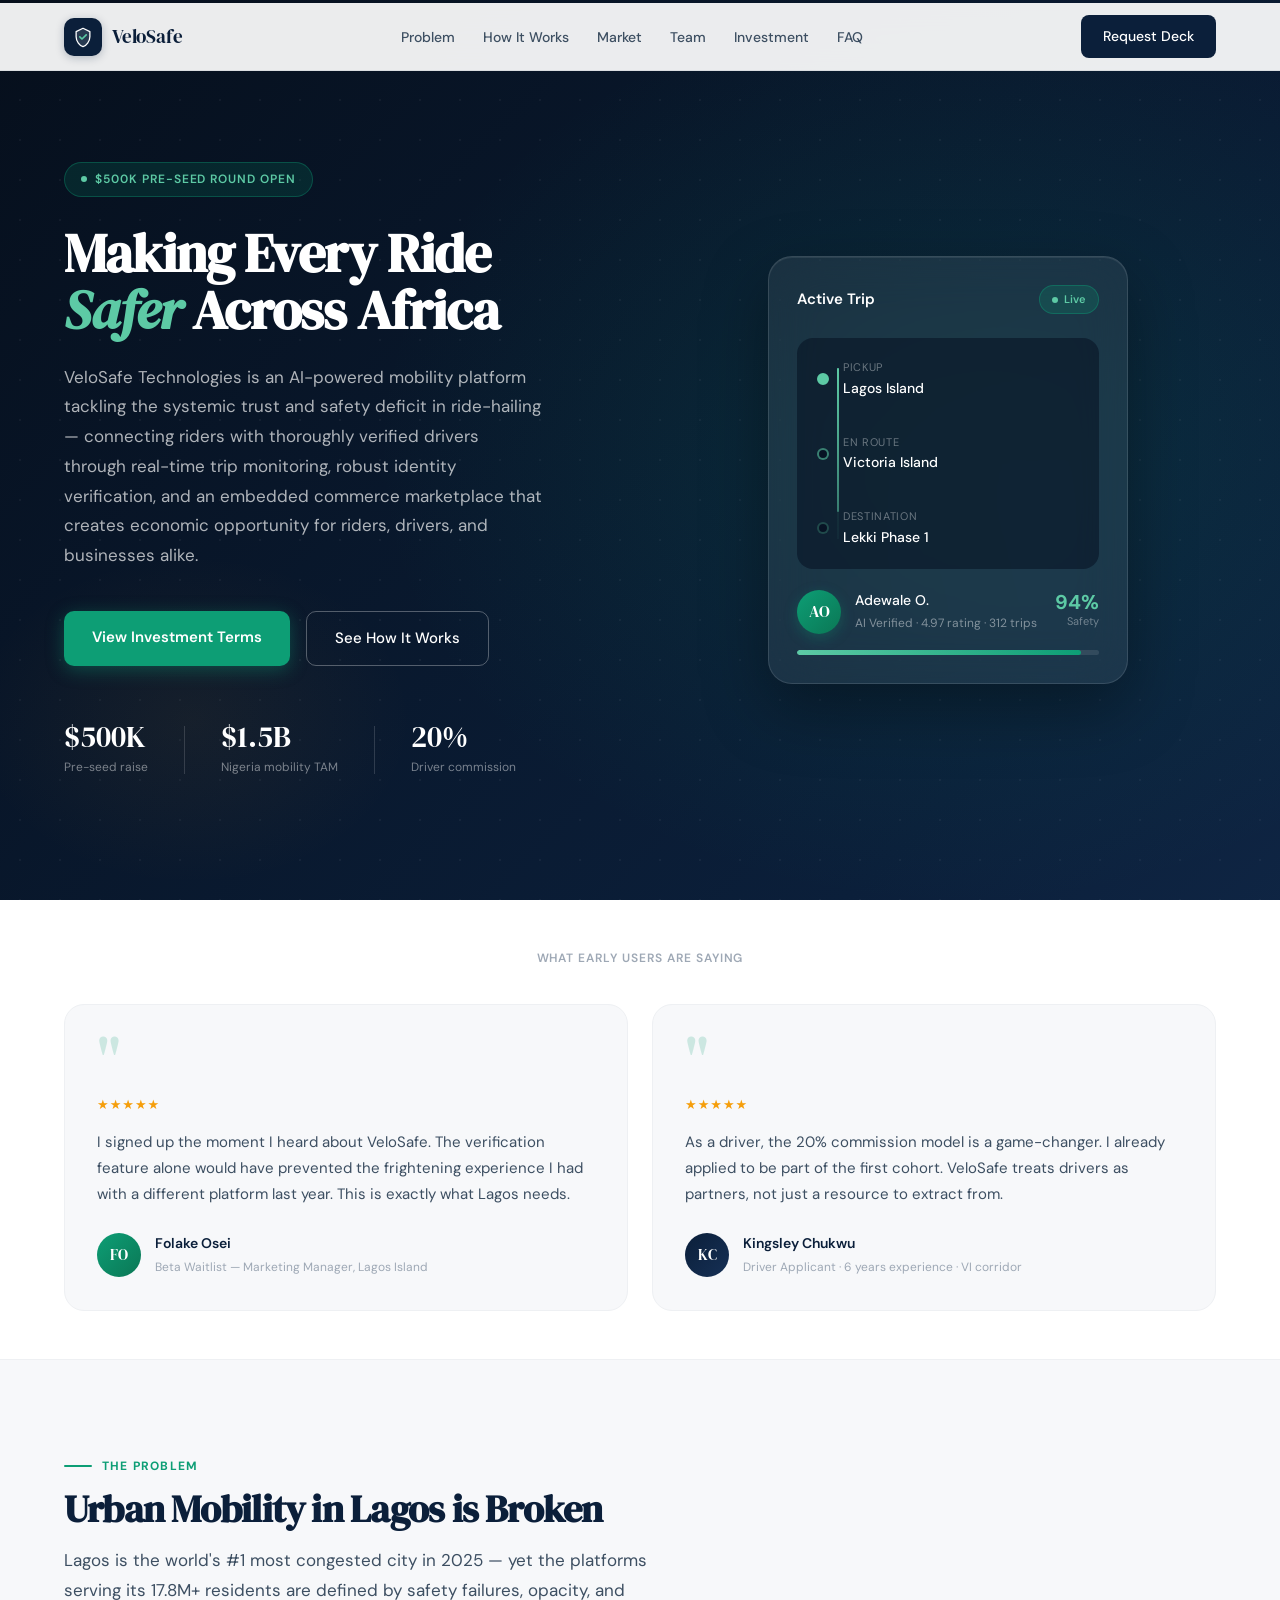
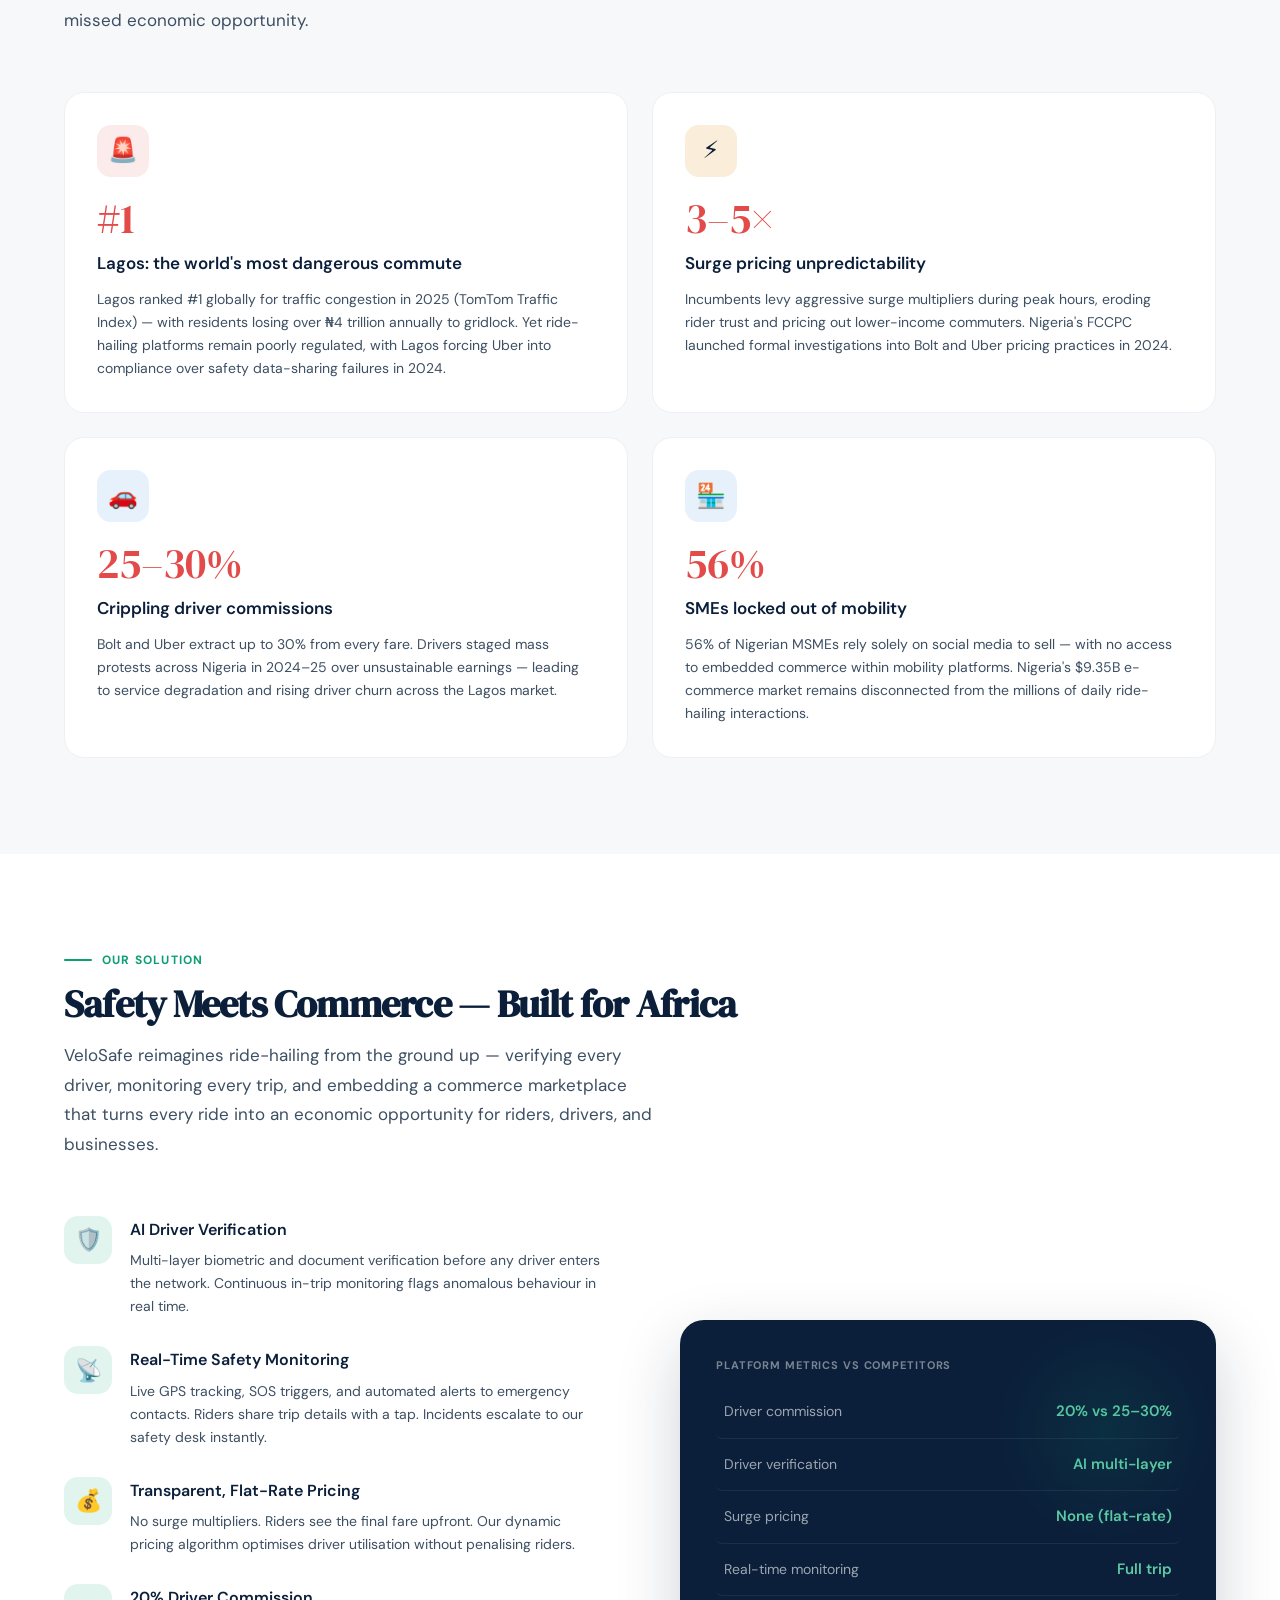
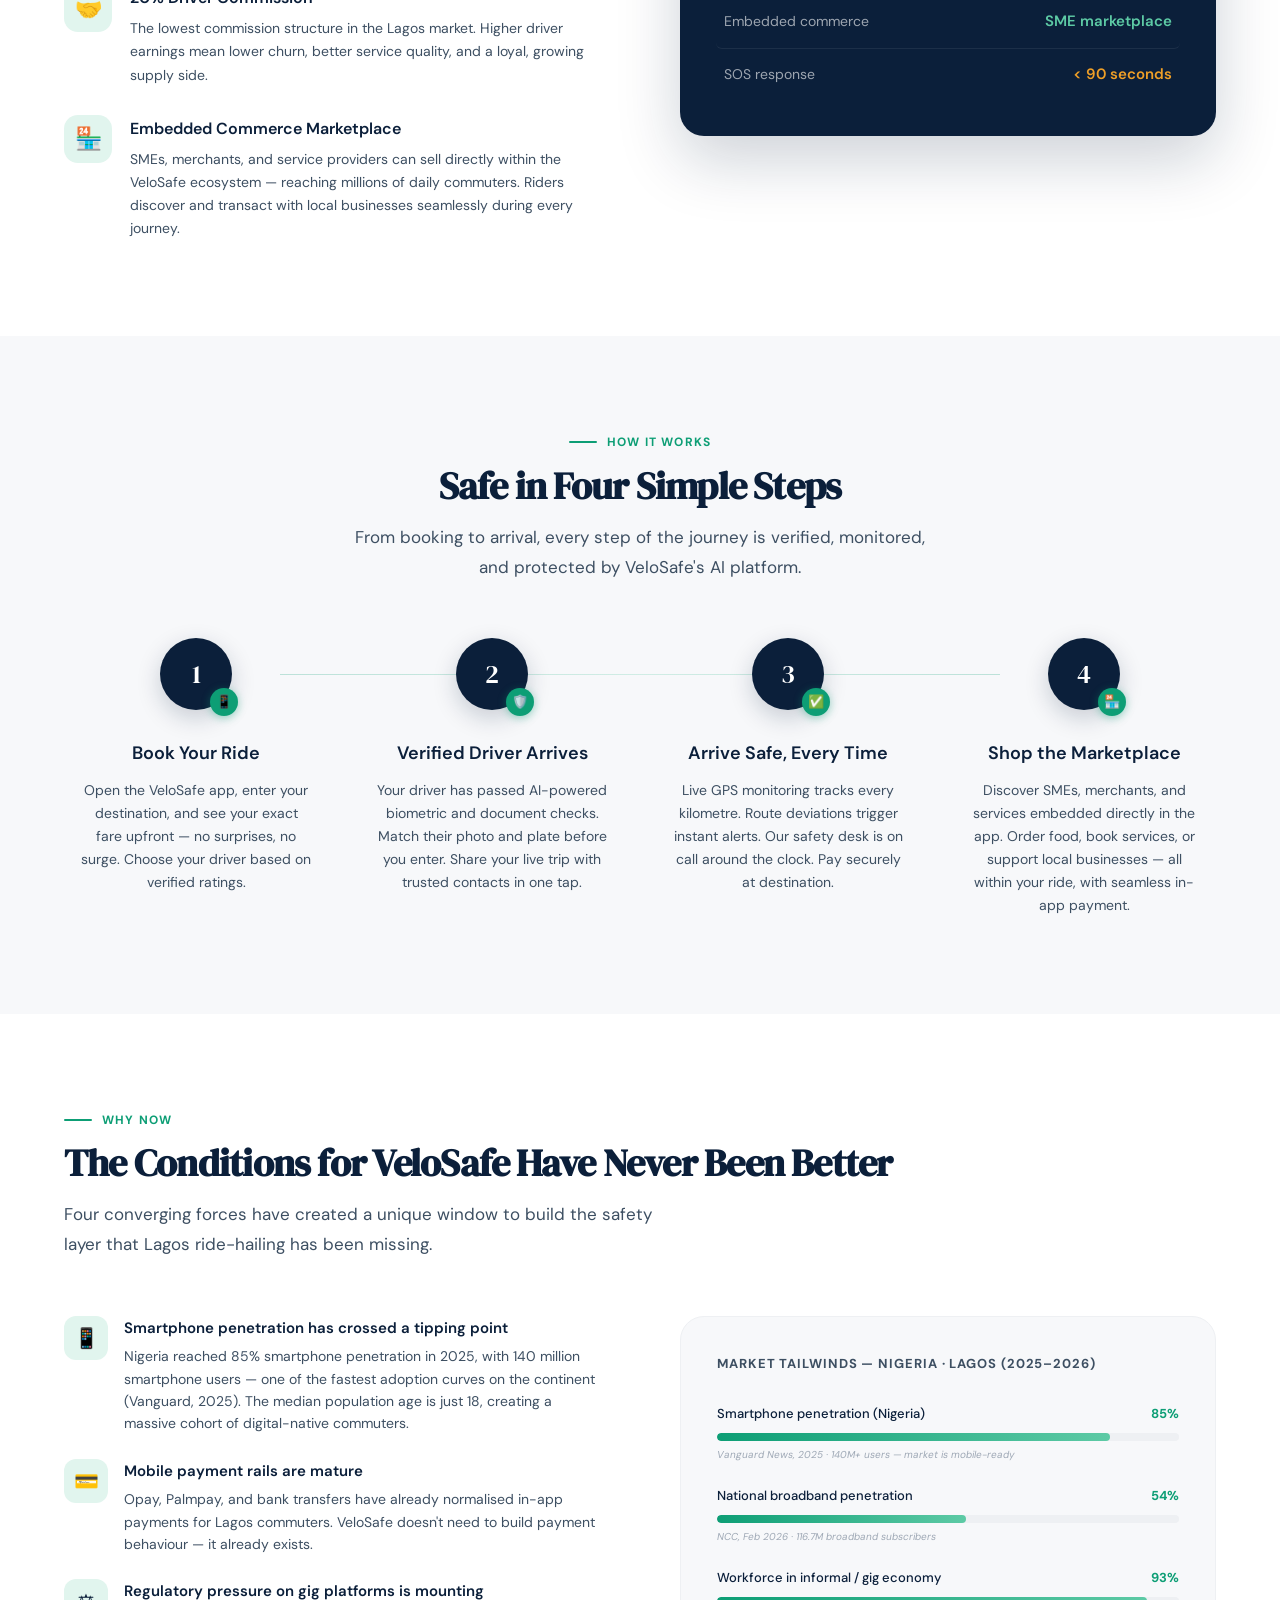
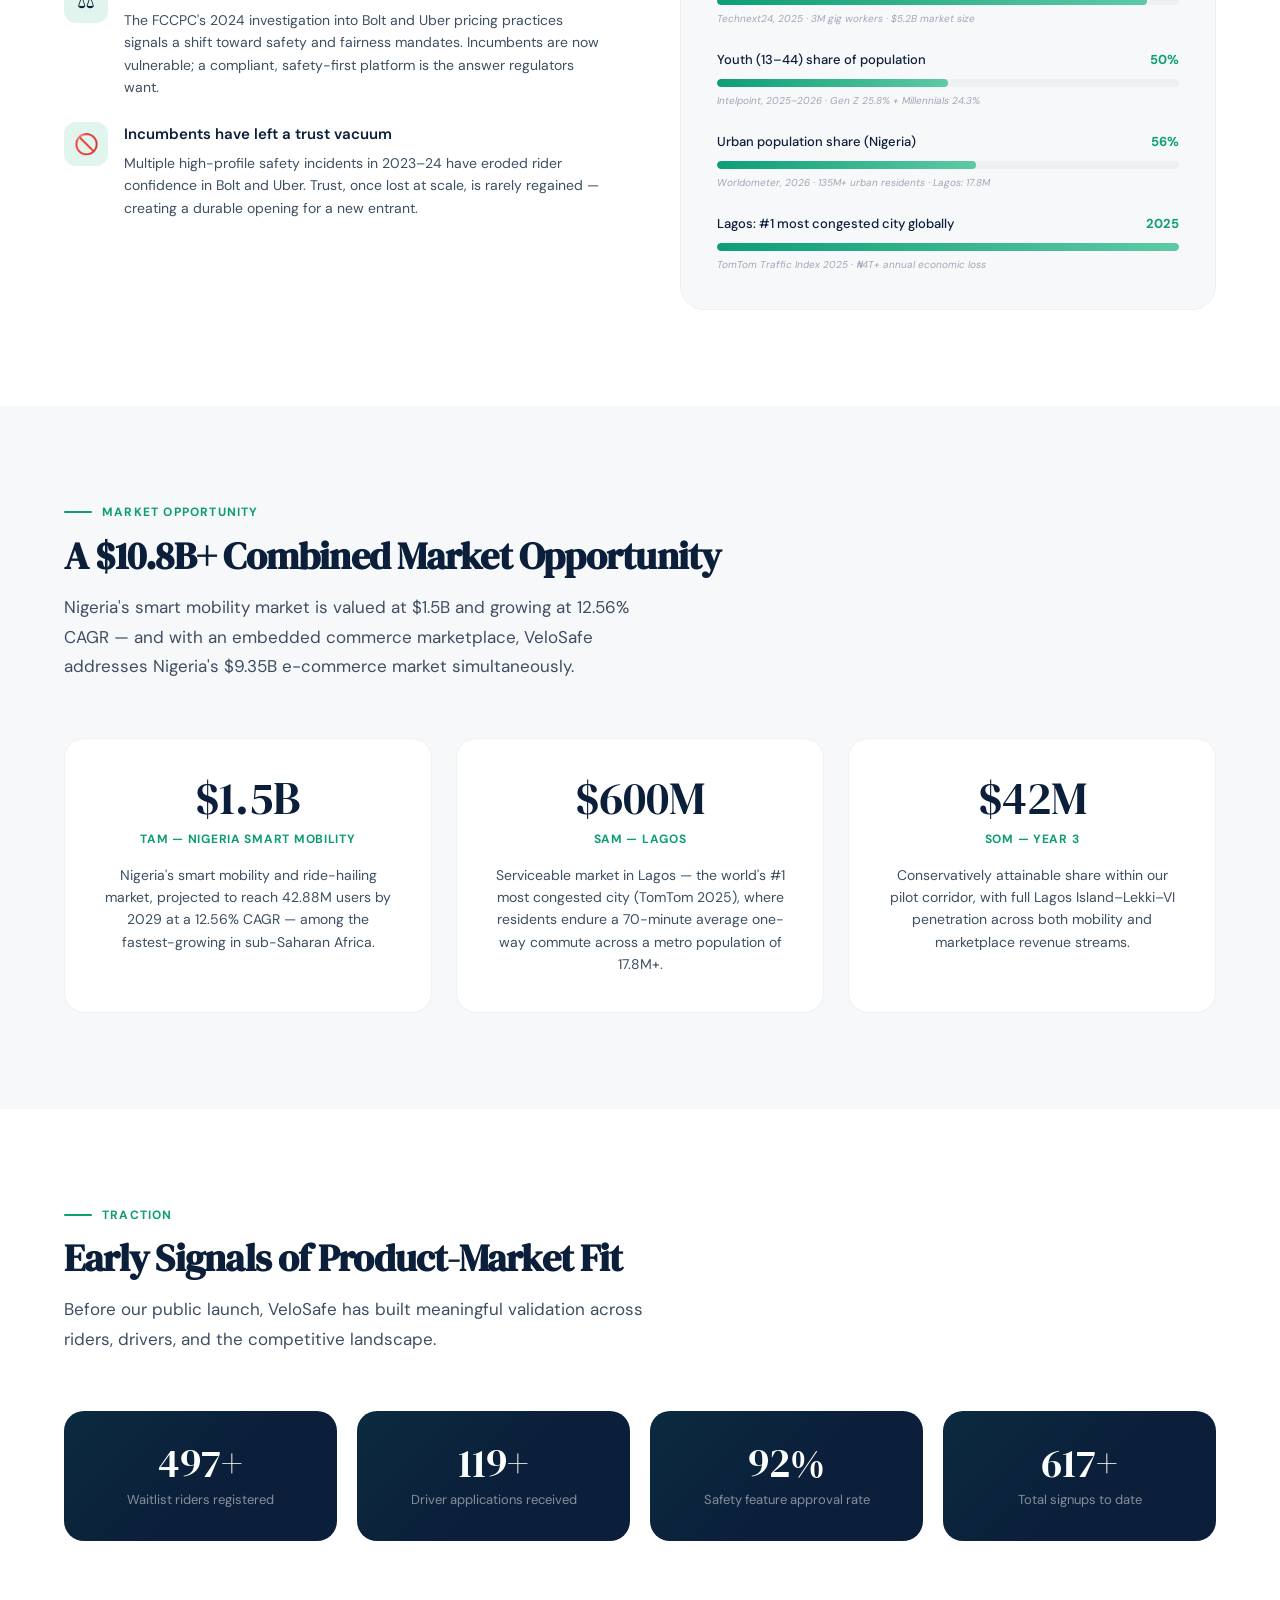
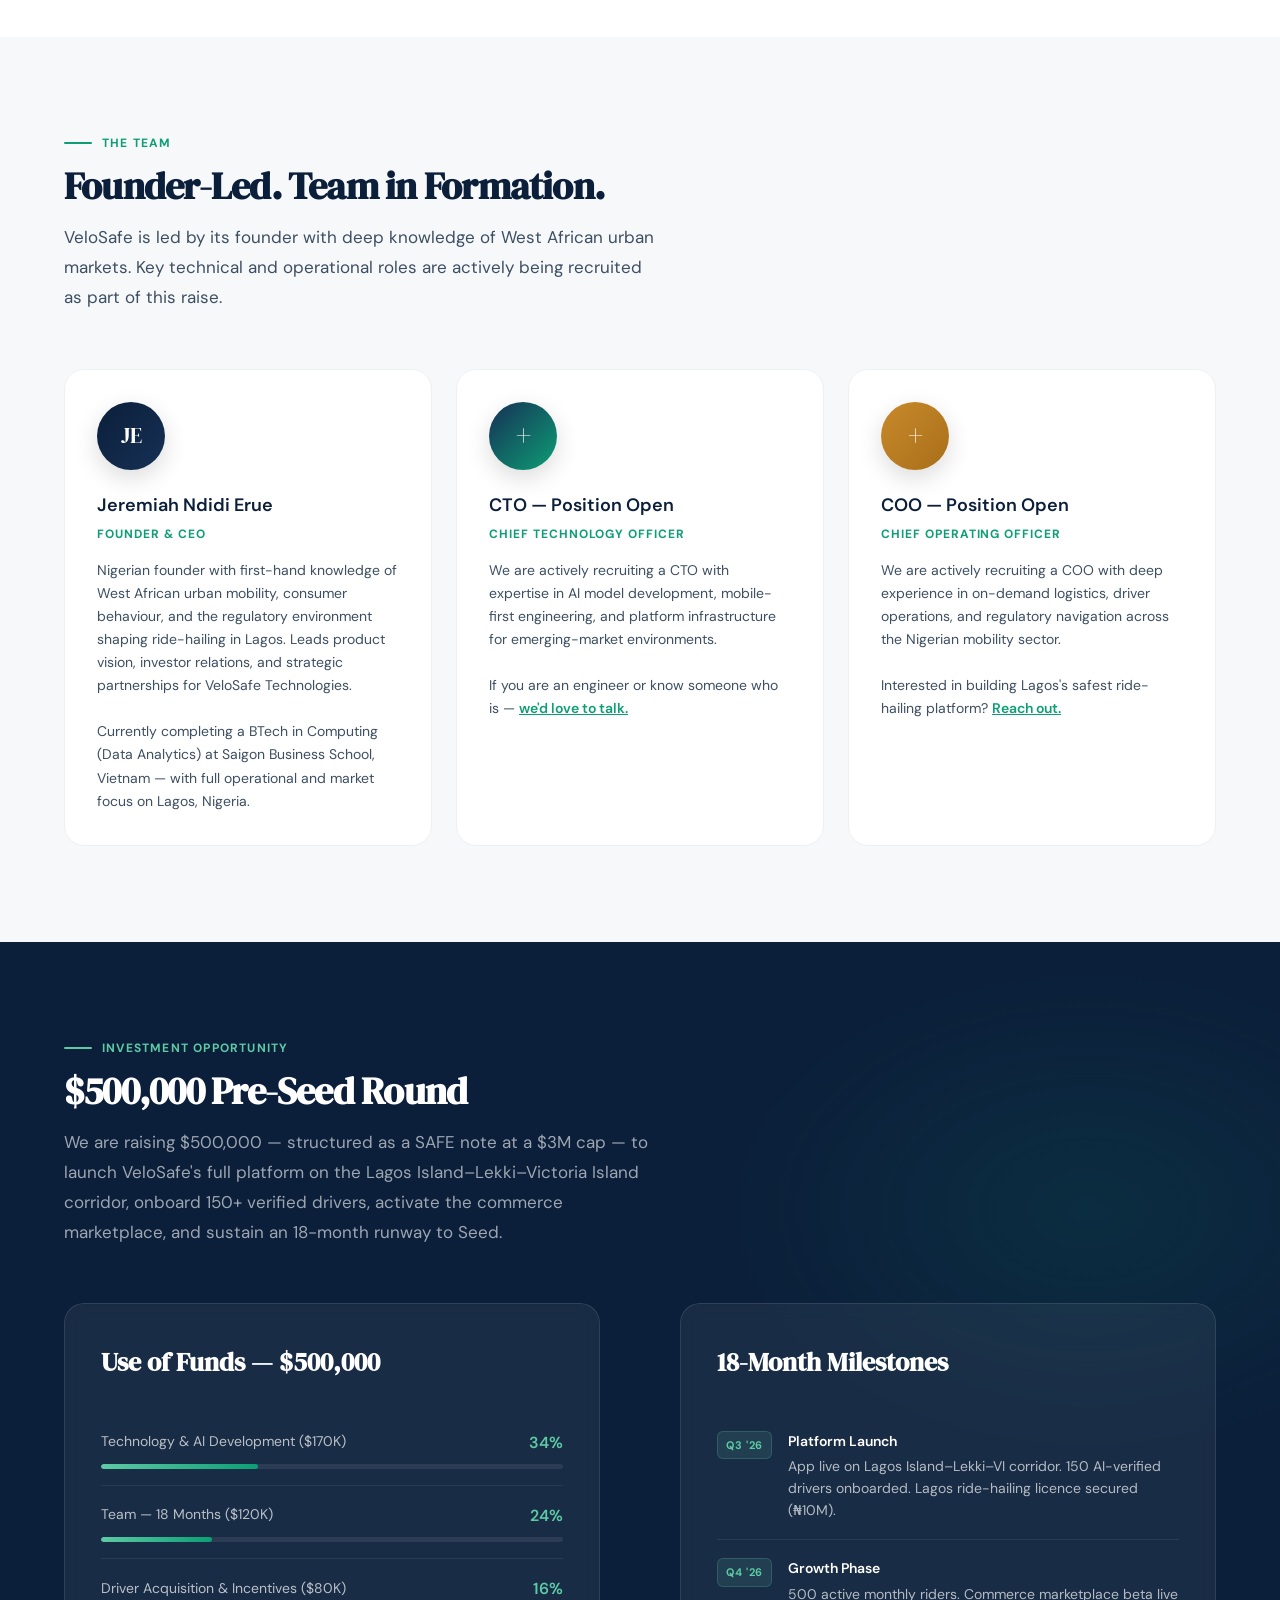
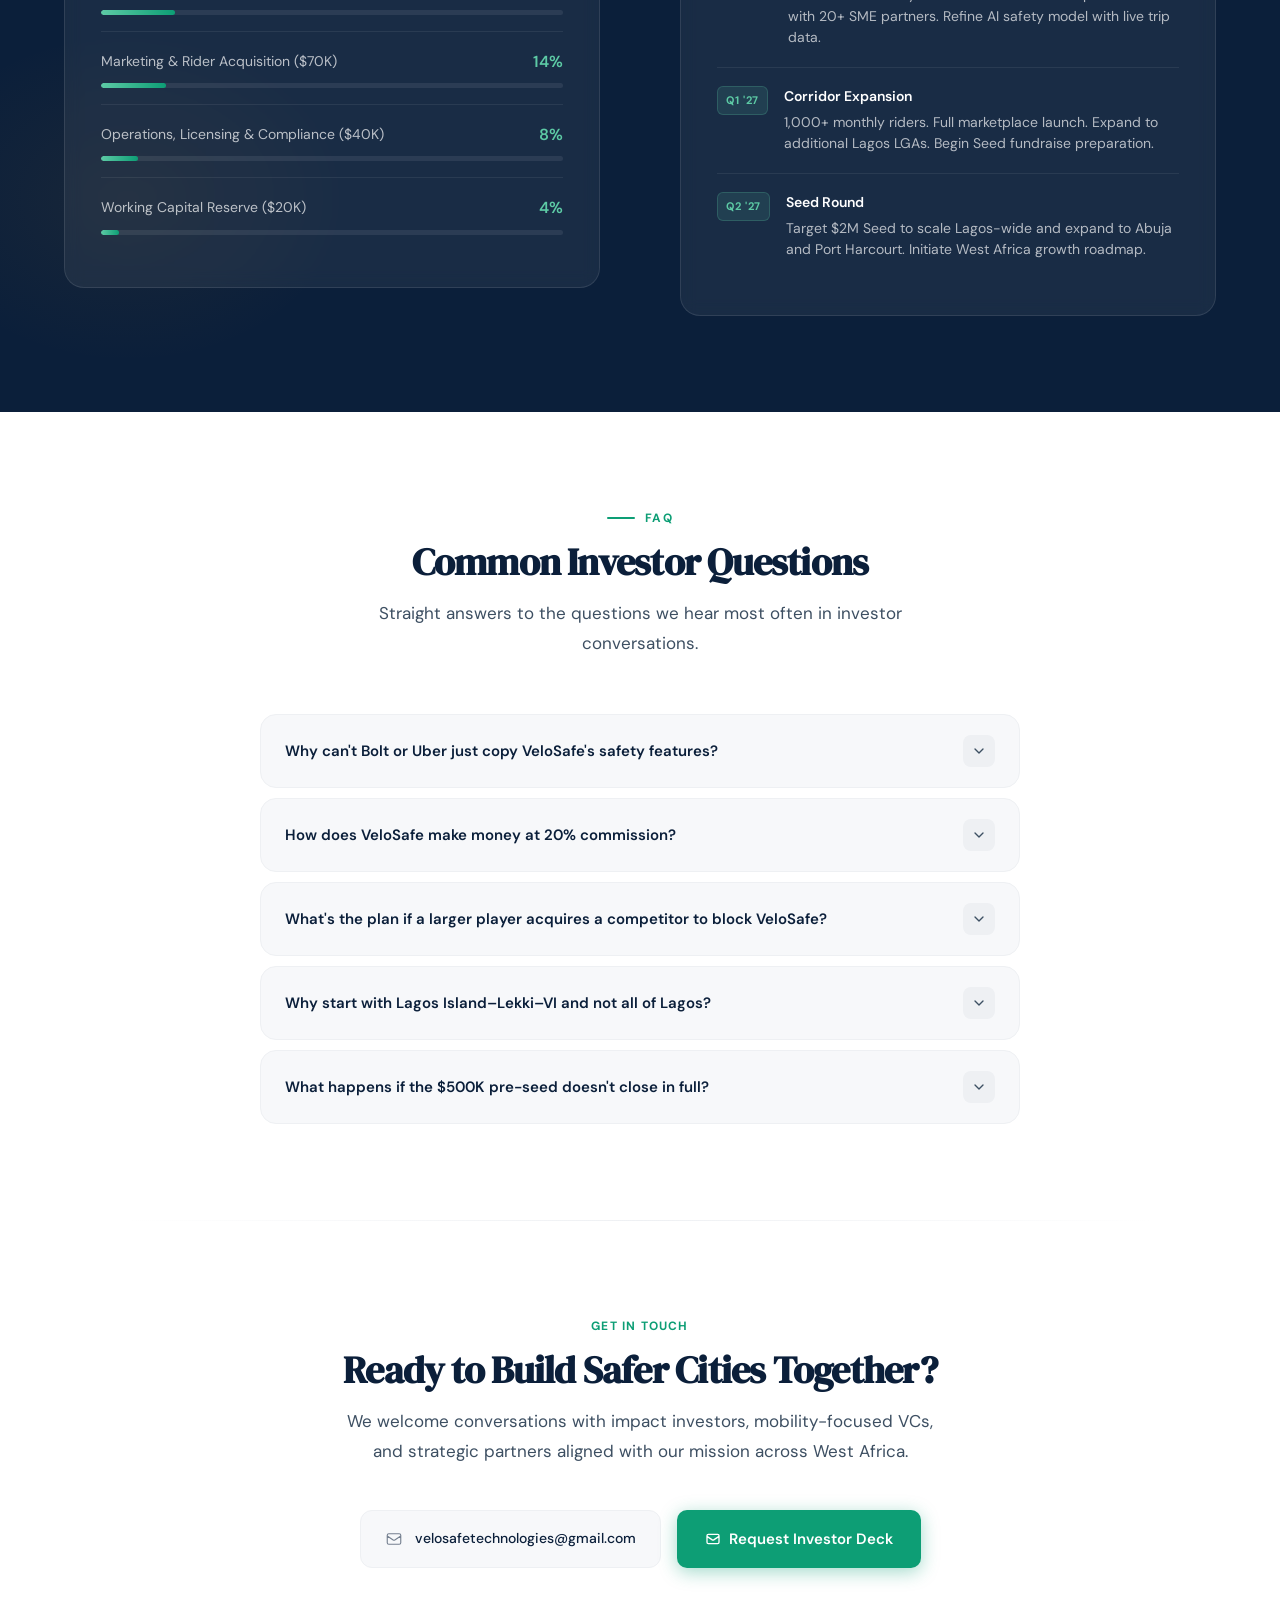
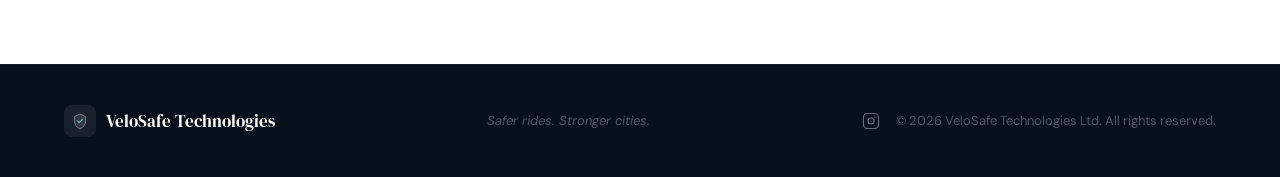
<file: index.html>
<!DOCTYPE html>
<html lang="en">
<head>
<meta charset="UTF-8" />
<meta name="viewport" content="width=device-width, initial-scale=1.0"/>
<title>VeloSafe Technologies — Safer Rides. Stronger Cities.</title>

<!-- ─── OG / Social Meta Tags ─── -->
<meta name="description" content="VeloSafe is an AI-enabled ride-hailing platform built for Lagos — real-time driver verification, transparent pricing, and live safety monitoring. Pre-seed round open."/>
<meta property="og:title"       content="VeloSafe Technologies — Safer Rides. Stronger Cities."/>
<meta property="og:description" content="AI-powered ride-hailing built for Lagos. Real-time driver verification, flat-rate pricing, and live safety monitoring. Pre-seed round open."/>
<meta property="og:type"        content="website"/>
<meta property="og:image"       content="https://velosafe.ng/og-image.png"/>
<meta name="twitter:card"       content="summary_large_image"/>
<meta name="twitter:title"      content="VeloSafe Technologies — Safer Rides. Stronger Cities."/>
<meta name="twitter:description" content="AI-powered ride-hailing built for Lagos. Pre-seed round open."/>

<link href="https://fonts.googleapis.com/css2?family=DM+Serif+Display:ital@0;1&family=DM+Sans:wght@300;400;500;600&display=swap" rel="stylesheet"/>
<style>
*, *::before, *::after { box-sizing: border-box; margin: 0; padding: 0; }
:root {
  --navy: #0B1F3A;
  --navy-mid: #163055;
  --teal: #0D9E75;
  --teal-light: #E1F5EE;
  --gold: #C8892A;
  --white: #FFFFFF;
  --off-white: #F7F8FA;
  --gray-100: #EEF0F3;
  --gray-400: #9EA8B5;
  --gray-700: #3D4F62;
  --serif: 'DM Serif Display', Georgia, serif;
  --sans: 'DM Sans', system-ui, sans-serif;
}
html { scroll-behavior: smooth; }
body { font-family: var(--sans); color: var(--navy); background: var(--white); font-size: 16px; line-height: 1.7; overflow-x: hidden; }

/* ─── KEYFRAMES ─── */
@keyframes fadeInUp    { from { opacity:0; transform:translateY(32px) } to { opacity:1; transform:translateY(0) } }
@keyframes fadeInLeft  { from { opacity:0; transform:translateX(-24px) } to { opacity:1; transform:translateX(0) } }
@keyframes fadeIn      { from { opacity:0 } to { opacity:1 } }
@keyframes float       { 0%,100%{transform:translateY(0)} 50%{transform:translateY(-14px)} }
@keyframes pulse       { 0%,100%{opacity:1} 50%{opacity:.35} }
@keyframes gridSlide   { from{background-position:0 0} to{background-position:40px 40px} }
@keyframes gradientFlow{ 0%,100%{background-position:0% 50%} 50%{background-position:100% 50%} }
@keyframes navSlideDown{ from{transform:translateY(-100%);opacity:0} to{transform:translateY(0);opacity:1} }
@keyframes badgeGlow   { 0%,100%{box-shadow:0 0 0 0 rgba(13,158,117,.25)} 50%{box-shadow:0 0 18px 4px rgba(13,158,117,.12)} }
@keyframes barGrow     { from{width:0} to{width:var(--w)} }
@keyframes tripFill    { from{height:0} to{height:62%} }
@keyframes routePulse  { 0%,100%{transform:scale(1);box-shadow:0 0 0 0 rgba(93,202,165,.5)} 50%{transform:scale(1.2);box-shadow:0 0 0 6px rgba(93,202,165,0)} }

/* ─── SCROLL REVEAL ─── */
.reveal        { opacity:0; transform:translateY(28px);  transition:opacity .65s ease, transform .65s ease; }
.reveal-left   { opacity:0; transform:translateX(-28px); transition:opacity .65s ease, transform .65s ease; }
.reveal-right  { opacity:0; transform:translateX(28px);  transition:opacity .65s ease, transform .65s ease; }
.reveal.visible, .reveal-left.visible, .reveal-right.visible { opacity:1; transform:none; }
.stagger-1 { transition-delay:.1s }
.stagger-2 { transition-delay:.2s }
.stagger-3 { transition-delay:.3s }
.stagger-4 { transition-delay:.4s }

/* ─── SCROLL PROGRESS BAR ─── */
.scroll-progress {
  position:fixed; top:0; left:0; height:3px; z-index:200;
  background:linear-gradient(90deg, #5DCAA5, #0D9E75, #C8892A);
  width:0; transition:width .08s linear;
  box-shadow:0 0 8px rgba(13,158,117,.5);
  pointer-events:none;
}

/* ─── NAV ─── */
nav {
  position:fixed; top:3px; left:0; right:0; z-index:100;
  display:flex; align-items:center; justify-content:space-between;
  padding:0 5%; height:68px;
  background:rgba(255,255,255,.92);
  backdrop-filter:blur(16px);
  border-bottom:1px solid rgba(11,31,58,.07);
  animation:navSlideDown .55s ease forwards;
  transition:background .3s, box-shadow .3s;
}
nav.scrolled { background:rgba(255,255,255,.97); box-shadow:0 4px 24px rgba(11,31,58,.08); }

.logo { display:flex; align-items:center; gap:10px; text-decoration:none; }
.logo-mark {
  width:38px; height:38px; background:var(--navy); border-radius:10px;
  display:flex; align-items:center; justify-content:center;
  box-shadow:0 2px 8px rgba(11,31,58,.25);
  transition:transform .25s, box-shadow .25s;
}
.logo:hover .logo-mark { transform:translateY(-2px); box-shadow:0 6px 18px rgba(11,31,58,.3); }
.logo-mark svg { width:22px; height:22px; }
.logo-text { font-family:var(--serif); font-size:19px; color:var(--navy); letter-spacing:-.01em; }

.nav-links { display:flex; gap:28px; list-style:none; }
.nav-links a {
  text-decoration:none; font-size:14px; color:var(--gray-700); font-weight:500;
  position:relative; padding-bottom:2px; transition:color .2s;
}
.nav-links a::after {
  content:''; position:absolute; bottom:-2px; left:0; right:0;
  height:2px; background:var(--teal); border-radius:2px;
  transform:scaleX(0); transition:transform .2s; transform-origin:left;
}
.nav-links a:hover { color:var(--navy); }
.nav-links a:hover::after { transform:scaleX(1); }

.nav-cta {
  background:var(--navy); color:var(--white); border:none; border-radius:8px;
  padding:10px 22px; font-family:var(--sans); font-size:14px; font-weight:500;
  cursor:pointer; text-decoration:none;
  transition:background .2s, transform .2s, box-shadow .2s;
}
.nav-cta:hover { background:var(--navy-mid); transform:translateY(-1px); box-shadow:0 4px 12px rgba(11,31,58,.25); }

.hamburger { display:none; flex-direction:column; gap:5px; cursor:pointer; background:none; border:none; padding:4px; }
.hamburger span { display:block; width:22px; height:2px; background:var(--navy); border-radius:2px; transition:all .3s; }
.hamburger.open span:nth-child(1) { transform:translateY(7px) rotate(45deg); }
.hamburger.open span:nth-child(2) { opacity:0; transform:scaleX(0); }
.hamburger.open span:nth-child(3) { transform:translateY(-7px) rotate(-45deg); }

.mobile-menu {
  display:none; position:fixed; top:71px; left:0; right:0;
  background:rgba(255,255,255,.97); backdrop-filter:blur(16px);
  border-bottom:1px solid rgba(11,31,58,.08);
  padding:20px 5%; flex-direction:column; gap:4px;
  z-index:99; box-shadow:0 8px 32px rgba(11,31,58,.1);
  transform:translateY(-8px); opacity:0;
  transition:transform .3s, opacity .3s;
}
.mobile-menu.open { display:flex; transform:translateY(0); opacity:1; }
.mobile-menu a {
  text-decoration:none; font-size:15px; color:var(--navy); font-weight:500;
  padding:12px 0; border-bottom:1px solid var(--gray-100);
  transition:color .2s, padding-left .2s;
}
.mobile-menu a:last-child { border-bottom:none; }
.mobile-menu a:hover { color:var(--teal); padding-left:6px; }

/* ─── HERO ─── */
.hero {
  min-height:100vh; display:flex; align-items:center;
  background:linear-gradient(135deg, #060F1C 0%, #0B1F3A 40%, #163055 70%, #1A4A6B 100%);
  background-size:200% 200%;
  animation:gradientFlow 14s ease infinite;
  padding:120px 5% 80px; position:relative; overflow:hidden;
}
.hero::before {
  content:''; position:absolute; inset:0; pointer-events:none;
  background:
    radial-gradient(ellipse 900px 700px at 75% 50%, rgba(13,158,117,.14) 0%, transparent 65%),
    radial-gradient(ellipse 400px 300px at 15% 80%, rgba(200,137,42,.07) 0%, transparent 55%);
}
.hero::after {
  content:''; position:absolute; inset:0; pointer-events:none;
  background-image:radial-gradient(circle, rgba(255,255,255,.045) 1px, transparent 1px);
  background-size:40px 40px;
  animation:gridSlide 28s linear infinite;
}
.hero-grid {
  display:grid; grid-template-columns:1fr 1fr; gap:80px;
  align-items:center; max-width:1200px; margin:0 auto;
  position:relative; z-index:1; width:100%;
}
.hero-badge {
  display:inline-flex; align-items:center; gap:8px;
  background:rgba(13,158,117,.15); border:1px solid rgba(13,158,117,.35);
  border-radius:100px; padding:6px 16px; margin-bottom:28px;
  font-size:12px; font-weight:600; color:#5DCAA5;
  letter-spacing:.08em; text-transform:uppercase;
  animation:fadeInLeft .55s ease .1s both, badgeGlow 3s ease 1s infinite;
}
.hero-badge::before { content:''; width:6px; height:6px; border-radius:50%; background:#5DCAA5; animation:pulse 1.8s infinite; }
.hero h1 {
  font-family:var(--serif); font-size:clamp(38px,4.2vw,62px); line-height:1.06;
  color:var(--white); margin-bottom:24px; letter-spacing:-.02em;
  animation:fadeInUp .65s ease .2s both;
}
.hero h1 em { color:#5DCAA5; font-style:italic; }
.hero-sub {
  font-size:17px; color:rgba(255,255,255,.68); line-height:1.75;
  margin-bottom:40px; max-width:480px;
  animation:fadeInUp .65s ease .35s both;
}
.hero-actions { display:flex; gap:16px; flex-wrap:wrap; margin-bottom:56px; animation:fadeInUp .65s ease .45s both; }

.btn-primary {
  background:var(--teal); color:var(--white); border:none;
  padding:14px 28px; border-radius:10px; font-size:15px; font-weight:600;
  cursor:pointer; font-family:var(--sans); text-decoration:none; display:inline-block;
  box-shadow:0 4px 18px rgba(13,158,117,.38);
  transition:background .2s, transform .2s, box-shadow .2s;
  position:relative; overflow:hidden;
}
.btn-primary::after {
  content:''; position:absolute; inset:0;
  background:linear-gradient(90deg, transparent 0%, rgba(255,255,255,.12) 50%, transparent 100%);
  transform:translateX(-100%); transition:transform .5s;
}
.btn-primary:hover { background:#0B8863; transform:translateY(-2px); box-shadow:0 8px 28px rgba(13,158,117,.48); }
.btn-primary:hover::after { transform:translateX(100%); }

.btn-outline {
  background:transparent; color:var(--white); border:1px solid rgba(255,255,255,.3);
  padding:14px 28px; border-radius:10px; font-size:15px; font-weight:500;
  cursor:pointer; font-family:var(--sans); text-decoration:none; display:inline-block;
  transition:border-color .2s, background .2s, transform .2s;
}
.btn-outline:hover { border-color:rgba(255,255,255,.65); background:rgba(255,255,255,.07); transform:translateY(-2px); }

.hero-stats { display:flex; gap:36px; animation:fadeInUp .65s ease .55s both; }
.hero-stat-sep { width:1px; background:rgba(255,255,255,.15); align-self:stretch; margin:4px 0; }
.hero-stat-val { font-family:var(--serif); font-size:30px; color:var(--white); line-height:1; }
.hero-stat-lbl { font-size:12px; color:rgba(255,255,255,.45); margin-top:5px; }

/* ─── HERO VISUAL ─── */
.hero-visual { display:flex; align-items:center; justify-content:center; animation:fadeIn .8s ease .4s both; }
.app-card {
  background:rgba(255,255,255,.07); border:1px solid rgba(255,255,255,.12);
  border-radius:24px; padding:28px; width:100%; max-width:360px;
  backdrop-filter:blur(24px);
  animation:float 6s ease-in-out infinite;
  box-shadow:0 24px 64px rgba(0,0,0,.35), inset 0 1px 0 rgba(255,255,255,.08);
}
.app-card-header { display:flex; align-items:center; justify-content:space-between; margin-bottom:24px; }
.app-card-title { color:var(--white); font-weight:600; font-size:15px; }
.live-badge {
  display:flex; align-items:center; gap:6px;
  background:rgba(13,158,117,.2); border:1px solid rgba(13,158,117,.4);
  border-radius:100px; padding:4px 12px; font-size:11px; color:#5DCAA5; font-weight:600;
}
.live-dot { width:6px; height:6px; border-radius:50%; background:#5DCAA5; animation:pulse 1.5s infinite; }
.route-map {
  background:rgba(7,17,34,.55); border-radius:16px; padding:20px;
  margin-bottom:20px; position:relative; min-height:160px;
}
.route-line {
  position:absolute; left:40px; top:30px; bottom:30px; width:2px;
  background:linear-gradient(to bottom, rgba(93,202,165,.2), rgba(93,202,165,.05));
}
.route-progress {
  position:absolute; left:40px; top:30px; width:2px;
  background:linear-gradient(to bottom, #5DCAA5, rgba(93,202,165,.5));
  border-radius:2px; height:0; animation:tripFill 2.5s ease 1.2s forwards;
}
.route-point { display:flex; align-items:center; gap:14px; margin-bottom:20px; position:relative; }
.route-point:last-child { margin-bottom:0; }
.route-dot {
  width:12px; height:12px; border-radius:50%;
  border:2px solid rgba(93,202,165,.3); background:rgba(7,17,34,.8);
  flex-shrink:0; z-index:1;
}
.route-dot.active { background:#5DCAA5; border-color:#5DCAA5; animation:routePulse 2s ease infinite; }
.route-dot.mid { border-color:rgba(93,202,165,.6); }
.route-label { font-size:11px; color:rgba(255,255,255,.38); text-transform:uppercase; letter-spacing:.06em; }
.route-name  { font-size:14px; color:var(--white); font-weight:500; }
.driver-card { display:flex; align-items:center; gap:14px; margin-bottom:16px; }
.driver-avatar {
  width:44px; height:44px; border-radius:50%;
  background:linear-gradient(135deg, #0D9E75, #0B7755);
  display:flex; align-items:center; justify-content:center;
  font-family:var(--serif); font-size:16px; color:var(--white); flex-shrink:0;
  box-shadow:0 4px 14px rgba(13,158,117,.3);
}
.driver-name { font-size:14px; color:var(--white); font-weight:500; }
.driver-meta { font-size:12px; color:rgba(255,255,255,.45); }
.driver-score { text-align:right; }
.driver-score-val { font-size:20px; font-weight:700; color:#5DCAA5; line-height:1; }
.driver-score-lbl { font-size:11px; color:rgba(255,255,255,.38); }
.safety-bar { height:5px; background:rgba(255,255,255,.1); border-radius:3px; overflow:hidden; }
.safety-bar-fill { height:100%; width:0; border-radius:3px; background:linear-gradient(90deg, #5DCAA5, #0D9E75); --w:94%; animation:barGrow 1.5s ease 2s forwards; }

/* ─── SOCIAL PROOF ─── */
.social-proof { background:var(--white); padding:48px 5%; border-bottom:1px solid var(--gray-100); }
.social-proof-inner { max-width:1200px; margin:0 auto; }
.proof-label {
  font-size:12px; color:var(--gray-400); font-weight:600; letter-spacing:.08em;
  text-transform:uppercase; text-align:center; margin-bottom:36px;
}
.testimonials { display:grid; grid-template-columns:1fr 1fr; gap:24px; }
.testimonial-card {
  background:var(--off-white); border:1px solid var(--gray-100); border-radius:20px; padding:32px;
  position:relative; transition:border-color .2s, box-shadow .2s;
}
.testimonial-card:hover { border-color:rgba(13,158,117,.25); box-shadow:0 8px 32px rgba(11,31,58,.07); }
.quote-icon { font-family:var(--serif); font-size:56px; color:var(--teal); opacity:.18; line-height:.8; margin-bottom:12px; }
.testimonial-text { font-size:15px; color:var(--gray-700); line-height:1.72; margin-bottom:24px; }
.testimonial-author { display:flex; align-items:center; gap:14px; }
.testimonial-avatar {
  width:44px; height:44px; border-radius:50%;
  display:flex; align-items:center; justify-content:center;
  font-family:var(--serif); font-size:15px; color:var(--white); flex-shrink:0;
}
.testimonial-avatar.t1 { background:linear-gradient(135deg, #0D9E75, #0B7755); }
.testimonial-avatar.t2 { background:linear-gradient(135deg, var(--navy), var(--navy-mid)); }
.testimonial-name  { font-size:14px; font-weight:600; color:var(--navy); }
.testimonial-title { font-size:12px; color:var(--gray-400); margin-top:2px; }
.stars { color:#F59E0B; font-size:13px; letter-spacing:1px; margin-bottom:14px; }

/* ─── SECTIONS COMMON ─── */
section { padding:96px 5%; }
.section-inner { max-width:1200px; margin:0 auto; }
.section-label {
  font-size:12px; font-weight:700; letter-spacing:.1em; text-transform:uppercase;
  color:var(--teal); margin-bottom:12px; display:flex; align-items:center; gap:10px;
}
.section-label::before { content:''; display:block; width:28px; height:2px; background:var(--teal); border-radius:2px; flex-shrink:0; }
.section-title { font-family:var(--serif); font-size:clamp(28px,3vw,46px); color:var(--navy); line-height:1.1; margin-bottom:16px; letter-spacing:-.02em; }
.section-sub { font-size:17px; color:var(--gray-700); max-width:600px; line-height:1.75; }

/* ─── PROBLEM ─── */
.problem { background:var(--off-white); }
.problem-grid { display:grid; grid-template-columns:1fr 1fr; gap:24px; margin-top:56px; }
.problem-card {
  background:var(--white); border-radius:20px; padding:32px;
  border:1px solid var(--gray-100); transition:transform .3s, box-shadow .3s;
}
.problem-card:hover { transform:translateY(-6px); box-shadow:0 16px 48px rgba(11,31,58,.1); }
.problem-icon {
  width:52px; height:52px; border-radius:14px; margin-bottom:20px;
  display:flex; align-items:center; justify-content:center; font-size:24px;
  transition:transform .3s;
}
.problem-card:hover .problem-icon { transform:scale(1.08) rotate(-4deg); }
.problem-icon.red   { background:#FCEBEB; }
.problem-icon.amber { background:#FAEEDA; }
.problem-icon.blue  { background:#E6F1FB; }
.problem-card h3 { font-size:17px; font-weight:600; color:var(--navy); margin-bottom:10px; }
.problem-card p  { font-size:14px; color:var(--gray-700); line-height:1.65; }
.problem-stat { font-family:var(--serif); font-size:42px; color:#E24B4A; margin-bottom:10px; line-height:1; }

/* ─── SOLUTION ─── */
.solution-grid { display:grid; grid-template-columns:1fr 1fr; gap:80px; align-items:center; margin-top:56px; }
.feature-list { display:flex; flex-direction:column; gap:28px; }
.feature-item { display:flex; gap:18px; }
.feature-icon {
  width:48px; height:48px; border-radius:14px; background:var(--teal-light);
  display:flex; align-items:center; justify-content:center; flex-shrink:0; font-size:22px;
  transition:transform .3s, background .3s;
}
.feature-item:hover .feature-icon { transform:scale(1.08); background:#C8EDE2; }
.feature-item h3 { font-size:16px; font-weight:600; color:var(--navy); margin-bottom:6px; }
.feature-item p  { font-size:14px; color:var(--gray-700); line-height:1.65; }
.solution-visual {
  background:var(--navy); border-radius:24px; padding:36px;
  box-shadow:0 24px 64px rgba(11,31,58,.2); position:relative; overflow:hidden;
}
.solution-visual::before {
  content:''; position:absolute; top:0; right:0; width:220px; height:220px;
  background:radial-gradient(circle, rgba(13,158,117,.12) 0%, transparent 70%); pointer-events:none;
}
.sv-title { font-size:11px; color:rgba(255,255,255,.45); font-weight:700; margin-bottom:12px; letter-spacing:.08em; text-transform:uppercase; }
.sv-metric {
  display:flex; justify-content:space-between; align-items:center;
  padding:13px 8px; border-bottom:1px solid rgba(255,255,255,.07);
  border-radius:6px; transition:background .2s;
}
.sv-metric:last-child { border-bottom:none; }
.sv-metric:hover { background:rgba(255,255,255,.04); }
.sv-metric-label { font-size:14px; color:rgba(255,255,255,.6); }
.sv-metric-val { font-size:15px; font-weight:600; color:var(--white); }
.sv-metric-val.green { color:#5DCAA5; }
.sv-metric-val.amber { color:#EF9F27; }

/* ─── HOW IT WORKS ─── */
.how-it-works { background:var(--off-white); }
.steps-wrapper { margin-top:56px; position:relative; }
.steps-connector {
  display:none;
  position:absolute; top:36px; left:calc(16.67% + 24px); right:calc(16.67% + 24px);
  height:1px; background:linear-gradient(90deg, var(--teal), #5DCAA5 50%, var(--teal));
  opacity:.25;
}
.steps-grid { display:grid; grid-template-columns:repeat(4,1fr); gap:32px; }
@media (min-width:700px) { .steps-connector { display:block; } }
.step-card { text-align:center; padding:0 16px; }
.step-num {
  width:72px; height:72px; border-radius:50%; background:var(--navy);
  display:flex; align-items:center; justify-content:center;
  margin:0 auto 28px; position:relative; z-index:1;
  box-shadow:0 8px 24px rgba(11,31,58,.2);
  transition:transform .3s, box-shadow .3s;
}
.step-card:hover .step-num { transform:translateY(-4px) scale(1.06); box-shadow:0 16px 36px rgba(11,31,58,.22); }
.step-num-text { font-family:var(--serif); font-size:26px; color:var(--white); }
.step-badge {
  position:absolute; bottom:-6px; right:-6px; width:28px; height:28px;
  background:var(--teal); border-radius:50%;
  display:flex; align-items:center; justify-content:center; font-size:13px;
  box-shadow:0 2px 8px rgba(13,158,117,.4);
}
.step-card h3 { font-size:18px; font-weight:600; color:var(--navy); margin-bottom:10px; }
.step-card p  { font-size:14px; color:var(--gray-700); line-height:1.65; }

/* ─── WHY NOW ─── */
.why-now { background:var(--white); }
.why-now-grid { display:grid; grid-template-columns:1fr 1fr; gap:80px; align-items:start; margin-top:56px; }
.why-points { display:flex; flex-direction:column; gap:24px; }
.why-point { display:flex; gap:16px; align-items:flex-start; }
.why-point-icon {
  width:44px; height:44px; border-radius:12px; background:var(--teal-light);
  display:flex; align-items:center; justify-content:center; font-size:20px; flex-shrink:0;
  transition:transform .3s;
}
.why-point:hover .why-point-icon { transform:scale(1.08); }
.why-point h4 { font-size:15px; font-weight:600; color:var(--navy); margin-bottom:4px; }
.why-point p  { font-size:14px; color:var(--gray-700); line-height:1.6; }
.why-visual { background:var(--off-white); border-radius:24px; padding:36px; border:1px solid var(--gray-100); }
.why-visual-title { font-size:13px; font-weight:700; color:var(--gray-700); text-transform:uppercase; letter-spacing:.07em; margin-bottom:28px; }
.trend-item { margin-bottom:22px; }
.trend-item:last-child { margin-bottom:0; }
.trend-top { display:flex; justify-content:space-between; font-size:13px; color:var(--navy); font-weight:500; margin-bottom:8px; }
.trend-pct { color:var(--teal); font-weight:700; }
.trend-bar-wrap { height:8px; background:var(--gray-100); border-radius:4px; overflow:hidden; }
.trend-bar { height:100%; border-radius:4px; background:linear-gradient(90deg, var(--teal), #5DCAA5); width:0; transition:width 1.4s cubic-bezier(.16,1,.3,1); }
.trend-source { font-size:10px; color:var(--gray-400); margin-top:5px; font-style:italic; }

/* ─── MARKET ─── */
.market { background:var(--off-white); }
.market-grid { display:grid; grid-template-columns:repeat(3,1fr); gap:24px; margin-top:56px; }
.market-card {
  background:var(--white); border-radius:20px; padding:36px;
  border:1px solid var(--gray-100); text-align:center;
  transition:transform .3s, box-shadow .3s; position:relative; overflow:hidden;
}
.market-card::after {
  content:''; position:absolute; bottom:0; left:0; right:0; height:3px;
  background:linear-gradient(90deg, var(--teal), #5DCAA5);
  transform:scaleX(0); transition:transform .3s; transform-origin:left;
}
.market-card:hover { transform:translateY(-6px); box-shadow:0 16px 48px rgba(11,31,58,.1); }
.market-card:hover::after { transform:scaleX(1); }
.market-card .big-num { font-family:var(--serif); font-size:46px; color:var(--navy); line-height:1; margin-bottom:8px; }
.market-card .num-label { font-size:12px; font-weight:700; color:var(--teal); margin-bottom:14px; letter-spacing:.06em; text-transform:uppercase; }
.market-card p { font-size:14px; color:var(--gray-700); line-height:1.6; }

/* ─── TRACTION ─── */
.traction-grid { display:grid; grid-template-columns:repeat(4,1fr); gap:20px; margin-top:56px; }
.traction-card {
  background:var(--navy); border-radius:20px; padding:32px; text-align:center;
  transition:transform .3s, box-shadow .3s; position:relative; overflow:hidden;
}
.traction-card::before {
  content:''; position:absolute; inset:0;
  background:linear-gradient(135deg, rgba(13,158,117,.09) 0%, transparent 55%); pointer-events:none;
}
.traction-card:hover { transform:translateY(-4px); box-shadow:0 12px 36px rgba(11,31,58,.3); }
.traction-val { font-family:var(--serif); font-size:40px; color:var(--white); margin-bottom:8px; line-height:1; }
.traction-lbl { font-size:13px; color:rgba(255,255,255,.5); line-height:1.4; }

/* ─── TEAM ─── */
.team { background:var(--off-white); }
.team-grid { display:grid; grid-template-columns:repeat(3,1fr); gap:24px; margin-top:56px; }
.team-card {
  background:var(--white); border-radius:20px; padding:32px;
  border:1px solid var(--gray-100); transition:transform .3s, box-shadow .3s;
}
.team-card:hover { transform:translateY(-6px); box-shadow:0 16px 48px rgba(11,31,58,.1); }
.team-avatar {
  width:68px; height:68px; border-radius:50%; margin-bottom:20px;
  display:flex; align-items:center; justify-content:center;
  font-family:var(--serif); font-size:22px; color:var(--white);
  box-shadow:0 8px 24px rgba(0,0,0,.14); transition:transform .3s;
}
.team-card:hover .team-avatar { transform:scale(1.06); }
.team-avatar.navy { background:linear-gradient(135deg, var(--navy), var(--navy-mid)); }
.team-avatar.teal { background:linear-gradient(135deg, #0D9E75, #0B7755); }
.team-avatar.gold { background:linear-gradient(135deg, var(--gold), #A86F1A); }
.team-name { font-size:18px; font-weight:600; color:var(--navy); margin-bottom:4px; }
.team-role { font-size:12px; color:var(--teal); font-weight:700; margin-bottom:14px; text-transform:uppercase; letter-spacing:.08em; }
.team-bio { font-size:14px; color:var(--gray-700); line-height:1.65; }

/* ─── RAISE ─── */
.raise { background:var(--navy); position:relative; overflow:hidden; }
.raise::before {
  content:''; position:absolute; inset:0; pointer-events:none;
  background:
    radial-gradient(ellipse 600px 400px at 85% 25%, rgba(13,158,117,.11) 0%, transparent 60%),
    radial-gradient(ellipse 400px 300px at 10% 80%, rgba(200,137,42,.07) 0%, transparent 55%);
}
.raise .section-label { color:#5DCAA5; }
.raise .section-label::before { background:#5DCAA5; }
.raise .section-title { color:var(--white); }
.raise .section-sub  { color:rgba(255,255,255,.6); }

.raise-grid { display:grid; grid-template-columns:1fr 1fr; gap:80px; align-items:start; margin-top:56px; position:relative; z-index:1; }
.raise-card {
  background:rgba(255,255,255,.06); border:1px solid rgba(255,255,255,.1);
  border-radius:20px; padding:36px; backdrop-filter:blur(8px);
  transition:border-color .3s;
}
.raise-card:hover { border-color:rgba(255,255,255,.18); }
.raise-card h3 { font-family:var(--serif); font-size:26px; color:var(--white); margin-bottom:28px; }
.use-item { padding:16px 0; border-bottom:1px solid rgba(255,255,255,.07); }
.use-item:last-child { border-bottom:none; }
.use-item-top { display:flex; justify-content:space-between; align-items:center; margin-bottom:8px; }
.use-label { font-size:14px; color:rgba(255,255,255,.7); }
.use-pct   { font-size:16px; font-weight:600; color:#5DCAA5; }
.use-bar-wrap { height:5px; background:rgba(255,255,255,.08); border-radius:3px; overflow:hidden; }
.use-bar { height:100%; background:linear-gradient(90deg, #5DCAA5, #0D9E75); border-radius:3px; width:0; transition:width 1.4s cubic-bezier(.16,1,.3,1); }
.milestone-item { display:flex; gap:16px; padding:18px 0; border-bottom:1px solid rgba(255,255,255,.07); }
.milestone-item:last-child { border-bottom:none; }
.m-q {
  font-size:11px; font-weight:700; color:#5DCAA5; letter-spacing:.06em;
  background:rgba(93,202,165,.12); border:1px solid rgba(93,202,165,.22);
  border-radius:6px; padding:4px 8px; text-align:center; white-space:nowrap; height:fit-content; flex-shrink:0;
}
.m-text { font-size:14px; color:rgba(255,255,255,.68); line-height:1.55; }
.m-text strong { color:var(--white); font-weight:600; display:block; margin-bottom:4px; }

/* ─── FAQ ─── */
.faq { background:var(--white); }
.faq .section-sub { margin-bottom:0; }
.faq-list { max-width:760px; margin:56px auto 0; display:flex; flex-direction:column; gap:10px; }
.faq-item {
  background:var(--off-white); border:1px solid var(--gray-100); border-radius:16px;
  overflow:hidden; transition:border-color .25s, box-shadow .25s;
}
.faq-item.open { border-color:rgba(13,158,117,.3); box-shadow:0 4px 24px rgba(13,158,117,.09); background:var(--white); }
.faq-question {
  display:flex; justify-content:space-between; align-items:center; gap:16px;
  padding:20px 24px; cursor:pointer; user-select:none;
}
.faq-question h4 { font-size:15px; font-weight:600; color:var(--navy); line-height:1.4; }
.faq-chevron {
  width:32px; height:32px; border-radius:8px; background:var(--gray-100);
  display:flex; align-items:center; justify-content:center; flex-shrink:0;
  transition:background .2s, transform .35s;
}
.faq-item.open .faq-chevron { background:var(--teal-light); transform:rotate(180deg); }
.faq-chevron svg { width:16px; height:16px; stroke:var(--gray-700); transition:stroke .2s; }
.faq-item.open .faq-chevron svg { stroke:var(--teal); }
.faq-answer {
  max-height:0; overflow:hidden;
  transition:max-height .4s cubic-bezier(.16,1,.3,1);
  padding:0 24px;
}
.faq-answer p { font-size:14px; color:var(--gray-700); line-height:1.75; padding-bottom:20px; }
.faq-item.open .faq-answer { max-height:280px; }

/* ─── CONTACT ─── */
.contact { text-align:center; padding:96px 5%; position:relative; }
.contact::before {
  content:''; position:absolute; top:0; left:10%; right:10%; height:1px;
  background:linear-gradient(90deg, transparent, var(--gray-100), transparent);
}
.contact .section-label { justify-content:center; }
.contact .section-label::before { display:none; }
.contact .section-title { margin:0 auto 16px; }
.contact .section-sub  { margin:0 auto 44px; text-align:center; }
.contact-actions { display:flex; gap:16px; justify-content:center; flex-wrap:wrap; }
.contact-card {
  display:inline-flex; align-items:center; gap:12px;
  border:1px solid var(--gray-100); border-radius:12px; padding:16px 24px;
  background:var(--off-white); text-decoration:none;
  font-size:14px; color:var(--navy); font-weight:500;
  transition:border-color .2s, transform .2s, box-shadow .2s;
}
.contact-card:hover { border-color:var(--teal); transform:translateY(-2px); box-shadow:0 8px 24px rgba(11,31,58,.08); }
.contact-card svg { width:18px; height:18px; opacity:.55; }

/* ─── FOOTER ─── */
footer {
  background:#060F1C; padding:40px 5%;
  display:flex; align-items:center; justify-content:space-between;
  border-top:1px solid rgba(255,255,255,.06);
}
.footer-brand { display:flex; align-items:center; gap:10px; }
.footer-logo-mark {
  width:32px; height:32px; background:rgba(255,255,255,.08); border-radius:8px;
  display:flex; align-items:center; justify-content:center;
}
.footer-logo-mark svg { width:18px; height:18px; }
.footer-logo    { font-family:var(--serif); font-size:17px; color:var(--white); }
.footer-copy    { font-size:13px; color:rgba(255,255,255,.3); }
.footer-tagline { font-size:13px; color:rgba(255,255,255,.3); font-style:italic; }

/* ─── RESPONSIVE ─── */
@media (max-width:900px) {
  .hero-grid, .solution-grid, .raise-grid, .why-now-grid { grid-template-columns:1fr; gap:40px; }
  .problem-grid, .market-grid, .team-grid { grid-template-columns:1fr 1fr; }
  .traction-grid { grid-template-columns:1fr 1fr; }
  .testimonials { grid-template-columns:1fr; }
  .hero-visual { display:none; }
  .nav-links, .nav-cta { display:none; }
  .hamburger { display:flex; }
  footer { flex-direction:column; gap:12px; text-align:center; }
}
@media (max-width:600px) {
  .problem-grid, .market-grid, .team-grid, .traction-grid, .steps-grid { grid-template-columns:1fr; }
  section { padding:72px 5%; }
  .hero h1 { font-size:36px; }
}
</style>
</head>
<body>

<!-- Scroll progress bar -->
<div class="scroll-progress" id="scrollProgress"></div>

<!-- ─── NAV ─── -->
<nav id="nav">
  <a href="#" class="logo">
    <div class="logo-mark">
      <svg viewBox="0 0 24 24" fill="none" xmlns="http://www.w3.org/2000/svg">
        <path d="M12 2.5L4.5 6.2v5.4c0 5.1 3.9 9.8 7.5 11 3.6-1.2 7.5-5.9 7.5-11V6.2L12 2.5z"
              fill="rgba(255,255,255,0.12)" stroke="white" stroke-width="1.4" stroke-linejoin="round"/>
        <path d="M8.5 11.8l2.4 2.4 4.6-4.6" stroke="#5DCAA5" stroke-width="1.8" stroke-linecap="round" stroke-linejoin="round"/>
      </svg>
    </div>
    <span class="logo-text">VeloSafe</span>
  </a>
  <ul class="nav-links">
    <li><a href="#problem">Problem</a></li>
    <li><a href="#how-it-works">How It Works</a></li>
    <li><a href="#market">Market</a></li>
    <li><a href="#team">Team</a></li>
    <li><a href="#raise">Investment</a></li>
    <li><a href="#faq">FAQ</a></li>
  </ul>
  <a href="mailto:velosafetechnologies@gmail.com?subject=Investor%20Deck%20Request&body=Hi%20Jeremiah%2C%0A%0AI%27d%20like%20to%20request%20the%20VeloSafe%20investor%20deck.%0A%0AName%3A%20%0AFirm%20%2F%20Organisation%3A%20%0ARole%3A%20%0A%0ALooking%20forward%20to%20connecting." class="nav-cta">Request Deck</a>
  <button class="hamburger" id="hamburger" aria-label="Menu">
    <span></span><span></span><span></span>
  </button>
</nav>

<div class="mobile-menu" id="mobileMenu">
  <a href="#problem"      onclick="closeMobile()">Problem</a>
  <a href="#how-it-works" onclick="closeMobile()">How It Works</a>
  <a href="#market"       onclick="closeMobile()">Market</a>
  <a href="#team"         onclick="closeMobile()">Team</a>
  <a href="#raise"        onclick="closeMobile()">Investment</a>
  <a href="#faq"          onclick="closeMobile()">FAQ</a>
  <a href="mailto:velosafetechnologies@gmail.com?subject=Investor%20Deck%20Request&body=Hi%20Jeremiah%2C%0A%0AI%27d%20like%20to%20request%20the%20VeloSafe%20investor%20deck.%0A%0AName%3A%20%0AFirm%20%2F%20Organisation%3A%20%0ARole%3A%20%0A%0ALooking%20forward%20to%20connecting." onclick="closeMobile()">Request Deck</a>
</div>

<!-- ─── HERO ─── -->
<section class="hero">
  <div class="hero-grid">
    <div>
      <div class="hero-badge">$500K Pre-Seed Round Open</div>
      <h1>Making Every Ride <em>Safer</em> Across Africa</h1>
      <p class="hero-sub">VeloSafe Technologies is an AI-powered mobility platform tackling the systemic trust and safety deficit in ride-hailing — connecting riders with thoroughly verified drivers through real-time trip monitoring, robust identity verification, and an embedded commerce marketplace that creates economic opportunity for riders, drivers, and businesses alike.</p>
      <div class="hero-actions">
        <a href="#raise"    class="btn-primary">View Investment Terms</a>
        <a href="#how-it-works" class="btn-outline">See How It Works</a>
      </div>
      <div class="hero-stats">
        <div class="hero-stat">
          <div class="hero-stat-val">$500K</div>
          <div class="hero-stat-lbl">Pre-seed raise</div>
        </div>
        <div class="hero-stat-sep"></div>
        <div class="hero-stat">
          <div class="hero-stat-val">$1.5B</div>
          <div class="hero-stat-lbl">Nigeria mobility TAM</div>
        </div>
        <div class="hero-stat-sep"></div>
        <div class="hero-stat">
          <div class="hero-stat-val">20%</div>
          <div class="hero-stat-lbl">Driver commission</div>
        </div>
      </div>
    </div>
    <div class="hero-visual">
      <div class="app-card">
        <div class="app-card-header">
          <span class="app-card-title">Active Trip</span>
          <span class="live-badge"><span class="live-dot"></span> Live</span>
        </div>
        <div class="route-map">
          <div class="route-line"></div>
          <div class="route-progress"></div>
          <div class="route-point" style="margin-bottom:32px">
            <div class="route-dot active"></div>
            <div><div class="route-label">Pickup</div><div class="route-name">Lagos Island</div></div>
          </div>
          <div class="route-point" style="margin-bottom:32px">
            <div class="route-dot mid"></div>
            <div><div class="route-label">En route</div><div class="route-name">Victoria Island</div></div>
          </div>
          <div class="route-point">
            <div class="route-dot"></div>
            <div><div class="route-label">Destination</div><div class="route-name">Lekki Phase 1</div></div>
          </div>
        </div>
        <div class="driver-card">
          <div class="driver-avatar">AO</div>
          <div style="flex:1">
            <div class="driver-name">Adewale O.</div>
            <div class="driver-meta">AI Verified · 4.97 rating · 312 trips</div>
          </div>
          <div class="driver-score">
            <div class="driver-score-val">94%</div>
            <div class="driver-score-lbl">Safety</div>
          </div>
        </div>
        <div class="safety-bar"><div class="safety-bar-fill"></div></div>
      </div>
    </div>
  </div>
</section>

<!-- ─── SOCIAL PROOF ─── -->
<div class="social-proof">
  <div class="social-proof-inner">
    <div class="proof-label reveal">What early users are saying</div>
    <div class="testimonials">
      <div class="testimonial-card reveal stagger-1">
        <div class="quote-icon">"</div>
        <div class="stars">★★★★★</div>
        <p class="testimonial-text">I signed up the moment I heard about VeloSafe. The verification feature alone would have prevented the frightening experience I had with a different platform last year. This is exactly what Lagos needs.</p>
        <div class="testimonial-author">
          <div class="testimonial-avatar t1">FO</div>
          <div>
            <div class="testimonial-name">Folake Osei</div>
            <div class="testimonial-title">Beta Waitlist — Marketing Manager, Lagos Island</div>
          </div>
        </div>
      </div>
      <div class="testimonial-card reveal stagger-2">
        <div class="quote-icon">"</div>
        <div class="stars">★★★★★</div>
        <p class="testimonial-text">As a driver, the 20% commission model is a game-changer. I already applied to be part of the first cohort. VeloSafe treats drivers as partners, not just a resource to extract from.</p>
        <div class="testimonial-author">
          <div class="testimonial-avatar t2">KC</div>
          <div>
            <div class="testimonial-name">Kingsley Chukwu</div>
            <div class="testimonial-title">Driver Applicant · 6 years experience · VI corridor</div>
          </div>
        </div>
      </div>
    </div>
  </div>
</div>

<!-- ─── PROBLEM ─── -->
<section class="problem" id="problem">
  <div class="section-inner">
    <div class="reveal">
      <div class="section-label">The Problem</div>
      <h2 class="section-title">Urban Mobility in Lagos is Broken</h2>
      <p class="section-sub">Lagos is the world's #1 most congested city in 2025 — yet the platforms serving its 17.8M+ residents are defined by safety failures, opacity, and missed economic opportunity.</p>
    </div>
    <div class="problem-grid">
      <div class="problem-card reveal stagger-1">
        <div class="problem-icon red">🚨</div>
        <div class="problem-stat">#1</div>
        <h3>Lagos: the world's most dangerous commute</h3>
        <p>Lagos ranked #1 globally for traffic congestion in 2025 (TomTom Traffic Index) — with residents losing over ₦4 trillion annually to gridlock. Yet ride-hailing platforms remain poorly regulated, with Lagos forcing Uber into compliance over safety data-sharing failures in 2024.</p>
      </div>
      <div class="problem-card reveal stagger-2">
        <div class="problem-icon amber">⚡</div>
        <div class="problem-stat">3–5×</div>
        <h3>Surge pricing unpredictability</h3>
        <p>Incumbents levy aggressive surge multipliers during peak hours, eroding rider trust and pricing out lower-income commuters. Nigeria's FCCPC launched formal investigations into Bolt and Uber pricing practices in 2024.</p>
      </div>
      <div class="problem-card reveal stagger-3">
        <div class="problem-icon blue">🚗</div>
        <div class="problem-stat">25–30%</div>
        <h3>Crippling driver commissions</h3>
        <p>Bolt and Uber extract up to 30% from every fare. Drivers staged mass protests across Nigeria in 2024–25 over unsustainable earnings — leading to service degradation and rising driver churn across the Lagos market.</p>
      </div>
      <div class="problem-card reveal stagger-4">
        <div class="problem-icon blue">🏪</div>
        <div class="problem-stat">56%</div>
        <h3>SMEs locked out of mobility</h3>
        <p>56% of Nigerian MSMEs rely solely on social media to sell — with no access to embedded commerce within mobility platforms. Nigeria's $9.35B e-commerce market remains disconnected from the millions of daily ride-hailing interactions.</p>
      </div>
    </div>
  </div>
</section>

<!-- ─── SOLUTION ─── -->
<section id="solution">
  <div class="section-inner">
    <div class="reveal">
      <div class="section-label">Our Solution</div>
      <h2 class="section-title">Safety Meets Commerce — Built for Africa</h2>
      <p class="section-sub">VeloSafe reimagines ride-hailing from the ground up — verifying every driver, monitoring every trip, and embedding a commerce marketplace that turns every ride into an economic opportunity for riders, drivers, and businesses.</p>
    </div>
    <div class="solution-grid">
      <div class="feature-list reveal-left">
        <div class="feature-item">
          <div class="feature-icon">🛡️</div>
          <div>
            <h3>AI Driver Verification</h3>
            <p>Multi-layer biometric and document verification before any driver enters the network. Continuous in-trip monitoring flags anomalous behaviour in real time.</p>
          </div>
        </div>
        <div class="feature-item">
          <div class="feature-icon">📡</div>
          <div>
            <h3>Real-Time Safety Monitoring</h3>
            <p>Live GPS tracking, SOS triggers, and automated alerts to emergency contacts. Riders share trip details with a tap. Incidents escalate to our safety desk instantly.</p>
          </div>
        </div>
        <div class="feature-item">
          <div class="feature-icon">💰</div>
          <div>
            <h3>Transparent, Flat-Rate Pricing</h3>
            <p>No surge multipliers. Riders see the final fare upfront. Our dynamic pricing algorithm optimises driver utilisation without penalising riders.</p>
          </div>
        </div>
        <div class="feature-item">
          <div class="feature-icon">🤝</div>
          <div>
            <h3>20% Driver Commission</h3>
            <p>The lowest commission structure in the Lagos market. Higher driver earnings mean lower churn, better service quality, and a loyal, growing supply side.</p>
          </div>
        </div>
        <div class="feature-item">
          <div class="feature-icon">🏪</div>
          <div>
            <h3>Embedded Commerce Marketplace</h3>
            <p>SMEs, merchants, and service providers can sell directly within the VeloSafe ecosystem — reaching millions of daily commuters. Riders discover and transact with local businesses seamlessly during every journey.</p>
          </div>
        </div>
      </div>
      <div class="solution-visual reveal-right">
        <div class="sv-title">Platform Metrics vs Competitors</div>
        <div class="sv-metric"><span class="sv-metric-label">Driver commission</span><span class="sv-metric-val green">20% vs 25–30%</span></div>
        <div class="sv-metric"><span class="sv-metric-label">Driver verification</span><span class="sv-metric-val green">AI multi-layer</span></div>
        <div class="sv-metric"><span class="sv-metric-label">Surge pricing</span><span class="sv-metric-val green">None (flat-rate)</span></div>
        <div class="sv-metric"><span class="sv-metric-label">Real-time monitoring</span><span class="sv-metric-val green">Full trip</span></div>
        <div class="sv-metric"><span class="sv-metric-label">Embedded commerce</span><span class="sv-metric-val green">SME marketplace</span></div>
        <div class="sv-metric"><span class="sv-metric-label">SOS response</span><span class="sv-metric-val amber">&lt; 90 seconds</span></div>
      </div>
    </div>
  </div>
</section>

<!-- ─── HOW IT WORKS ─── -->
<section class="how-it-works" id="how-it-works">
  <div class="section-inner">
    <div class="reveal" style="text-align:center">
      <div class="section-label" style="justify-content:center"><span style="display:none"></span>How It Works</div>
      <h2 class="section-title">Safe in Four Simple Steps</h2>
      <p class="section-sub" style="margin:0 auto">From booking to arrival, every step of the journey is verified, monitored, and protected by VeloSafe's AI platform.</p>
    </div>
    <div class="steps-wrapper reveal">
      <div class="steps-connector"></div>
      <div class="steps-grid">
        <div class="step-card stagger-1">
          <div class="step-num">
            <span class="step-num-text">1</span>
            <div class="step-badge">📱</div>
          </div>
          <h3>Book Your Ride</h3>
          <p>Open the VeloSafe app, enter your destination, and see your exact fare upfront — no surprises, no surge. Choose your driver based on verified ratings.</p>
        </div>
        <div class="step-card stagger-2">
          <div class="step-num">
            <span class="step-num-text">2</span>
            <div class="step-badge">🛡️</div>
          </div>
          <h3>Verified Driver Arrives</h3>
          <p>Your driver has passed AI-powered biometric and document checks. Match their photo and plate before you enter. Share your live trip with trusted contacts in one tap.</p>
        </div>
        <div class="step-card stagger-3">
          <div class="step-num">
            <span class="step-num-text">3</span>
            <div class="step-badge">✅</div>
          </div>
          <h3>Arrive Safe, Every Time</h3>
          <p>Live GPS monitoring tracks every kilometre. Route deviations trigger instant alerts. Our safety desk is on call around the clock. Pay securely at destination.</p>
        </div>
        <div class="step-card stagger-4">
          <div class="step-num">
            <span class="step-num-text">4</span>
            <div class="step-badge">🏪</div>
          </div>
          <h3>Shop the Marketplace</h3>
          <p>Discover SMEs, merchants, and services embedded directly in the app. Order food, book services, or support local businesses — all within your ride, with seamless in-app payment.</p>
        </div>
      </div>
    </div>
  </div>
</section>

<!-- ─── WHY NOW ─── -->
<section class="why-now" id="why-now">
  <div class="section-inner">
    <div class="reveal">
      <div class="section-label">Why Now</div>
      <h2 class="section-title">The Conditions for VeloSafe Have Never Been Better</h2>
      <p class="section-sub">Four converging forces have created a unique window to build the safety layer that Lagos ride-hailing has been missing.</p>
    </div>
    <div class="why-now-grid">
      <div class="why-points reveal-left">
        <div class="why-point">
          <div class="why-point-icon">📱</div>
          <div>
            <h4>Smartphone penetration has crossed a tipping point</h4>
            <p>Nigeria reached 85% smartphone penetration in 2025, with 140 million smartphone users — one of the fastest adoption curves on the continent (Vanguard, 2025). The median population age is just 18, creating a massive cohort of digital-native commuters.</p>
          </div>
        </div>
        <div class="why-point">
          <div class="why-point-icon">💳</div>
          <div>
            <h4>Mobile payment rails are mature</h4>
            <p>Opay, Palmpay, and bank transfers have already normalised in-app payments for Lagos commuters. VeloSafe doesn't need to build payment behaviour — it already exists.</p>
          </div>
        </div>
        <div class="why-point">
          <div class="why-point-icon">⚖️</div>
          <div>
            <h4>Regulatory pressure on gig platforms is mounting</h4>
            <p>The FCCPC's 2024 investigation into Bolt and Uber pricing practices signals a shift toward safety and fairness mandates. Incumbents are now vulnerable; a compliant, safety-first platform is the answer regulators want.</p>
          </div>
        </div>
        <div class="why-point">
          <div class="why-point-icon">🚫</div>
          <div>
            <h4>Incumbents have left a trust vacuum</h4>
            <p>Multiple high-profile safety incidents in 2023–24 have eroded rider confidence in Bolt and Uber. Trust, once lost at scale, is rarely regained — creating a durable opening for a new entrant.</p>
          </div>
        </div>
      </div>
      <div class="why-visual reveal-right" id="trendCard">
        <div class="why-visual-title">Market Tailwinds — Nigeria · Lagos (2025–2026)</div>
        <div class="trend-item">
          <div class="trend-top"><span>Smartphone penetration (Nigeria)</span><span class="trend-pct">85%</span></div>
          <div class="trend-bar-wrap"><div class="trend-bar" data-w="85%"></div></div>
          <div class="trend-source">Vanguard News, 2025 · 140M+ users — market is mobile-ready</div>
        </div>
        <div class="trend-item">
          <div class="trend-top"><span>National broadband penetration</span><span class="trend-pct">54%</span></div>
          <div class="trend-bar-wrap"><div class="trend-bar" data-w="54%"></div></div>
          <div class="trend-source">NCC, Feb 2026 · 116.7M broadband subscribers</div>
        </div>
        <div class="trend-item">
          <div class="trend-top"><span>Workforce in informal / gig economy</span><span class="trend-pct">93%</span></div>
          <div class="trend-bar-wrap"><div class="trend-bar" data-w="93%"></div></div>
          <div class="trend-source">Technext24, 2025 · 3M gig workers · $5.2B market size</div>
        </div>
        <div class="trend-item">
          <div class="trend-top"><span>Youth (13–44) share of population</span><span class="trend-pct">50%</span></div>
          <div class="trend-bar-wrap"><div class="trend-bar" data-w="50%"></div></div>
          <div class="trend-source">Intelpoint, 2025–2026 · Gen Z 25.8% + Millennials 24.3%</div>
        </div>
        <div class="trend-item">
          <div class="trend-top"><span>Urban population share (Nigeria)</span><span class="trend-pct">56%</span></div>
          <div class="trend-bar-wrap"><div class="trend-bar" data-w="56%"></div></div>
          <div class="trend-source">Worldometer, 2026 · 135M+ urban residents · Lagos: 17.8M</div>
        </div>
        <div class="trend-item">
          <div class="trend-top"><span>Lagos: #1 most congested city globally</span><span class="trend-pct">2025</span></div>
          <div class="trend-bar-wrap"><div class="trend-bar" data-w="100%"></div></div>
          <div class="trend-source">TomTom Traffic Index 2025 · ₦4T+ annual economic loss</div>
        </div>
      </div>
    </div>
  </div>
</section>

<!-- ─── MARKET ─── -->
<section class="market" id="market">
  <div class="section-inner">
    <div class="reveal">
      <div class="section-label">Market Opportunity</div>
      <h2 class="section-title">A $10.8B+ Combined Market Opportunity</h2>
      <p class="section-sub">Nigeria's smart mobility market is valued at $1.5B and growing at 12.56% CAGR — and with an embedded commerce marketplace, VeloSafe addresses Nigeria's $9.35B e-commerce market simultaneously.</p>
    </div>
    <div class="market-grid">
      <div class="market-card reveal stagger-1">
        <div class="big-num">$1.5B</div>
        <div class="num-label">TAM — Nigeria Smart Mobility</div>
        <p>Nigeria's smart mobility and ride-hailing market, projected to reach 42.88M users by 2029 at a 12.56% CAGR — among the fastest-growing in sub-Saharan Africa.</p>
      </div>
      <div class="market-card reveal stagger-2">
        <div class="big-num">$600M</div>
        <div class="num-label">SAM — Lagos</div>
        <p>Serviceable market in Lagos — the world's #1 most congested city (TomTom 2025), where residents endure a 70-minute average one-way commute across a metro population of 17.8M+.</p>
      </div>
      <div class="market-card reveal stagger-3">
        <div class="big-num">$42M</div>
        <div class="num-label">SOM — Year 3</div>
        <p>Conservatively attainable share within our pilot corridor, with full Lagos Island–Lekki–VI penetration across both mobility and marketplace revenue streams.</p>
      </div>
    </div>
  </div>
</section>

<!-- ─── TRACTION ─── -->
<section id="traction">
  <div class="section-inner">
    <div class="reveal">
      <div class="section-label">Traction</div>
      <h2 class="section-title">Early Signals of Product-Market Fit</h2>
      <p class="section-sub">Before our public launch, VeloSafe has built meaningful validation across riders, drivers, and the competitive landscape.</p>
    </div>
    <div class="traction-grid">
      <div class="traction-card reveal stagger-1">
        <div class="traction-val counter" data-target="500" data-suffix="+">500+</div>
        <div class="traction-lbl">Waitlist riders registered</div>
      </div>
      <div class="traction-card reveal stagger-2">
        <div class="traction-val counter" data-target="120" data-suffix="+">120+</div>
        <div class="traction-lbl">Driver applications received</div>
      </div>
      <div class="traction-card reveal stagger-3">
        <div class="traction-val counter" data-target="92" data-suffix="%">92%</div>
        <div class="traction-lbl">Safety feature approval rate</div>
      </div>
      <div class="traction-card reveal stagger-4">
        <div class="traction-val counter" data-target="620" data-suffix="+">620+</div>
        <div class="traction-lbl">Total signups to date</div>
      </div>
    </div>
  </div>
</section>

<!-- ─── TEAM ─── -->
<section class="team" id="team">
  <div class="section-inner">
    <div class="reveal">
      <div class="section-label">The Team</div>
      <h2 class="section-title">Founder-Led. Team in Formation.</h2>
      <p class="section-sub">VeloSafe is led by its founder with deep knowledge of West African urban markets. Key technical and operational roles are actively being recruited as part of this raise.</p>
    </div>
    <div class="team-grid">
      <div class="team-card reveal stagger-1">
        <div class="team-avatar navy">JE</div>
        <div class="team-name">Jeremiah Ndidi Erue</div>
        <div class="team-role">Founder &amp; CEO</div>
        <p class="team-bio">Nigerian founder with first-hand knowledge of West African urban mobility, consumer behaviour, and the regulatory environment shaping ride-hailing in Lagos. Leads product vision, investor relations, and strategic partnerships for VeloSafe Technologies.<br><br>
        Currently completing a BTech in Computing (Data Analytics) at Saigon Business School, Vietnam — with full operational and market focus on Lagos, Nigeria.</p>
      </div>
      <div class="team-card reveal stagger-2">
        <div class="team-avatar teal" style="font-size:28px;background:linear-gradient(135deg,#163055,#0D9E75);">+</div>
        <div class="team-name">CTO — Position Open</div>
        <div class="team-role">Chief Technology Officer</div>
        <p class="team-bio">We are actively recruiting a CTO with expertise in AI model development, mobile-first engineering, and platform infrastructure for emerging-market environments.<br><br>
        If you are an engineer or know someone who is — <a href="mailto:velosafetechnologies@gmail.com" style="color:var(--teal);font-weight:600;">we'd love to talk.</a></p>
      </div>
      <div class="team-card reveal stagger-3">
        <div class="team-avatar gold" style="font-size:28px;background:linear-gradient(135deg,#C8892A,#A86F1A);">+</div>
        <div class="team-name">COO — Position Open</div>
        <div class="team-role">Chief Operating Officer</div>
        <p class="team-bio">We are actively recruiting a COO with deep experience in on-demand logistics, driver operations, and regulatory navigation across the Nigerian mobility sector.<br><br>
        Interested in building Lagos's safest ride-hailing platform? <a href="mailto:velosafetechnologies@gmail.com" style="color:var(--teal);font-weight:600;">Reach out.</a></p>
      </div>
    </div>
  </div>
</section>

<!-- ─── RAISE ─── -->
<section class="raise" id="raise">
  <div class="section-inner">
    <div class="reveal">
      <div class="section-label">Investment Opportunity</div>
      <h2 class="section-title">$500,000 Pre-Seed Round</h2>
      <p class="section-sub">We are raising $500,000 — structured as a SAFE note at a $3M cap — to launch VeloSafe's full platform on the Lagos Island–Lekki–Victoria Island corridor, onboard 150+ verified drivers, activate the commerce marketplace, and sustain an 18-month runway to Seed.</p>
    </div>

    <div class="raise-grid">
      <div class="raise-card reveal-left" id="fundsCard">
        <h3>Use of Funds — $500,000</h3>
        <div class="use-item">
          <div class="use-item-top"><div class="use-label">Technology &amp; AI Development ($170K)</div><div class="use-pct">34%</div></div>
          <div class="use-bar-wrap"><div class="use-bar" data-w="34%"></div></div>
        </div>
        <div class="use-item">
          <div class="use-item-top"><div class="use-label">Team — 18 Months ($120K)</div><div class="use-pct">24%</div></div>
          <div class="use-bar-wrap"><div class="use-bar" data-w="24%"></div></div>
        </div>
        <div class="use-item">
          <div class="use-item-top"><div class="use-label">Driver Acquisition &amp; Incentives ($80K)</div><div class="use-pct">16%</div></div>
          <div class="use-bar-wrap"><div class="use-bar" data-w="16%"></div></div>
        </div>
        <div class="use-item">
          <div class="use-item-top"><div class="use-label">Marketing &amp; Rider Acquisition ($70K)</div><div class="use-pct">14%</div></div>
          <div class="use-bar-wrap"><div class="use-bar" data-w="14%"></div></div>
        </div>
        <div class="use-item">
          <div class="use-item-top"><div class="use-label">Operations, Licensing &amp; Compliance ($40K)</div><div class="use-pct">8%</div></div>
          <div class="use-bar-wrap"><div class="use-bar" data-w="8%"></div></div>
        </div>
        <div class="use-item">
          <div class="use-item-top"><div class="use-label">Working Capital Reserve ($20K)</div><div class="use-pct">4%</div></div>
          <div class="use-bar-wrap"><div class="use-bar" data-w="4%"></div></div>
        </div>
      </div>
      <div class="raise-card reveal-right">
        <h3>18-Month Milestones</h3>
        <div class="milestone-item">
          <div class="m-q">Q3 '26</div>
          <div class="m-text"><strong>Platform Launch</strong>App live on Lagos Island–Lekki–VI corridor. 150 AI-verified drivers onboarded. Lagos ride-hailing licence secured (₦10M).</div>
        </div>
        <div class="milestone-item">
          <div class="m-q">Q4 '26</div>
          <div class="m-text"><strong>Growth Phase</strong>500 active monthly riders. Commerce marketplace beta live with 20+ SME partners. Refine AI safety model with live trip data.</div>
        </div>
        <div class="milestone-item">
          <div class="m-q">Q1 '27</div>
          <div class="m-text"><strong>Corridor Expansion</strong>1,000+ monthly riders. Full marketplace launch. Expand to additional Lagos LGAs. Begin Seed fundraise preparation.</div>
        </div>
        <div class="milestone-item">
          <div class="m-q">Q2 '27</div>
          <div class="m-text"><strong>Seed Round</strong>Target $2M Seed to scale Lagos-wide and expand to Abuja and Port Harcourt. Initiate West Africa growth roadmap.</div>
        </div>
      </div>
    </div>
  </div>
</section>

<!-- ─── FAQ ─── -->
<section class="faq" id="faq">
  <div class="section-inner">
    <div class="reveal" style="text-align:center">
      <div class="section-label" style="justify-content:center">FAQ</div>
      <h2 class="section-title">Common Investor Questions</h2>
      <p class="section-sub" style="margin:0 auto">Straight answers to the questions we hear most often in investor conversations.</p>
    </div>
    <div class="faq-list reveal">
      <div class="faq-item">
        <div class="faq-question" onclick="toggleFaq(this)">
          <h4>Why can't Bolt or Uber just copy VeloSafe's safety features?</h4>
          <div class="faq-chevron"><svg viewBox="0 0 24 24" fill="none" stroke-width="2" stroke-linecap="round" stroke-linejoin="round"><path d="M6 9l6 6 6-6"/></svg></div>
        </div>
        <div class="faq-answer"><p>They can add features, but they cannot change their incentive structure. Bolt and Uber's revenue models depend on surge pricing and high driver commissions — the very things that create distrust. VeloSafe is architectured from day one around safety and driver fairness. Incumbents changing those fundamentals would cannibalise their own revenue. Speed-to-market in a trust category also matters: the first platform to establish a verified safety record earns a durable brand moat.</p></div>
      </div>
      <div class="faq-item">
        <div class="faq-question" onclick="toggleFaq(this)">
          <h4>How does VeloSafe make money at 20% commission?</h4>
          <div class="faq-chevron"><svg viewBox="0 0 24 24" fill="none" stroke-width="2" stroke-linecap="round" stroke-linejoin="round"><path d="M6 9l6 6 6-6"/></svg></div>
        </div>
        <div class="faq-answer"><p>Unit economics work because lower commission drives higher driver retention — reducing the costly churn and re-onboarding cycle that plagues competitors. Additionally, VeloSafe has planned ancillary revenue streams: in-app safety insurance (₦500–₦1,000 per trip opt-in), B2B corporate ride accounts with a 15% platform fee, and a future driver credit product backed by trip-history data. The 20% base commission is a competitive acquisition tool; the business model is multi-layered.</p></div>
      </div>
      <div class="faq-item">
        <div class="faq-question" onclick="toggleFaq(this)">
          <h4>What's the plan if a larger player acquires a competitor to block VeloSafe?</h4>
          <div class="faq-chevron"><svg viewBox="0 0 24 24" fill="none" stroke-width="2" stroke-linecap="round" stroke-linejoin="round"><path d="M6 9l6 6 6-6"/></svg></div>
        </div>
        <div class="faq-answer"><p>Consolidation in this space actually benefits VeloSafe. When large players merge, driver and rider churn spikes as service quality drops during integration. Our strategy is to be the trusted alternative at exactly that moment. We are also deliberately building regulatory goodwill and community relationships that a foreign-headquartered acquirer cannot easily replicate. Local trust is the moat.</p></div>
      </div>
      <div class="faq-item">
        <div class="faq-question" onclick="toggleFaq(this)">
          <h4>Why start with Lagos Island–Lekki–VI and not all of Lagos?</h4>
          <div class="faq-chevron"><svg viewBox="0 0 24 24" fill="none" stroke-width="2" stroke-linecap="round" stroke-linejoin="round"><path d="M6 9l6 6 6-6"/></svg></div>
        </div>
        <div class="faq-answer"><p>The Lagos Island–Lekki–Victoria Island corridor is the highest-density, highest-income commuter corridor in Nigeria. Riders there have the strongest willingness to pay for safety, the highest smartphone penetration, and the most consistent demand patterns. Winning this corridor first gives us verified trip data, word-of-mouth credibility, and the unit economics to prove the model before expanding to higher-complexity, lower-income corridors.</p></div>
      </div>
      <div class="faq-item">
        <div class="faq-question" onclick="toggleFaq(this)">
          <h4>What happens if the $500K pre-seed doesn't close in full?</h4>
          <div class="faq-chevron"><svg viewBox="0 0 24 24" fill="none" stroke-width="2" stroke-linecap="round" stroke-linejoin="round"><path d="M6 9l6 6 6-6"/></svg></div>
        </div>
        <div class="faq-answer"><p>We have a staged deployment plan. At $300K we execute a focused MVP pilot — ride-hailing only, 50 verified drivers, 200 active riders on the VI–Lekki stretch — generating live safety data and traction metrics for a Seed pitch. At $500K we run the full platform launch including the commerce marketplace and sustain an 18-month runway. We have also applied for Google Cloud AI startup credits ($350K), which if granted, significantly reduces infrastructure costs and extends our runway regardless of close size.</p></div>
      </div>
    </div>
  </div>
</section>

<!-- ─── CONTACT ─── -->
<section class="contact" id="contact">
  <div class="section-inner">
    <div class="reveal">
      <div class="section-label">Get In Touch</div>
      <h2 class="section-title">Ready to Build Safer Cities Together?</h2>
      <p class="section-sub">We welcome conversations with impact investors, mobility-focused VCs, and strategic partners aligned with our mission across West Africa.</p>
      <div class="contact-actions">
        <a href="mailto:velosafetechnologies@gmail.com" class="contact-card">
          <svg viewBox="0 0 24 24" fill="none" stroke="currentColor" stroke-width="1.5">
            <path d="M3 8l7.89 5.26a2 2 0 002.22 0L21 8M5 19h14a2 2 0 002-2V7a2 2 0 00-2-2H5a2 2 0 00-2 2v10a2 2 0 002 2z"/>
          </svg>
          velosafetechnologies@gmail.com
        </a>
        <a href="mailto:velosafetechnologies@gmail.com?subject=Investor%20Deck%20Request&body=Hi%20Jeremiah%2C%0A%0AI%27d%20like%20to%20request%20the%20VeloSafe%20investor%20deck.%0A%0AName%3A%20%0AFirm%20%2F%20Organisation%3A%20%0ARole%3A%20%0A%0ALooking%20forward%20to%20connecting." class="btn-primary" style="text-decoration:none;display:inline-flex;align-items:center;gap:8px;">
          <svg viewBox="0 0 24 24" fill="none" stroke="currentColor" stroke-width="2" width="16" height="16"><path d="M3 8l7.89 5.26a2 2 0 002.22 0L21 8M5 19h14a2 2 0 002-2V7a2 2 0 00-2-2H5a2 2 0 00-2 2v10a2 2 0 002 2z"/></svg>
          Request Investor Deck
        </a>
      </div>
    </div>
  </div>
</section>

<!-- ─── FOOTER ─── -->
<footer>
  <div class="footer-brand">
    <div class="footer-logo-mark">
      <svg viewBox="0 0 24 24" fill="none" xmlns="http://www.w3.org/2000/svg">
        <path d="M12 2.5L4.5 6.2v5.4c0 5.1 3.9 9.8 7.5 11 3.6-1.2 7.5-5.9 7.5-11V6.2L12 2.5z"
              fill="rgba(255,255,255,0.1)" stroke="rgba(255,255,255,0.4)" stroke-width="1.3" stroke-linejoin="round"/>
        <path d="M8.5 11.8l2.4 2.4 4.6-4.6" stroke="#5DCAA5" stroke-width="1.6" stroke-linecap="round" stroke-linejoin="round"/>
      </svg>
    </div>
    <span class="footer-logo">VeloSafe Technologies</span>
  </div>
  <span class="footer-tagline">Safer rides. Stronger cities.</span>
  <div style="display:flex;align-items:center;gap:16px;">
    <a href="https://www.instagram.com/velosafetechnologies?igsh=aG00ZW12cHdyd3Fj&utm_source=qr" target="_blank" rel="noopener" aria-label="Instagram" style="display:flex;align-items:center;opacity:.4;transition:opacity .2s;" onmouseover="this.style.opacity='.8'" onmouseout="this.style.opacity='.4'">
      <svg width="18" height="18" viewBox="0 0 24 24" fill="none" stroke="white" stroke-width="1.6" stroke-linecap="round" stroke-linejoin="round"><rect x="2" y="2" width="20" height="20" rx="5" ry="5"/><circle cx="12" cy="12" r="4"/><circle cx="17.5" cy="6.5" r="1" fill="white" stroke="none"/></svg>
    </a>
    <span class="footer-copy">© 2026 VeloSafe Technologies Ltd. All rights reserved.</span>
  </div>
</footer>

<script>
/* ─ SCROLL PROGRESS ─ */
const progressBar = document.getElementById('scrollProgress');
window.addEventListener('scroll', () => {
  const total = document.documentElement.scrollHeight - window.innerHeight;
  progressBar.style.width = (window.scrollY / total * 100) + '%';
}, { passive: true });

/* ─ NAV SCROLL STATE ─ */
const nav = document.getElementById('nav');
window.addEventListener('scroll', () => {
  nav.classList.toggle('scrolled', window.scrollY > 40);
}, { passive: true });

/* ─ HAMBURGER ─ */
const hamburger = document.getElementById('hamburger');
const mobileMenu = document.getElementById('mobileMenu');
hamburger.addEventListener('click', () => {
  hamburger.classList.toggle('open');
  mobileMenu.classList.toggle('open');
});
function closeMobile() {
  hamburger.classList.remove('open');
  mobileMenu.classList.remove('open');
}

/* ─ SCROLL REVEAL ─ */
const revealObserver = new IntersectionObserver((entries) => {
  entries.forEach(e => {
    if (e.isIntersecting) {
      e.target.classList.add('visible');
      revealObserver.unobserve(e.target);
    }
  });
}, { threshold: 0.1, rootMargin: '0px 0px -40px 0px' });
document.querySelectorAll('.reveal, .reveal-left, .reveal-right').forEach(el => revealObserver.observe(el));

/* ─ COUNTER ANIMATION ─ */
function animateCounter(el) {
  const target = parseInt(el.dataset.target, 10);
  const suffix = el.dataset.suffix || '';
  const duration = 1400;
  const start = performance.now();
  const easeOut = t => 1 - Math.pow(1 - t, 3);
  function tick(now) {
    const p = Math.min((now - start) / duration, 1);
    el.textContent = Math.round(easeOut(p) * target).toLocaleString() + suffix;
    if (p < 1) requestAnimationFrame(tick);
  }
  requestAnimationFrame(tick);
}
const counterObserver = new IntersectionObserver((entries) => {
  entries.forEach(e => { if (e.isIntersecting) { animateCounter(e.target); counterObserver.unobserve(e.target); } });
}, { threshold: 0.5 });
document.querySelectorAll('.counter').forEach(el => counterObserver.observe(el));

/* ─ BAR ANIMATIONS (generic helper) ─ */
function animateBars(container, selector) {
  container.querySelectorAll(selector).forEach((bar, i) => {
    setTimeout(() => { bar.style.width = bar.dataset.w; }, i * 130);
  });
}

/* Use of Funds bars */
const barObserver = new IntersectionObserver((entries) => {
  entries.forEach(e => { if (e.isIntersecting) { animateBars(e.target, '.use-bar'); barObserver.unobserve(e.target); } });
}, { threshold: 0.3 });
const fundsCard = document.getElementById('fundsCard');
if (fundsCard) barObserver.observe(fundsCard);

/* Why Now trend bars */
const trendObserver = new IntersectionObserver((entries) => {
  entries.forEach(e => { if (e.isIntersecting) { animateBars(e.target, '.trend-bar'); trendObserver.unobserve(e.target); } });
}, { threshold: 0.3 });
const trendCard = document.getElementById('trendCard');
if (trendCard) trendObserver.observe(trendCard);

/* ─ FAQ ACCORDION ─ */
function toggleFaq(questionEl) {
  const item = questionEl.closest('.faq-item');
  const isOpen = item.classList.contains('open');
  document.querySelectorAll('.faq-item.open').forEach(el => el.classList.remove('open'));
  if (!isOpen) item.classList.add('open');
}
</script>
</body>
</html>
</file>
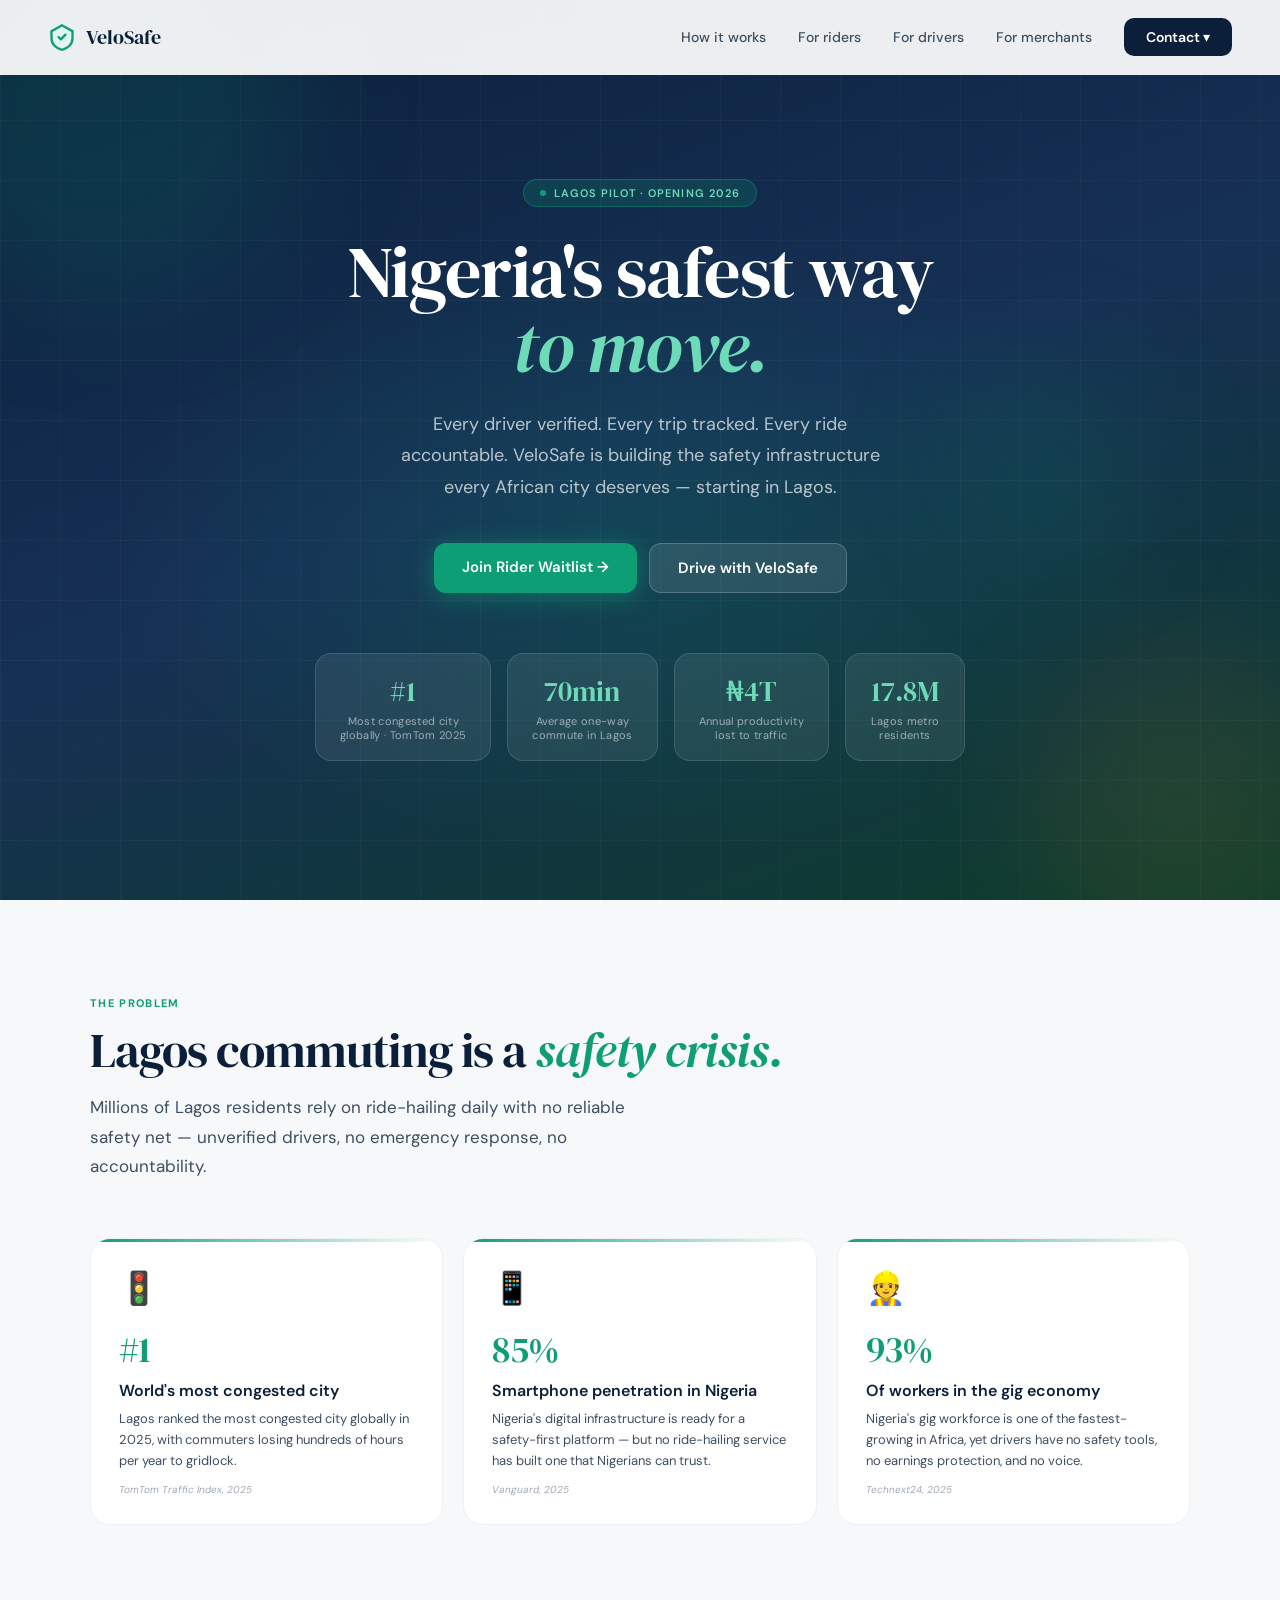
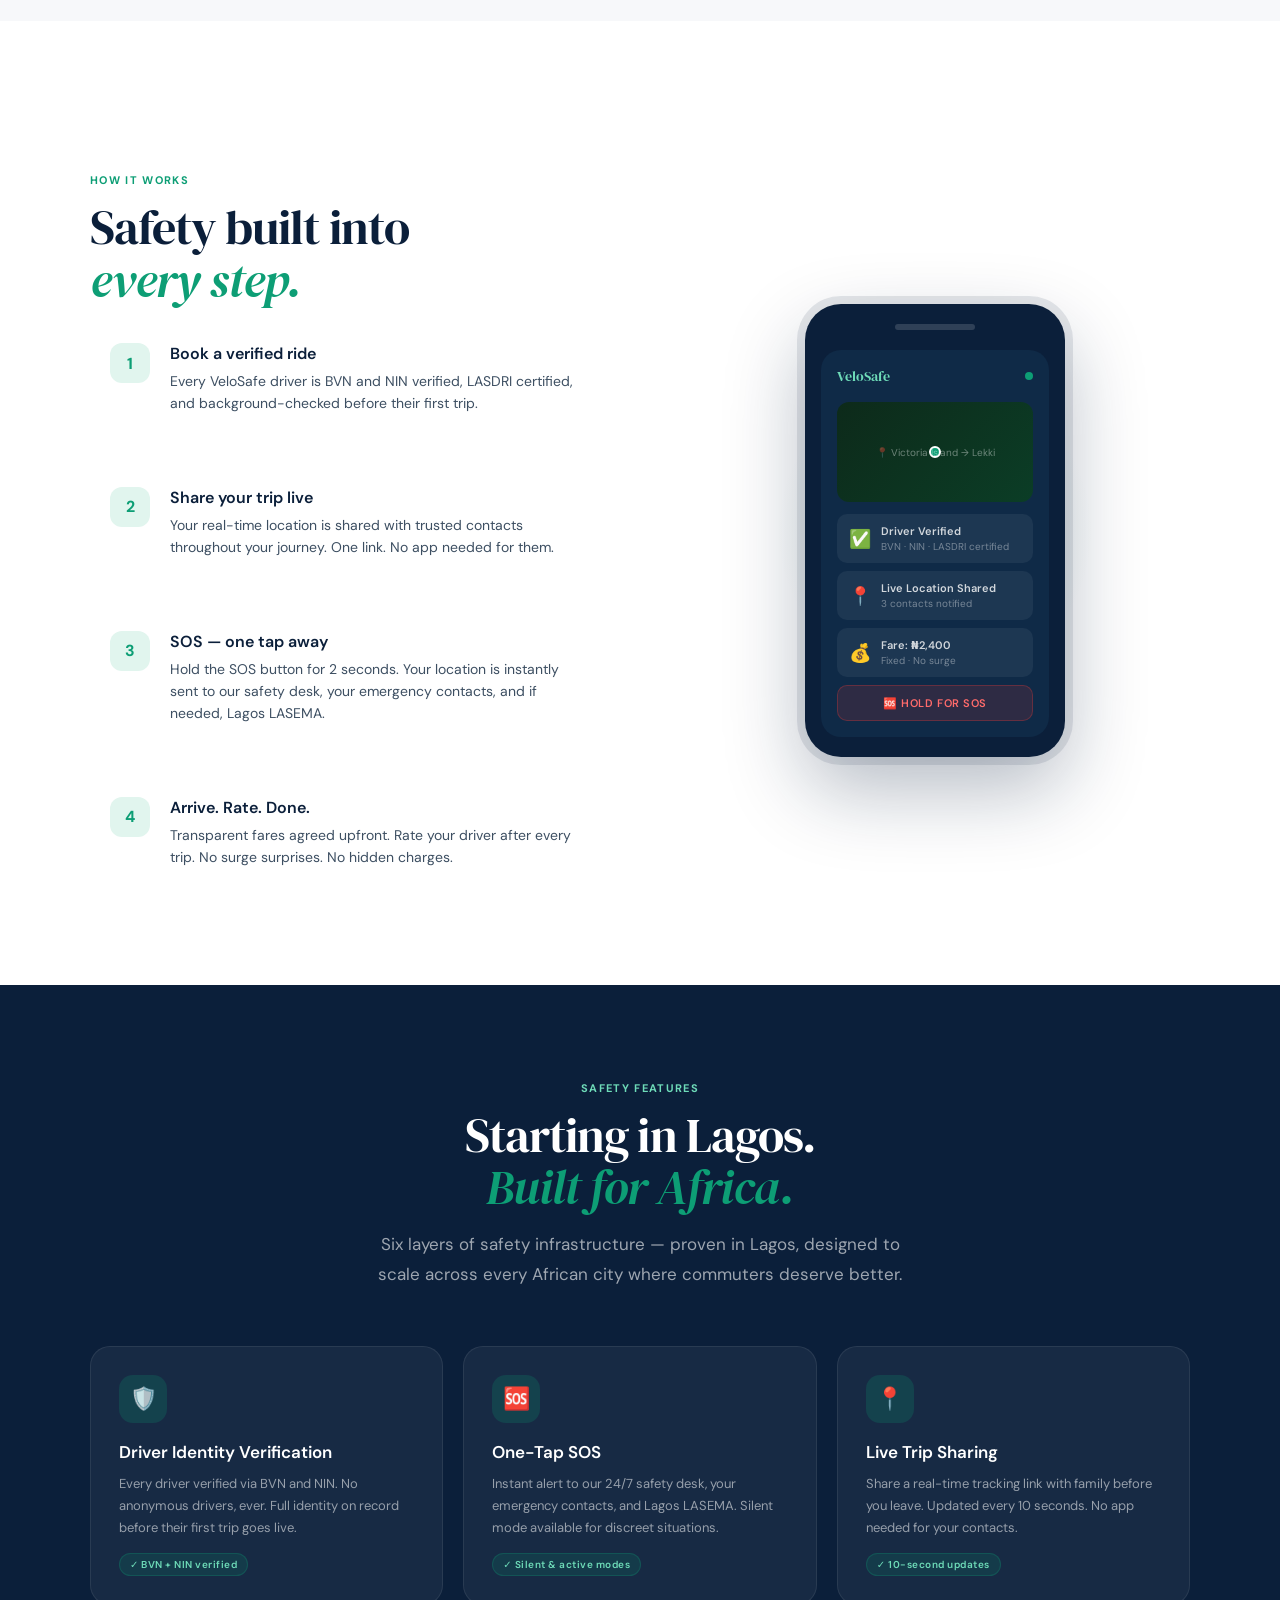
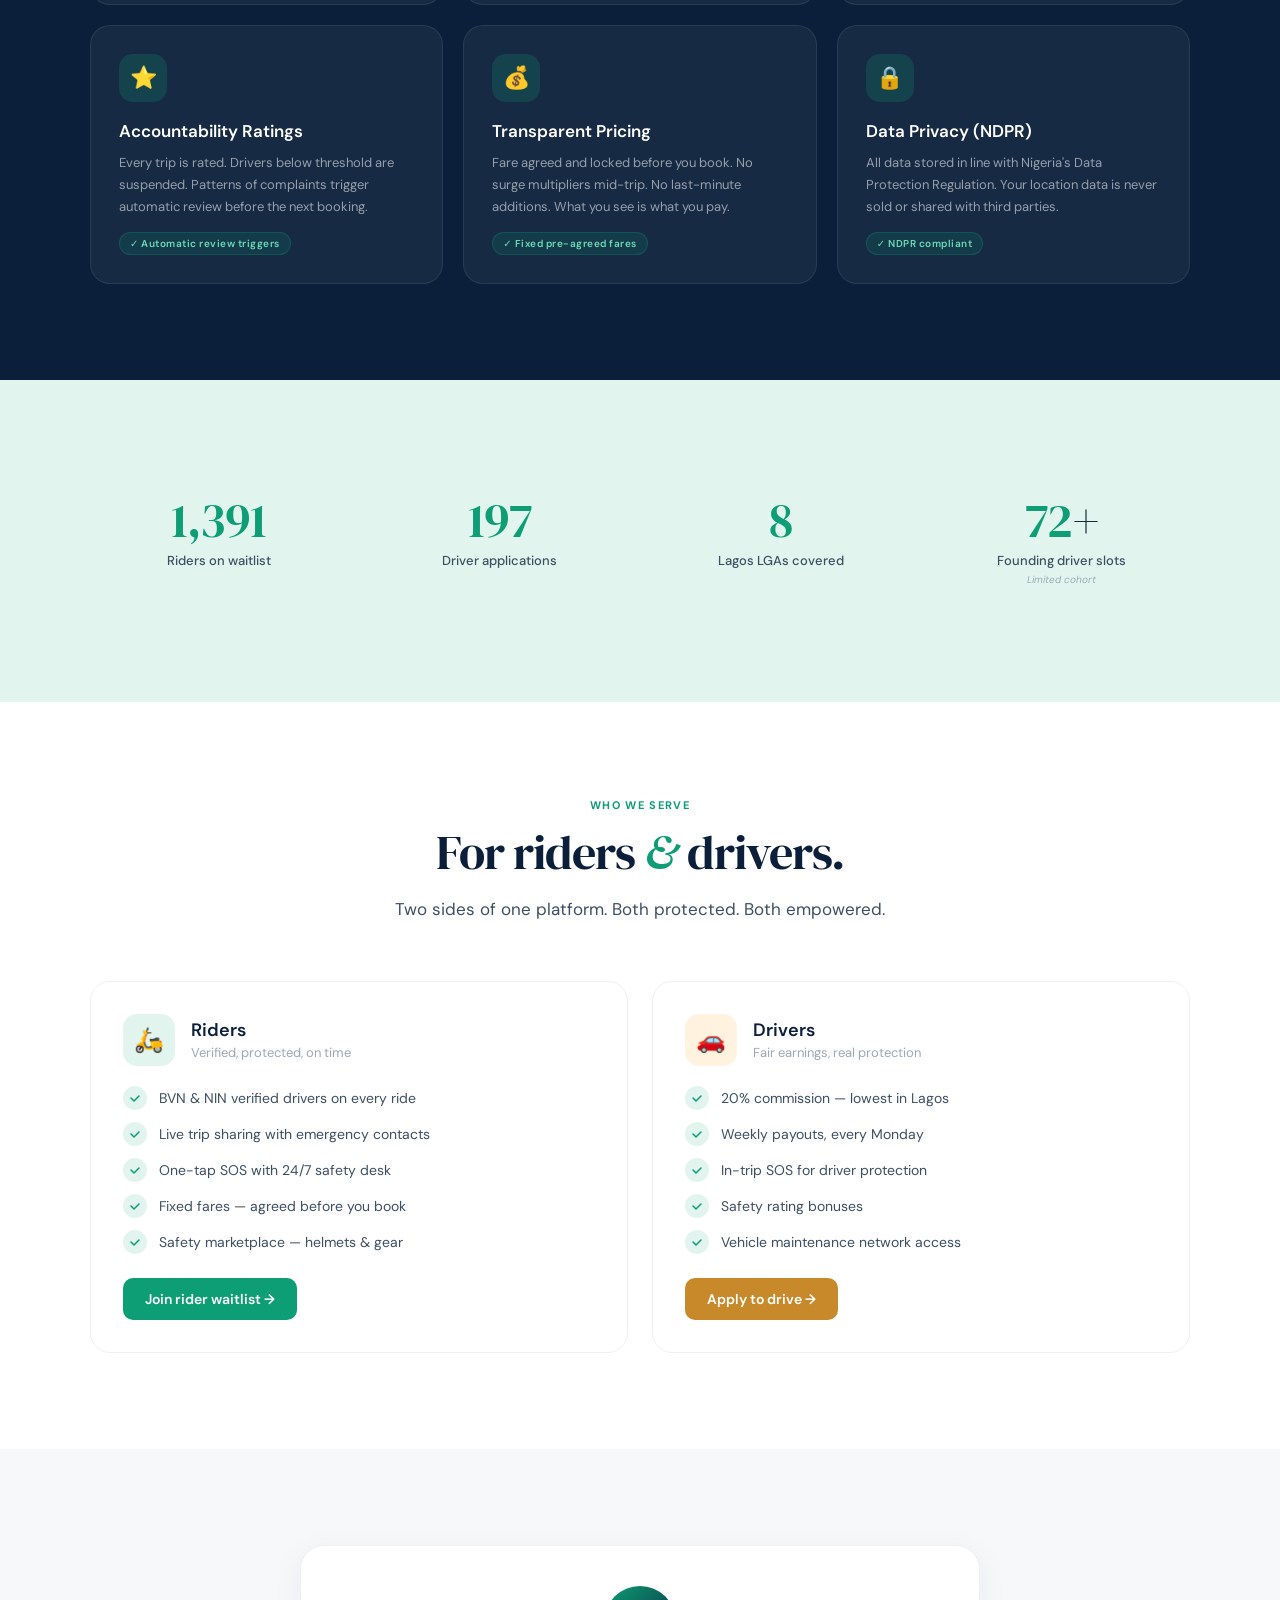
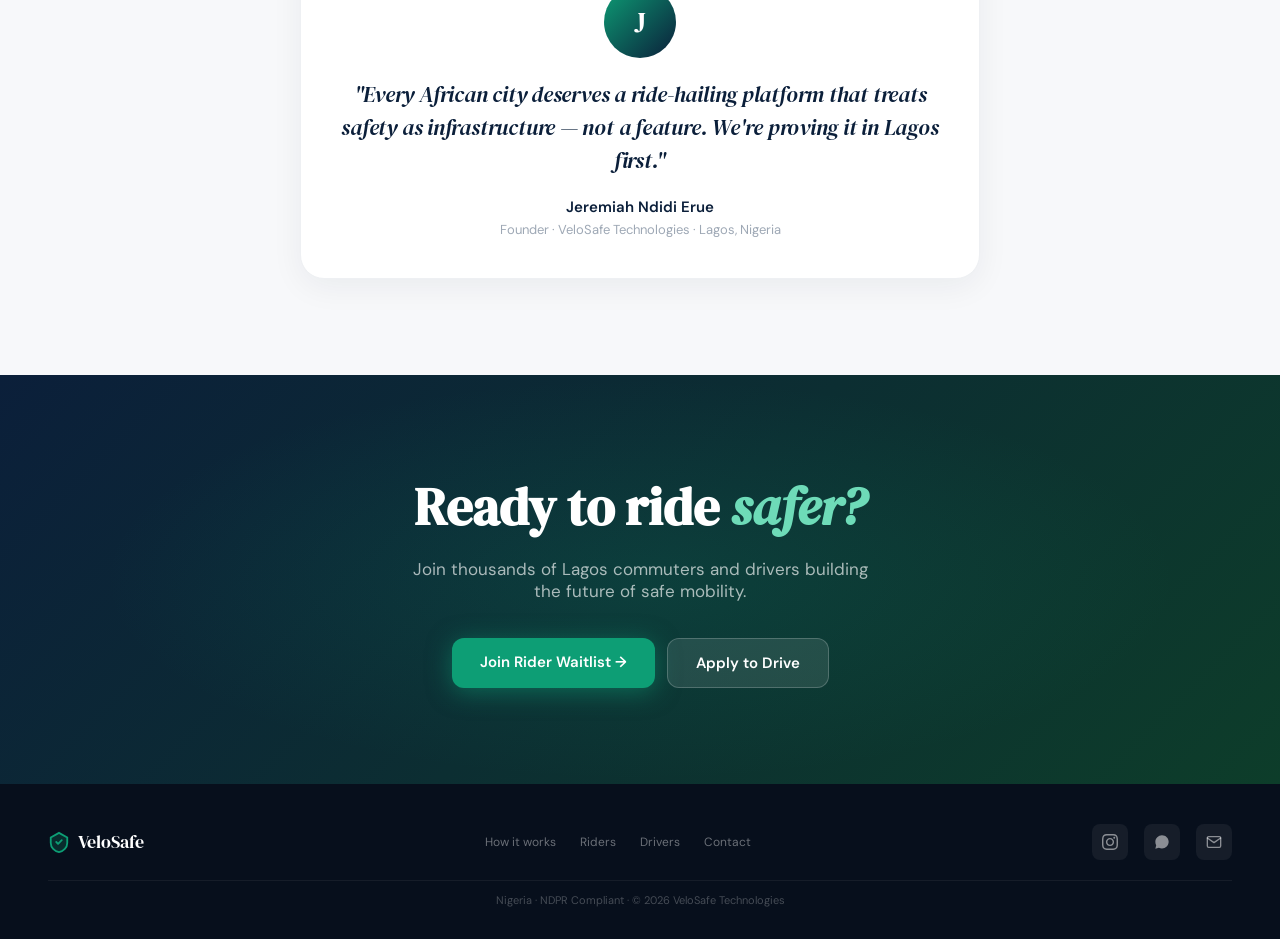
<file: waitlist/index.html>
<!DOCTYPE html>
<html lang="en">
<head>
  <meta charset="UTF-8" />
  <meta name="viewport" content="width=device-width, initial-scale=1.0" />
  <title>VeloSafe — Nigeria's Safest Way to Move</title>
  <meta name="description" content="VeloSafe is building real-time safety infrastructure for Africa, starting with Lagos. Every driver verified. Every trip tracked. Every ride accountable." />

  <meta property="og:title" content="VeloSafe — Nigeria's Safest Way to Move" />
  <meta property="og:description" content="Lagos Pilot · 2026. Building the safety infrastructure every African city deserves. Join the waitlist." />
  <meta property="og:type" content="website" />

  <link rel="preconnect" href="https://fonts.googleapis.com" />
  <link rel="preconnect" href="https://fonts.gstatic.com" crossorigin />
  <link href="https://fonts.googleapis.com/css2?family=DM+Serif+Display:ital@0;1&family=DM+Sans:wght@300;400;500;600&display=swap" rel="stylesheet" />

  <link rel="icon" type="image/svg+xml" href="data:image/svg+xml,%3Csvg xmlns='http://www.w3.org/2000/svg' viewBox='0 0 24 24'%3E%3Cpath d='M12 2L3 7v6c0 5 4 9 9 10 5-1 9-5 9-10V7l-9-5z' fill='%230D9E75'/%3E%3Cpath d='M9 12l2 2 4-4' stroke='white' stroke-width='2' stroke-linecap='round' stroke-linejoin='round' fill='none'/%3E%3C/svg%3E" />

  <style>
    :root {
      --navy:       #0B1F3A;
      --navy-mid:   #163055;
      --teal:       #0D9E75;
      --teal-light: #E1F5EE;
      --gold:       #C8892A;
      --white:      #FFFFFF;
      --off-white:  #F7F8FA;
      --gray-100:   #EEF0F3;
      --gray-400:   #9EA8B5;
      --gray-700:   #3D4F62;
      --font-display: 'DM Serif Display', Georgia, serif;
      --font-sans:    'DM Sans', system-ui, sans-serif;
    }

    *, *::before, *::after { box-sizing: border-box; margin: 0; padding: 0; }
    html { scroll-behavior: smooth; }

    body {
      font-family: var(--font-sans);
      color: var(--navy);
      background: var(--white);
      -webkit-font-smoothing: antialiased;
      overflow-x: hidden;
    }

    a { color: inherit; text-decoration: none; }

    /* ── Nav ── */
    .nav {
      position: fixed;
      top: 0; left: 0; right: 0;
      z-index: 100;
      display: flex;
      justify-content: space-between;
      align-items: center;
      padding: 18px 48px;
      background: rgba(255,255,255,0.92);
      backdrop-filter: blur(12px);
      border-bottom: 1px solid transparent;
      transition: border-color 0.3s, box-shadow 0.3s;
    }

    .nav.scrolled {
      border-color: var(--gray-100);
      box-shadow: 0 2px 20px rgba(11,31,58,.06);
    }

    .nav-logo {
      display: flex;
      align-items: center;
      gap: 10px;
      font-family: var(--font-display);
      font-size: 20px;
      color: var(--navy);
    }

    .nav-links {
      display: flex;
      gap: 32px;
      align-items: center;
      font-size: 14px;
      font-weight: 500;
    }

    .nav-links a { color: var(--gray-700); transition: color 0.2s; }
    .nav-links a:hover { color: var(--navy); }

    .nav-contact {
      position: relative;
    }

    .nav-contact-btn {
      background: var(--navy);
      color: var(--white) !important;
      padding: 10px 22px;
      border-radius: 10px;
      font-weight: 600;
      font-size: 14px;
      cursor: pointer;
      border: none;
      font-family: var(--font-sans);
      transition: background 0.2s;
    }
    .nav-contact-btn:hover { background: var(--teal); }

    .contact-dropdown {
      display: none;
      position: absolute;
      top: calc(100% + 10px);
      right: 0;
      background: var(--white);
      border: 1px solid var(--gray-100);
      border-radius: 14px;
      padding: 8px;
      box-shadow: 0 12px 40px rgba(11,31,58,.12);
      min-width: 220px;
      z-index: 200;
    }

    .contact-dropdown.open { display: block; animation: fadeDown 0.15s ease; }

    @keyframes fadeDown {
      from { opacity: 0; transform: translateY(-6px); }
      to   { opacity: 1; transform: translateY(0); }
    }

    .contact-item {
      display: flex;
      align-items: center;
      gap: 12px;
      padding: 12px 14px;
      border-radius: 10px;
      font-size: 14px;
      color: var(--navy);
      transition: background 0.15s;
      cursor: pointer;
    }
    .contact-item:hover { background: var(--off-white); }

    .contact-item .c-icon {
      width: 36px;
      height: 36px;
      border-radius: 8px;
      display: flex;
      align-items: center;
      justify-content: center;
      flex-shrink: 0;
      font-size: 18px;
    }

    .contact-item .c-label { font-weight: 600; font-size: 13px; }
    .contact-item .c-sub   { font-size: 11px; color: var(--gray-400); margin-top: 1px; }

    @media (max-width: 768px) {
      .nav { padding: 16px 20px; }
      .nav-links > a { display: none; }
    }

    /* ── Hero ── */
    .hero {
      min-height: 100vh;
      background: linear-gradient(160deg, #0B1F3A 0%, #163055 50%, #0D3D2A 100%);
      display: flex;
      flex-direction: column;
      align-items: center;
      justify-content: center;
      text-align: center;
      padding: 120px 24px 80px;
      position: relative;
      overflow: hidden;
    }

    .hero::before {
      content: '';
      position: absolute;
      inset: 0;
      background: radial-gradient(ellipse 60% 50% at 50% 60%, rgba(13,158,117,.18) 0%, transparent 70%);
      pointer-events: none;
    }

    /* Animated grid lines */
    .hero-grid {
      position: absolute;
      inset: 0;
      background-image:
        linear-gradient(rgba(255,255,255,.03) 1px, transparent 1px),
        linear-gradient(90deg, rgba(255,255,255,.03) 1px, transparent 1px);
      background-size: 60px 60px;
      animation: gridMove 20s linear infinite;
      pointer-events: none;
    }

    @keyframes gridMove {
      from { transform: translateY(0); }
      to   { transform: translateY(60px); }
    }

    /* Floating orbs */
    .orb {
      position: absolute;
      border-radius: 50%;
      filter: blur(60px);
      pointer-events: none;
      animation: orbFloat 8s ease-in-out infinite;
    }

    .orb-1 {
      width: 400px; height: 400px;
      background: rgba(13,158,117,.15);
      top: -100px; left: -100px;
      animation-delay: 0s;
    }

    .orb-2 {
      width: 300px; height: 300px;
      background: rgba(200,137,42,.1);
      bottom: -50px; right: -50px;
      animation-delay: 3s;
    }

    .orb-3 {
      width: 200px; height: 200px;
      background: rgba(13,158,117,.1);
      top: 40%; right: 10%;
      animation-delay: 5s;
    }

    @keyframes orbFloat {
      0%, 100% { transform: translateY(0) scale(1); }
      50%       { transform: translateY(-30px) scale(1.05); }
    }

    .hero-eyebrow {
      display: inline-flex;
      align-items: center;
      gap: 8px;
      background: rgba(13,158,117,.2);
      border: 1px solid rgba(13,158,117,.4);
      color: #6EDBB8;
      font-size: 11px;
      font-weight: 600;
      padding: 6px 16px;
      border-radius: 100px;
      margin-bottom: 28px;
      letter-spacing: 0.1em;
      text-transform: uppercase;
      position: relative;
      animation: fadeUp 0.8s ease both;
    }

    .pulse-dot {
      width: 6px; height: 6px;
      border-radius: 50%;
      background: var(--teal);
      animation: pulseDot 2s ease-in-out infinite;
    }

    @keyframes pulseDot {
      0%, 100% { opacity: 1; transform: scale(1); }
      50%       { opacity: 0.4; transform: scale(1.6); }
    }

    .hero h1 {
      font-family: var(--font-display);
      font-size: clamp(42px, 7vw, 72px);
      font-weight: 400;
      line-height: 1.04;
      letter-spacing: -0.02em;
      color: var(--white);
      margin-bottom: 24px;
      position: relative;
      animation: fadeUp 0.8s ease 0.15s both;
    }

    .hero h1 em {
      font-style: italic;
      color: #6EDBB8;
    }

    .hero-sub {
      font-size: 18px;
      color: rgba(255,255,255,.7);
      max-width: 520px;
      line-height: 1.75;
      margin-bottom: 40px;
      position: relative;
      animation: fadeUp 0.8s ease 0.3s both;
    }

    .hero-ctas {
      display: flex;
      gap: 12px;
      flex-wrap: wrap;
      justify-content: center;
      animation: fadeUp 0.8s ease 0.45s both;
      position: relative;
    }

    .btn-primary-hero {
      background: var(--teal);
      color: var(--white);
      padding: 14px 28px;
      border-radius: 12px;
      font-size: 15px;
      font-weight: 600;
      border: none;
      cursor: pointer;
      font-family: var(--font-sans);
      transition: background 0.2s, transform 0.2s, box-shadow 0.2s;
      box-shadow: 0 4px 24px rgba(13,158,117,.5);
      text-decoration: none;
      display: inline-block;
    }
    .btn-primary-hero:hover {
      background: #0B8863;
      transform: translateY(-2px);
      box-shadow: 0 8px 32px rgba(13,158,117,.6);
    }

    .btn-secondary-hero {
      background: rgba(255,255,255,.1);
      color: var(--white);
      padding: 14px 28px;
      border-radius: 12px;
      font-size: 15px;
      font-weight: 600;
      border: 1px solid rgba(255,255,255,.2);
      cursor: pointer;
      font-family: var(--font-sans);
      transition: background 0.2s;
      text-decoration: none;
      display: inline-block;
    }
    .btn-secondary-hero:hover { background: rgba(255,255,255,.15); }

    /* Floating stat cards */
    .hero-stats {
      display: flex;
      gap: 16px;
      margin-top: 60px;
      flex-wrap: wrap;
      justify-content: center;
      position: relative;
      animation: fadeUp 0.8s ease 0.6s both;
    }

    .hero-stat {
      background: rgba(255,255,255,.08);
      border: 1px solid rgba(255,255,255,.12);
      backdrop-filter: blur(8px);
      border-radius: 16px;
      padding: 18px 24px;
      text-align: center;
      min-width: 120px;
      transition: transform 0.3s, background 0.3s;
    }
    .hero-stat:hover { transform: translateY(-4px); background: rgba(255,255,255,.12); }

    .hero-stat .sv { font-family: var(--font-display); font-size: 28px; color: #6EDBB8; }
    .hero-stat .sl { font-size: 11px; color: rgba(255,255,255,.55); margin-top: 4px; letter-spacing: 0.03em; }

    @keyframes fadeUp {
      from { opacity: 0; transform: translateY(24px); }
      to   { opacity: 1; transform: translateY(0); }
    }

    @keyframes ripple {
      from { transform: scale(0); opacity: 0.3; }
      to   { transform: scale(4); opacity: 0; }
    }

    .btn-primary-hero, .btn-secondary-hero, .vc-cta {
      transition: transform 0.2s, box-shadow 0.2s, background 0.2s, filter 0.2s;
    }

    .btn-secondary-hero:hover {
      transform: translateY(-3px);
      box-shadow: 0 8px 24px rgba(255,255,255,.08);
    }

    .vc-cta:hover {
      transform: translateY(-3px) !important;
      box-shadow: 0 8px 24px rgba(13,158,117,.35);
    }

    /* ── Section base ── */
    section { padding: 96px 24px; }

    .container { max-width: 1100px; margin: 0 auto; }

    .section-label {
      font-size: 11px;
      font-weight: 700;
      letter-spacing: 0.12em;
      text-transform: uppercase;
      color: var(--teal);
      margin-bottom: 14px;
    }

    .section-title {
      font-family: var(--font-display);
      font-size: clamp(32px, 4vw, 48px);
      font-weight: 400;
      line-height: 1.1;
      letter-spacing: -0.02em;
      color: var(--navy);
      margin-bottom: 16px;
    }

    .section-title em { font-style: italic; color: var(--teal); }

    .section-sub {
      font-size: 17px;
      color: var(--gray-700);
      max-width: 560px;
      line-height: 1.75;
    }

    /* Reveal animations */
    .reveal {
      opacity: 0;
      transform: translateY(32px);
      transition: opacity 0.7s ease, transform 0.7s ease;
    }
    .reveal.visible { opacity: 1; transform: translateY(0); }
    .reveal-delay-1 { transition-delay: 0.1s; }
    .reveal-delay-2 { transition-delay: 0.2s; }
    .reveal-delay-3 { transition-delay: 0.3s; }
    .reveal-delay-4 { transition-delay: 0.4s; }

    /* ── Problem section ── */
    .problem { background: var(--off-white); }

    .problem-grid {
      display: grid;
      grid-template-columns: repeat(3, 1fr);
      gap: 20px;
      margin-top: 56px;
    }

    @media (max-width: 768px) { .problem-grid { grid-template-columns: 1fr; } }

    .problem-card {
      background: var(--white);
      border: 1px solid var(--gray-100);
      border-radius: 20px;
      padding: 28px;
      position: relative;
      overflow: hidden;
      transition: transform 0.3s, box-shadow 0.3s;
    }
    .problem-card:hover { transform: translateY(-4px); box-shadow: 0 16px 48px rgba(11,31,58,.08); }

    .problem-card::before {
      content: '';
      position: absolute;
      top: 0; left: 0; right: 0;
      height: 3px;
      background: linear-gradient(90deg, var(--teal), transparent);
    }

    .problem-card .pc-icon { font-size: 32px; margin-bottom: 16px; }
    .problem-card .pc-stat {
      font-family: var(--font-display);
      font-size: 36px;
      color: var(--navy);
      margin-bottom: 6px;
      letter-spacing: -0.02em;
    }
    .problem-card .pc-stat span { color: var(--teal); }
    .problem-card h3 { font-size: 16px; font-weight: 600; margin-bottom: 8px; }
    .problem-card p  { font-size: 13px; color: var(--gray-700); line-height: 1.6; }
    .problem-card .pc-source { font-size: 10px; color: var(--gray-400); margin-top: 12px; font-style: italic; }

    /* ── How it works ── */
    .how { background: var(--white); }

    .how-grid {
      display: grid;
      grid-template-columns: 1fr 1fr;
      gap: 80px;
      align-items: center;
      margin-top: 56px;
    }

    @media (max-width: 768px) { .how-grid { grid-template-columns: 1fr; gap: 40px; } }

    .steps { display: flex; flex-direction: column; gap: 32px; }

    .step {
      display: flex;
      gap: 20px;
      align-items: flex-start;
      padding: 20px;
      border-radius: 16px;
      transition: background 0.2s;
      cursor: default;
    }
    .step:hover { background: var(--off-white); }

    .step-num {
      width: 40px; height: 40px;
      border-radius: 12px;
      background: var(--teal-light);
      color: var(--teal);
      font-weight: 700;
      font-size: 16px;
      display: flex;
      align-items: center;
      justify-content: center;
      flex-shrink: 0;
      transition: background 0.2s, color 0.2s;
    }
    .step:hover .step-num { background: var(--teal); color: var(--white); }

    .step h3 { font-size: 16px; font-weight: 600; margin-bottom: 6px; }
    .step p  { font-size: 14px; color: var(--gray-700); line-height: 1.6; }

    /* Phone mockup */
    .phone-wrap {
      display: flex;
      justify-content: center;
      align-items: center;
      position: relative;
    }

    .phone {
      width: 260px;
      background: var(--navy);
      border-radius: 36px;
      padding: 20px 16px;
      box-shadow: 0 32px 80px rgba(11,31,58,.3), 0 0 0 8px rgba(11,31,58,.1);
      position: relative;
      animation: phoneFloat 4s ease-in-out infinite;
    }

    @keyframes phoneFloat {
      0%, 100% { transform: translateY(0); }
      50%       { transform: translateY(-12px); }
    }

    .phone-notch {
      width: 80px; height: 6px;
      background: rgba(255,255,255,.15);
      border-radius: 3px;
      margin: 0 auto 20px;
    }

    .phone-screen { background: #0f2a47; border-radius: 20px; padding: 16px; }
    .phone-header { display: flex; justify-content: space-between; align-items: center; margin-bottom: 16px; }
    .phone-brand  { color: #6EDBB8; font-family: var(--font-display); font-size: 14px; }
    .phone-status { width: 8px; height: 8px; background: var(--teal); border-radius: 50%; animation: pulseDot 2s infinite; }

    .phone-map {
      height: 100px;
      background: linear-gradient(135deg, #0D2A1A, #0B3D26);
      border-radius: 12px;
      margin-bottom: 12px;
      position: relative;
      overflow: hidden;
      display: flex;
      align-items: center;
      justify-content: center;
      font-size: 10px;
      color: rgba(255,255,255,.4);
    }

    .map-pin {
      position: absolute;
      width: 12px; height: 12px;
      background: var(--teal);
      border-radius: 50%;
      border: 2px solid white;
      animation: mapPulse 2s ease-in-out infinite;
    }

    @keyframes mapPulse {
      0%, 100% { box-shadow: 0 0 0 0 rgba(13,158,117,.4); }
      50%       { box-shadow: 0 0 0 10px rgba(13,158,117,0); }
    }

    .phone-card {
      background: rgba(255,255,255,.06);
      border-radius: 10px;
      padding: 10px 12px;
      margin-bottom: 8px;
      display: flex;
      align-items: center;
      gap: 10px;
    }
    .phone-card-icon { font-size: 18px; }
    .phone-card-text .pt { font-size: 11px; color: rgba(255,255,255,.8); font-weight: 600; }
    .phone-card-text .ps { font-size: 10px; color: rgba(255,255,255,.4); margin-top: 2px; }

    .sos-mini {
      background: rgba(229,57,53,.15);
      border: 1px solid rgba(229,57,53,.3);
      border-radius: 10px;
      padding: 10px;
      text-align: center;
      font-size: 11px;
      color: #ff6b6b;
      font-weight: 600;
      letter-spacing: 0.05em;
    }

    /* Glow ring around phone */
    .phone-glow {
      position: absolute;
      width: 320px; height: 320px;
      border-radius: 50%;
      background: radial-gradient(circle, rgba(13,158,117,.12) 0%, transparent 70%);
      top: 50%; left: 50%;
      transform: translate(-50%, -50%);
      pointer-events: none;
    }

    /* ── Safety section ── */
    #safety { background: var(--navy); }

    .safety-grid {
      display: grid;
      grid-template-columns: repeat(3, 1fr);
      gap: 20px;
      margin-top: 56px;
    }

    @media (max-width: 768px) { .safety-grid { grid-template-columns: 1fr; } }

    .safety-card {
      background: rgba(255,255,255,.05);
      border: 1px solid rgba(255,255,255,.08);
      border-radius: 20px;
      padding: 28px;
      transition: background 0.3s, transform 0.3s;
    }
    .safety-card:hover { background: rgba(255,255,255,.09); transform: translateY(-4px); }

    .safety-card .sc-icon {
      width: 48px; height: 48px;
      background: rgba(13,158,117,.2);
      border-radius: 14px;
      display: flex;
      align-items: center;
      justify-content: center;
      font-size: 22px;
      margin-bottom: 18px;
    }

    .safety-card h3 { font-size: 17px; font-weight: 600; color: var(--white); margin-bottom: 10px; }
    .safety-card p  { font-size: 13px; color: rgba(255,255,255,.55); line-height: 1.7; }

    .safety-badge {
      display: inline-flex;
      align-items: center;
      gap: 6px;
      background: rgba(13,158,117,.15);
      border: 1px solid rgba(13,158,117,.25);
      color: #6EDBB8;
      font-size: 10px;
      font-weight: 600;
      padding: 4px 10px;
      border-radius: 100px;
      margin-top: 14px;
      letter-spacing: 0.05em;
    }

    /* ── Stats counter ── */
    .stats-section { background: var(--teal-light); }

    .stats-row {
      display: grid;
      grid-template-columns: repeat(4, 1fr);
      gap: 24px;
      text-align: center;
    }

    @media (max-width: 768px) { .stats-row { grid-template-columns: repeat(2, 1fr); } }

    .stat-block { padding: 20px; }
    .stat-block .sb-val {
      font-family: var(--font-display);
      font-size: 48px;
      color: var(--navy);
      letter-spacing: -0.02em;
      line-height: 1;
    }
    .stat-block .sb-val span { color: var(--teal); }
    .stat-block .sb-lbl { font-size: 13px; color: var(--gray-700); margin-top: 8px; font-weight: 500; }
    .stat-block .sb-src { font-size: 10px; color: var(--gray-400); margin-top: 4px; font-style: italic; }

    /* ── Verified section ── */
    .verified { background: var(--white); }

    .verified-grid {
      display: grid;
      grid-template-columns: 1fr 1fr;
      gap: 24px;
      margin-top: 56px;
    }

    @media (max-width: 768px) { .verified-grid { grid-template-columns: 1fr; } }

    .verified-card {
      border: 1px solid var(--gray-100);
      border-radius: 20px;
      padding: 32px;
      transition: box-shadow 0.3s;
    }
    .verified-card:hover { box-shadow: 0 12px 40px rgba(11,31,58,.06); }

    .vc-header { display: flex; align-items: center; gap: 16px; margin-bottom: 20px; }
    .vc-avatar {
      width: 52px; height: 52px;
      border-radius: 14px;
      display: flex; align-items: center; justify-content: center;
      font-size: 24px;
    }
    .vc-avatar.rider  { background: var(--teal-light); }
    .vc-avatar.driver { background: #FFF3E0; }

    .vc-header h3 { font-size: 18px; font-weight: 600; }
    .vc-header p  { font-size: 13px; color: var(--gray-400); margin-top: 2px; }

    .vc-checks { display: flex; flex-direction: column; gap: 12px; }

    .vc-check {
      display: flex;
      align-items: center;
      gap: 12px;
      font-size: 14px;
      color: var(--gray-700);
    }

    .vc-check-icon {
      width: 24px; height: 24px;
      border-radius: 50%;
      background: var(--teal-light);
      display: flex;
      align-items: center;
      justify-content: center;
      flex-shrink: 0;
    }

    .vc-check-icon svg { width: 12px; height: 12px; }

    .vc-cta {
      display: inline-flex;
      align-items: center;
      gap: 8px;
      margin-top: 24px;
      background: var(--teal);
      color: var(--white);
      padding: 12px 22px;
      border-radius: 10px;
      font-size: 14px;
      font-weight: 600;
      text-decoration: none;
      transition: background 0.2s, transform 0.2s;
    }
    .vc-cta:hover { background: #0B8863; transform: translateY(-1px); }
    .vc-cta.gold { background: var(--gold); }
    .vc-cta.gold:hover { background: #B07820; }

    /* ── Founder ── */
    .founder { background: var(--off-white); }

    .founder-card {
      max-width: 680px;
      margin: 0 auto;
      background: var(--white);
      border: 1px solid var(--gray-100);
      border-radius: 24px;
      padding: 40px;
      text-align: center;
      box-shadow: 0 8px 32px rgba(11,31,58,.06);
    }

    .founder-avatar {
      width: 72px; height: 72px;
      border-radius: 50%;
      background: linear-gradient(135deg, var(--teal), var(--navy));
      display: flex;
      align-items: center;
      justify-content: center;
      color: var(--white);
      font-family: var(--font-display);
      font-size: 28px;
      margin: 0 auto 20px;
    }

    .founder-card blockquote {
      font-family: var(--font-display);
      font-size: 22px;
      font-style: italic;
      color: var(--navy);
      line-height: 1.5;
      margin-bottom: 20px;
      letter-spacing: -0.01em;
    }

    .founder-card .f-name { font-size: 15px; font-weight: 600; color: var(--navy); }
    .founder-card .f-role { font-size: 13px; color: var(--gray-400); margin-top: 4px; }

    /* ── CTA ── */
    .cta-section {
      background: linear-gradient(135deg, var(--navy) 0%, #0D3D2A 100%);
      text-align: center;
      position: relative;
      overflow: hidden;
    }

    .cta-section::before {
      content: '';
      position: absolute;
      inset: 0;
      background: radial-gradient(ellipse 60% 70% at 50% 50%, rgba(13,158,117,.15) 0%, transparent 70%);
    }

    .cta-section h2 {
      font-family: var(--font-display);
      font-size: clamp(32px, 5vw, 52px);
      color: var(--white);
      margin-bottom: 16px;
      position: relative;
    }
    .cta-section h2 em { font-style: italic; color: #6EDBB8; }

    .cta-section p {
      font-size: 17px;
      color: rgba(255,255,255,.65);
      margin-bottom: 36px;
      max-width: 480px;
      margin-left: auto;
      margin-right: auto;
      position: relative;
    }

    .cta-btns {
      display: flex;
      gap: 12px;
      justify-content: center;
      flex-wrap: wrap;
      position: relative;
    }

    /* ── Footer ── */
    footer {
      background: #070F1C;
      color: rgba(255,255,255,.4);
      padding: 40px 48px 32px;
      display: flex;
      justify-content: space-between;
      align-items: center;
      flex-wrap: wrap;
      gap: 20px;
      font-size: 12px;
    }

    .footer-logo {
      font-family: var(--font-display);
      font-size: 18px;
      color: var(--white);
      display: flex;
      align-items: center;
      gap: 8px;
    }

    .footer-links { display: flex; gap: 24px; }
    .footer-links a { color: rgba(255,255,255,.4); transition: color 0.2s; }
    .footer-links a:hover { color: var(--white); }

    .footer-social { display: flex; gap: 16px; }
    .footer-social a {
      width: 36px; height: 36px;
      border-radius: 8px;
      background: rgba(255,255,255,.06);
      display: flex; align-items: center; justify-content: center;
      color: rgba(255,255,255,.5);
      transition: background 0.2s, color 0.2s;
      font-size: 16px;
    }
    .footer-social a:hover { background: var(--teal); color: var(--white); }

    @media (max-width: 600px) {
      footer { flex-direction: column; text-align: center; padding: 32px 20px; }
    }
  </style>
</head>
<body>

  <!-- ── Nav ── -->
  <nav class="nav" id="main-nav">
    <a href="index.html" class="nav-logo">
      <svg width="28" height="28" viewBox="0 0 24 24" fill="none">
        <path d="M12 2L3 7v6c0 5 4 9 9 10 5-1 9-5 9-10V7l-9-5z" stroke="#0D9E75" stroke-width="2" fill="#E1F5EE"/>
        <path d="M9 12l2 2 4-4" stroke="#0D9E75" stroke-width="2" stroke-linecap="round" stroke-linejoin="round"/>
      </svg>
      VeloSafe
    </a>

    <div class="nav-links">
      <a href="#how">How it works</a>
      <a href="riders.html">For riders</a>
      <a href="drivers.html">For drivers</a>
      <a href="merchants.html">For merchants</a>

      <div class="nav-contact">
        <button class="nav-contact-btn" id="contact-toggle">Contact ▾</button>
        <div class="contact-dropdown" id="contact-dropdown">
          <a href="mailto:velosafetechnologies@gmail.com" class="contact-item">
            <div class="c-icon" style="background:#EEF0F3;">✉️</div>
            <div>
              <div class="c-label">Email us</div>
              <div class="c-sub">velosafetechnologies@gmail.com</div>
            </div>
          </a>
          <a href="https://chat.whatsapp.com/CMh0SfdcGe3As34EkD0he3" target="_blank" rel="noopener" class="contact-item">
            <div class="c-icon" style="background:#E8F8EE;">
              <svg width="18" height="18" viewBox="0 0 24 24" fill="#25D366"><path d="M17.5 14.4c-.3-.1-1.8-.9-2-1s-.5-.2-.7.1c-.2.3-.8 1-1 1.2-.2.2-.4.2-.6.1-1.1-.5-2-1-2.9-2.5-.2-.4.2-.4.6-1.2.1-.2 0-.3 0-.4 0-.1-.6-1.5-.8-2-.2-.5-.5-.4-.7-.5h-.5c-.2 0-.5.1-.7.3-.2.3-.9.9-.9 2.2 0 1.3.9 2.5 1.1 2.7.1.2 1.8 2.8 4.4 3.9 1.6.7 2.3.8 3.1.6.5-.1 1.5-.6 1.7-1.2.2-.6.2-1.1.2-1.2-.1-.1-.2-.2-.3-.3zM12 2C6.5 2 2 6.5 2 12c0 1.8.5 3.4 1.3 4.9L2 22l5.3-1.4c1.4.8 3 1.2 4.7 1.2 5.5 0 10-4.5 10-10S17.5 2 12 2z"/></svg>
            </div>
            <div>
              <div class="c-label">WhatsApp</div>
              <div class="c-sub">Join our community</div>
            </div>
          </a>
          <a href="https://www.instagram.com/velosafetechnologies?igsh=aG00ZW12cHdyd3Fj&utm_source=qr" target="_blank" rel="noopener" class="contact-item">
            <div class="c-icon" style="background:#FFF0F3;">📸</div>
            <div>
              <div class="c-label">Instagram</div>
              <div class="c-sub">@velosafetechnologies</div>
            </div>
          </a>
        </div>
      </div>
    </div>
  </nav>

  <!-- ── Hero ── -->
  <section class="hero">
    <div class="hero-grid"></div>
    <div class="orb orb-1"></div>
    <div class="orb orb-2"></div>
    <div class="orb orb-3"></div>

    <div class="hero-eyebrow">
      <span class="pulse-dot"></span>
      Lagos Pilot · Opening 2026
    </div>

    <h1>Nigeria's safest way<br/><em>to move.</em></h1>

    <p class="hero-sub">
      Every driver verified. Every trip tracked. Every ride accountable. VeloSafe is building the safety infrastructure every African city deserves — starting in Lagos.
    </p>

    <div class="hero-ctas">
      <a href="riders.html" class="btn-primary-hero">Join Rider Waitlist →</a>
      <a href="drivers.html" class="btn-secondary-hero">Drive with VeloSafe</a>
    </div>

    <div class="hero-stats">
      <div class="hero-stat">
        <div class="sv">#1</div>
        <div class="sl">Most congested city<br/>globally · TomTom 2025</div>
      </div>
      <div class="hero-stat">
        <div class="sv">70min</div>
        <div class="sl">Average one-way<br/>commute in Lagos</div>
      </div>
      <div class="hero-stat">
        <div class="sv">&#8358;4T</div>
        <div class="sl">Annual productivity<br/>lost to traffic</div>
      </div>
      <div class="hero-stat">
        <div class="sv">17.8M</div>
        <div class="sl">Lagos metro<br/>residents</div>
      </div>
    </div>
  </section>

  <!-- ── Problem ── -->
  <section class="problem">
    <div class="container">
      <div class="reveal">
        <div class="section-label">The Problem</div>
        <h2 class="section-title">Lagos commuting is a <em>safety crisis.</em></h2>
        <p class="section-sub">Millions of Lagos residents rely on ride-hailing daily with no reliable safety net — unverified drivers, no emergency response, no accountability.</p>
      </div>

      <div class="problem-grid">
        <div class="problem-card reveal reveal-delay-1">
          <div class="pc-icon">🚦</div>
          <div class="pc-stat"><span>#1</span></div>
          <h3>World's most congested city</h3>
          <p>Lagos ranked the most congested city globally in 2025, with commuters losing hundreds of hours per year to gridlock.</p>
          <div class="pc-source">TomTom Traffic Index, 2025</div>
        </div>
        <div class="problem-card reveal reveal-delay-2">
          <div class="pc-icon">📱</div>
          <div class="pc-stat"><span>85%</span></div>
          <h3>Smartphone penetration in Nigeria</h3>
          <p>Nigeria's digital infrastructure is ready for a safety-first platform — but no ride-hailing service has built one that Nigerians can trust.</p>
          <div class="pc-source">Vanguard, 2025</div>
        </div>
        <div class="problem-card reveal reveal-delay-3">
          <div class="pc-icon">👷</div>
          <div class="pc-stat"><span>93%</span></div>
          <h3>Of workers in the gig economy</h3>
          <p>Nigeria's gig workforce is one of the fastest-growing in Africa, yet drivers have no safety tools, no earnings protection, and no voice.</p>
          <div class="pc-source">Technext24, 2025</div>
        </div>
      </div>
    </div>
  </section>

  <!-- ── How it works ── -->
  <section class="how" id="how">
    <div class="container">
      <div class="how-grid">
        <div>
          <div class="reveal">
            <div class="section-label">How It Works</div>
            <h2 class="section-title">Safety built into<br/><em>every step.</em></h2>
          </div>
          <div class="steps">
            <div class="step reveal reveal-delay-1">
              <div class="step-num">1</div>
              <div>
                <h3>Book a verified ride</h3>
                <p>Every VeloSafe driver is BVN and NIN verified, LASDRI certified, and background-checked before their first trip.</p>
              </div>
            </div>
            <div class="step reveal reveal-delay-2">
              <div class="step-num">2</div>
              <div>
                <h3>Share your trip live</h3>
                <p>Your real-time location is shared with trusted contacts throughout your journey. One link. No app needed for them.</p>
              </div>
            </div>
            <div class="step reveal reveal-delay-3">
              <div class="step-num">3</div>
              <div>
                <h3>SOS — one tap away</h3>
                <p>Hold the SOS button for 2 seconds. Your location is instantly sent to our safety desk, your emergency contacts, and if needed, Lagos LASEMA.</p>
              </div>
            </div>
            <div class="step reveal reveal-delay-4">
              <div class="step-num">4</div>
              <div>
                <h3>Arrive. Rate. Done.</h3>
                <p>Transparent fares agreed upfront. Rate your driver after every trip. No surge surprises. No hidden charges.</p>
              </div>
            </div>
          </div>
        </div>

        <!-- Phone mockup -->
        <div class="phone-wrap reveal">
          <div class="phone-glow"></div>
          <div class="phone">
            <div class="phone-notch"></div>
            <div class="phone-screen">
              <div class="phone-header">
                <span class="phone-brand">VeloSafe</span>
                <span class="phone-status"></span>
              </div>
              <div class="phone-map">
                <div class="map-pin"></div>
                <span style="position:relative;z-index:1;">📍 Victoria Island → Lekki</span>
              </div>
              <div class="phone-card">
                <div class="phone-card-icon">✅</div>
                <div class="phone-card-text">
                  <div class="pt">Driver Verified</div>
                  <div class="ps">BVN · NIN · LASDRI certified</div>
                </div>
              </div>
              <div class="phone-card">
                <div class="phone-card-icon">📍</div>
                <div class="phone-card-text">
                  <div class="pt">Live Location Shared</div>
                  <div class="ps">3 contacts notified</div>
                </div>
              </div>
              <div class="phone-card">
                <div class="phone-card-icon">💰</div>
                <div class="phone-card-text">
                  <div class="pt">Fare: ₦2,400</div>
                  <div class="ps">Fixed · No surge</div>
                </div>
              </div>
              <div class="sos-mini">🆘 HOLD FOR SOS</div>
            </div>
          </div>
        </div>
      </div>
    </div>
  </section>

  <!-- ── Safety ── -->
  <section id="safety">
    <div class="container">
      <div class="reveal" style="text-align:center;margin-bottom:0;">
        <div class="section-label" style="color:#6EDBB8;">Safety Features</div>
        <h2 class="section-title" style="color:var(--white);">Starting in Lagos.<br/><em>Built for Africa.</em></h2>
        <p class="section-sub" style="color:rgba(255,255,255,.6);margin:0 auto;">Six layers of safety infrastructure — proven in Lagos, designed to scale across every African city where commuters deserve better.</p>
      </div>

      <div class="safety-grid" style="margin-top:56px;">
        <div class="safety-card reveal reveal-delay-1">
          <div class="sc-icon">🛡️</div>
          <h3>Driver Identity Verification</h3>
          <p>Every driver verified via BVN and NIN. No anonymous drivers, ever. Full identity on record before their first trip goes live.</p>
          <div class="safety-badge">✓ BVN + NIN verified</div>
        </div>
        <div class="safety-card reveal reveal-delay-2">
          <div class="sc-icon">🆘</div>
          <h3>One-Tap SOS</h3>
          <p>Instant alert to our 24/7 safety desk, your emergency contacts, and Lagos LASEMA. Silent mode available for discreet situations.</p>
          <div class="safety-badge">✓ Silent &amp; active modes</div>
        </div>
        <div class="safety-card reveal reveal-delay-3">
          <div class="sc-icon">📍</div>
          <h3>Live Trip Sharing</h3>
          <p>Share a real-time tracking link with family before you leave. Updated every 10 seconds. No app needed for your contacts.</p>
          <div class="safety-badge">✓ 10-second updates</div>
        </div>
        <div class="safety-card reveal reveal-delay-1">
          <div class="sc-icon">⭐</div>
          <h3>Accountability Ratings</h3>
          <p>Every trip is rated. Drivers below threshold are suspended. Patterns of complaints trigger automatic review before the next booking.</p>
          <div class="safety-badge">✓ Automatic review triggers</div>
        </div>
        <div class="safety-card reveal reveal-delay-2">
          <div class="sc-icon">💰</div>
          <h3>Transparent Pricing</h3>
          <p>Fare agreed and locked before you book. No surge multipliers mid-trip. No last-minute additions. What you see is what you pay.</p>
          <div class="safety-badge">✓ Fixed pre-agreed fares</div>
        </div>
        <div class="safety-card reveal reveal-delay-3">
          <div class="sc-icon">🔒</div>
          <h3>Data Privacy (NDPR)</h3>
          <p>All data stored in line with Nigeria's Data Protection Regulation. Your location data is never sold or shared with third parties.</p>
          <div class="safety-badge">✓ NDPR compliant</div>
        </div>
      </div>
    </div>
  </section>

  <!-- ── Stats ── -->
  <section class="stats-section">
    <div class="container">
      <div class="stats-row">
        <div class="stat-block reveal">
          <div class="sb-val"><span class="counter" data-target="2847">0</span></div>
          <div class="sb-lbl">Riders on waitlist</div>
        </div>
        <div class="stat-block reveal reveal-delay-1">
          <div class="sb-val"><span class="counter" data-target="412">0</span></div>
          <div class="sb-lbl">Driver applications</div>
        </div>
        <div class="stat-block reveal reveal-delay-2">
          <div class="sb-val"><span class="counter" data-target="18">0</span></div>
          <div class="sb-lbl">Lagos LGAs covered</div>
        </div>
        <div class="stat-block reveal reveal-delay-3">
          <div class="sb-val"><span class="counter" data-target="150">0</span>+</div>
          <div class="sb-lbl">Founding driver slots</div>
          <div class="sb-src">Limited cohort</div>
        </div>
      </div>
    </div>
  </section>

  <!-- ── Verified ── -->
  <section class="verified">
    <div class="container">
      <div class="reveal" style="text-align:center;">
        <div class="section-label">Who We Serve</div>
        <h2 class="section-title">For riders <em>&amp;</em> drivers.</h2>
        <p class="section-sub" style="margin:0 auto;">Two sides of one platform. Both protected. Both empowered.</p>
      </div>

      <div class="verified-grid" style="margin-top:56px;">
        <div class="verified-card reveal">
          <div class="vc-header">
            <div class="vc-avatar rider">🛵</div>
            <div>
              <h3>Riders</h3>
              <p>Verified, protected, on time</p>
            </div>
          </div>
          <div class="vc-checks">
            <div class="vc-check">
              <div class="vc-check-icon"><svg viewBox="0 0 12 12" fill="none"><path d="M2 6l3 3 5-5" stroke="#0D9E75" stroke-width="1.5" stroke-linecap="round" stroke-linejoin="round"/></svg></div>
              BVN &amp; NIN verified drivers on every ride
            </div>
            <div class="vc-check">
              <div class="vc-check-icon"><svg viewBox="0 0 12 12" fill="none"><path d="M2 6l3 3 5-5" stroke="#0D9E75" stroke-width="1.5" stroke-linecap="round" stroke-linejoin="round"/></svg></div>
              Live trip sharing with emergency contacts
            </div>
            <div class="vc-check">
              <div class="vc-check-icon"><svg viewBox="0 0 12 12" fill="none"><path d="M2 6l3 3 5-5" stroke="#0D9E75" stroke-width="1.5" stroke-linecap="round" stroke-linejoin="round"/></svg></div>
              One-tap SOS with 24/7 safety desk
            </div>
            <div class="vc-check">
              <div class="vc-check-icon"><svg viewBox="0 0 12 12" fill="none"><path d="M2 6l3 3 5-5" stroke="#0D9E75" stroke-width="1.5" stroke-linecap="round" stroke-linejoin="round"/></svg></div>
              Fixed fares — agreed before you book
            </div>
            <div class="vc-check">
              <div class="vc-check-icon"><svg viewBox="0 0 12 12" fill="none"><path d="M2 6l3 3 5-5" stroke="#0D9E75" stroke-width="1.5" stroke-linecap="round" stroke-linejoin="round"/></svg></div>
              Safety marketplace — helmets &amp; gear
            </div>
          </div>
          <a href="riders.html" class="vc-cta">Join rider waitlist →</a>
        </div>

        <div class="verified-card reveal reveal-delay-2">
          <div class="vc-header">
            <div class="vc-avatar driver">🚗</div>
            <div>
              <h3>Drivers</h3>
              <p>Fair earnings, real protection</p>
            </div>
          </div>
          <div class="vc-checks">
            <div class="vc-check">
              <div class="vc-check-icon"><svg viewBox="0 0 12 12" fill="none"><path d="M2 6l3 3 5-5" stroke="#0D9E75" stroke-width="1.5" stroke-linecap="round" stroke-linejoin="round"/></svg></div>
              20% commission — lowest in Lagos
            </div>
            <div class="vc-check">
              <div class="vc-check-icon"><svg viewBox="0 0 12 12" fill="none"><path d="M2 6l3 3 5-5" stroke="#0D9E75" stroke-width="1.5" stroke-linecap="round" stroke-linejoin="round"/></svg></div>
              Weekly payouts, every Monday
            </div>
            <div class="vc-check">
              <div class="vc-check-icon"><svg viewBox="0 0 12 12" fill="none"><path d="M2 6l3 3 5-5" stroke="#0D9E75" stroke-width="1.5" stroke-linecap="round" stroke-linejoin="round"/></svg></div>
              In-trip SOS for driver protection
            </div>
            <div class="vc-check">
              <div class="vc-check-icon"><svg viewBox="0 0 12 12" fill="none"><path d="M2 6l3 3 5-5" stroke="#0D9E75" stroke-width="1.5" stroke-linecap="round" stroke-linejoin="round"/></svg></div>
              Safety rating bonuses
            </div>
            <div class="vc-check">
              <div class="vc-check-icon"><svg viewBox="0 0 12 12" fill="none"><path d="M2 6l3 3 5-5" stroke="#0D9E75" stroke-width="1.5" stroke-linecap="round" stroke-linejoin="round"/></svg></div>
              Vehicle maintenance network access
            </div>
          </div>
          <a href="drivers.html" class="vc-cta gold">Apply to drive →</a>
        </div>
      </div>
    </div>
  </section>

  <!-- ── Founder ── -->
  <section class="founder">
    <div class="container">
      <div class="reveal">
        <div class="founder-card">
          <div class="founder-avatar">J</div>
          <blockquote>"Every African city deserves a ride-hailing platform that treats safety as infrastructure — not a feature. We're proving it in Lagos first."</blockquote>
          <div class="f-name">Jeremiah Ndidi Erue</div>
          <div class="f-role">Founder · VeloSafe Technologies · Lagos, Nigeria</div>
        </div>
      </div>
    </div>
  </section>

  <!-- ── CTA ── -->
  <section class="cta-section">
    <div class="container" style="text-align:center;position:relative;">
      <div class="reveal">
        <h2>Ready to ride <em>safer?</em></h2>
        <p>Join thousands of Lagos commuters and drivers building the future of safe mobility.</p>
        <div class="cta-btns">
          <a href="riders.html" class="btn-primary-hero">Join Rider Waitlist →</a>
          <a href="drivers.html" class="btn-secondary-hero">Apply to Drive</a>
        </div>
      </div>
    </div>
  </section>

  <!-- ── Footer ── -->
  <footer>
    <div class="footer-logo">
      <svg width="22" height="22" viewBox="0 0 24 24" fill="none">
        <path d="M12 2L3 7v6c0 5 4 9 9 10 5-1 9-5 9-10V7l-9-5z" stroke="#0D9E75" stroke-width="2" fill="rgba(13,158,117,.2)"/>
        <path d="M9 12l2 2 4-4" stroke="#0D9E75" stroke-width="2" stroke-linecap="round" stroke-linejoin="round"/>
      </svg>
      VeloSafe
    </div>

    <div class="footer-links">
      <a href="#how">How it works</a>
      <a href="riders.html">Riders</a>
      <a href="drivers.html">Drivers</a>
      <a href="mailto:velosafetechnologies@gmail.com">Contact</a>
    </div>

    <div class="footer-social">
      <a href="https://www.instagram.com/velosafetechnologies?igsh=aG00ZW12cHdyd3Fj&utm_source=qr" target="_blank" rel="noopener" title="Instagram">
        <svg width="16" height="16" viewBox="0 0 24 24" fill="currentColor"><path d="M12 2.163c3.204 0 3.584.012 4.85.07 3.252.148 4.771 1.691 4.919 4.919.058 1.265.069 1.645.069 4.849 0 3.205-.012 3.584-.069 4.849-.149 3.225-1.664 4.771-4.919 4.919-1.266.058-1.644.07-4.85.07-3.204 0-3.584-.012-4.849-.07-3.26-.149-4.771-1.699-4.919-4.92-.058-1.265-.07-1.644-.07-4.849 0-3.204.013-3.583.07-4.849.149-3.227 1.664-4.771 4.919-4.919 1.266-.057 1.645-.069 4.849-.069zm0-2.163c-3.259 0-3.667.014-4.947.072-4.358.2-6.78 2.618-6.98 6.98-.059 1.281-.073 1.689-.073 4.948 0 3.259.014 3.668.072 4.948.2 4.358 2.618 6.78 6.98 6.98 1.281.058 1.689.072 4.948.072 3.259 0 3.668-.014 4.948-.072 4.354-.2 6.782-2.618 6.979-6.98.059-1.28.073-1.689.073-4.948 0-3.259-.014-3.667-.072-4.947-.196-4.354-2.617-6.78-6.979-6.98-1.281-.059-1.69-.073-4.949-.073zm0 5.838c-3.403 0-6.162 2.759-6.162 6.162s2.759 6.163 6.162 6.163 6.162-2.759 6.162-6.163c0-3.403-2.759-6.162-6.162-6.162zm0 10.162c-2.209 0-4-1.79-4-4 0-2.209 1.791-4 4-4s4 1.791 4 4c0 2.21-1.791 4-4 4zm6.406-11.845c-.796 0-1.441.645-1.441 1.44s.645 1.44 1.441 1.44c.795 0 1.439-.645 1.439-1.44s-.644-1.44-1.439-1.44z"/></svg>
      </a>
      <a href="https://chat.whatsapp.com/CMh0SfdcGe3As34EkD0he3" target="_blank" rel="noopener" title="WhatsApp">
        <svg width="16" height="16" viewBox="0 0 24 24" fill="currentColor"><path d="M17.5 14.4c-.3-.1-1.8-.9-2-1s-.5-.2-.7.1c-.2.3-.8 1-1 1.2-.2.2-.4.2-.6.1-1.1-.5-2-1-2.9-2.5-.2-.4.2-.4.6-1.2.1-.2 0-.3 0-.4 0-.1-.6-1.5-.8-2-.2-.5-.5-.4-.7-.5h-.5c-.2 0-.5.1-.7.3-.2.3-.9.9-.9 2.2 0 1.3.9 2.5 1.1 2.7.1.2 1.8 2.8 4.4 3.9 1.6.7 2.3.8 3.1.6.5-.1 1.5-.6 1.7-1.2.2-.6.2-1.1.2-1.2-.1-.1-.2-.2-.3-.3zM12 2C6.5 2 2 6.5 2 12c0 1.8.5 3.4 1.3 4.9L2 22l5.3-1.4c1.4.8 3 1.2 4.7 1.2 5.5 0 10-4.5 10-10S17.5 2 12 2z"/></svg>
      </a>
      <a href="mailto:velosafetechnologies@gmail.com" title="Email">
        <svg width="16" height="16" viewBox="0 0 24 24" fill="none" stroke="currentColor" stroke-width="2" stroke-linecap="round" stroke-linejoin="round"><path d="M4 4h16c1.1 0 2 .9 2 2v12c0 1.1-.9 2-2 2H4c-1.1 0-2-.9-2-2V6c0-1.1.9-2 2-2z"/><polyline points="22,6 12,13 2,6"/></svg>
      </a>
    </div>

    <div style="width:100%;text-align:center;font-size:11px;color:rgba(255,255,255,.25);padding-top:12px;border-top:1px solid rgba(255,255,255,.06);">
      Nigeria · NDPR Compliant · &copy; 2026 VeloSafe Technologies
    </div>
  </footer>

  <script>
    // Ripple effect on buttons
    document.querySelectorAll('.btn-primary-hero, .btn-secondary-hero, .nav-contact-btn, .vc-cta').forEach(btn => {
      btn.addEventListener('click', function(e) {
        const r = document.createElement('span');
        r.style.cssText = `position:absolute;border-radius:50%;background:rgba(255,255,255,.3);width:80px;height:80px;margin-top:-40px;margin-left:-40px;animation:ripple .55s ease-out forwards;pointer-events:none;`;
        const rect = this.getBoundingClientRect();
        r.style.left = (e.clientX - rect.left) + 'px';
        r.style.top  = (e.clientY - rect.top)  + 'px';
        this.style.position = 'relative';
        this.style.overflow = 'hidden';
        this.appendChild(r);
        setTimeout(() => r.remove(), 600);
      });
    });

    // Nav scroll effect
    const nav = document.getElementById('main-nav');
    window.addEventListener('scroll', () => {
      nav.classList.toggle('scrolled', window.scrollY > 20);
    });

    // Contact dropdown
    const toggle = document.getElementById('contact-toggle');
    const dropdown = document.getElementById('contact-dropdown');
    toggle.addEventListener('click', (e) => {
      e.stopPropagation();
      dropdown.classList.toggle('open');
    });
    document.addEventListener('click', () => dropdown.classList.remove('open'));

    // Scroll reveal
    const reveals = document.querySelectorAll('.reveal');
    const observer = new IntersectionObserver((entries) => {
      entries.forEach(e => { if (e.isIntersecting) e.target.classList.add('visible'); });
    }, { threshold: 0.12 });
    reveals.forEach(el => observer.observe(el));

    // Counter animation
    function animateCounter(el) {
      const target = parseInt(el.dataset.target);
      const duration = 1800;
      const step = target / (duration / 16);
      let current = 0;
      const timer = setInterval(() => {
        current = Math.min(current + step, target);
        el.textContent = Math.floor(current).toLocaleString();
        if (current >= target) clearInterval(timer);
      }, 16);
    }

    const counterObserver = new IntersectionObserver((entries) => {
      entries.forEach(e => {
        if (e.isIntersecting) {
          animateCounter(e.target);
          counterObserver.unobserve(e.target);
        }
      });
    }, { threshold: 0.5 });

    document.querySelectorAll('.counter').forEach(el => counterObserver.observe(el));
  </script>

</body>
</html>
</file>
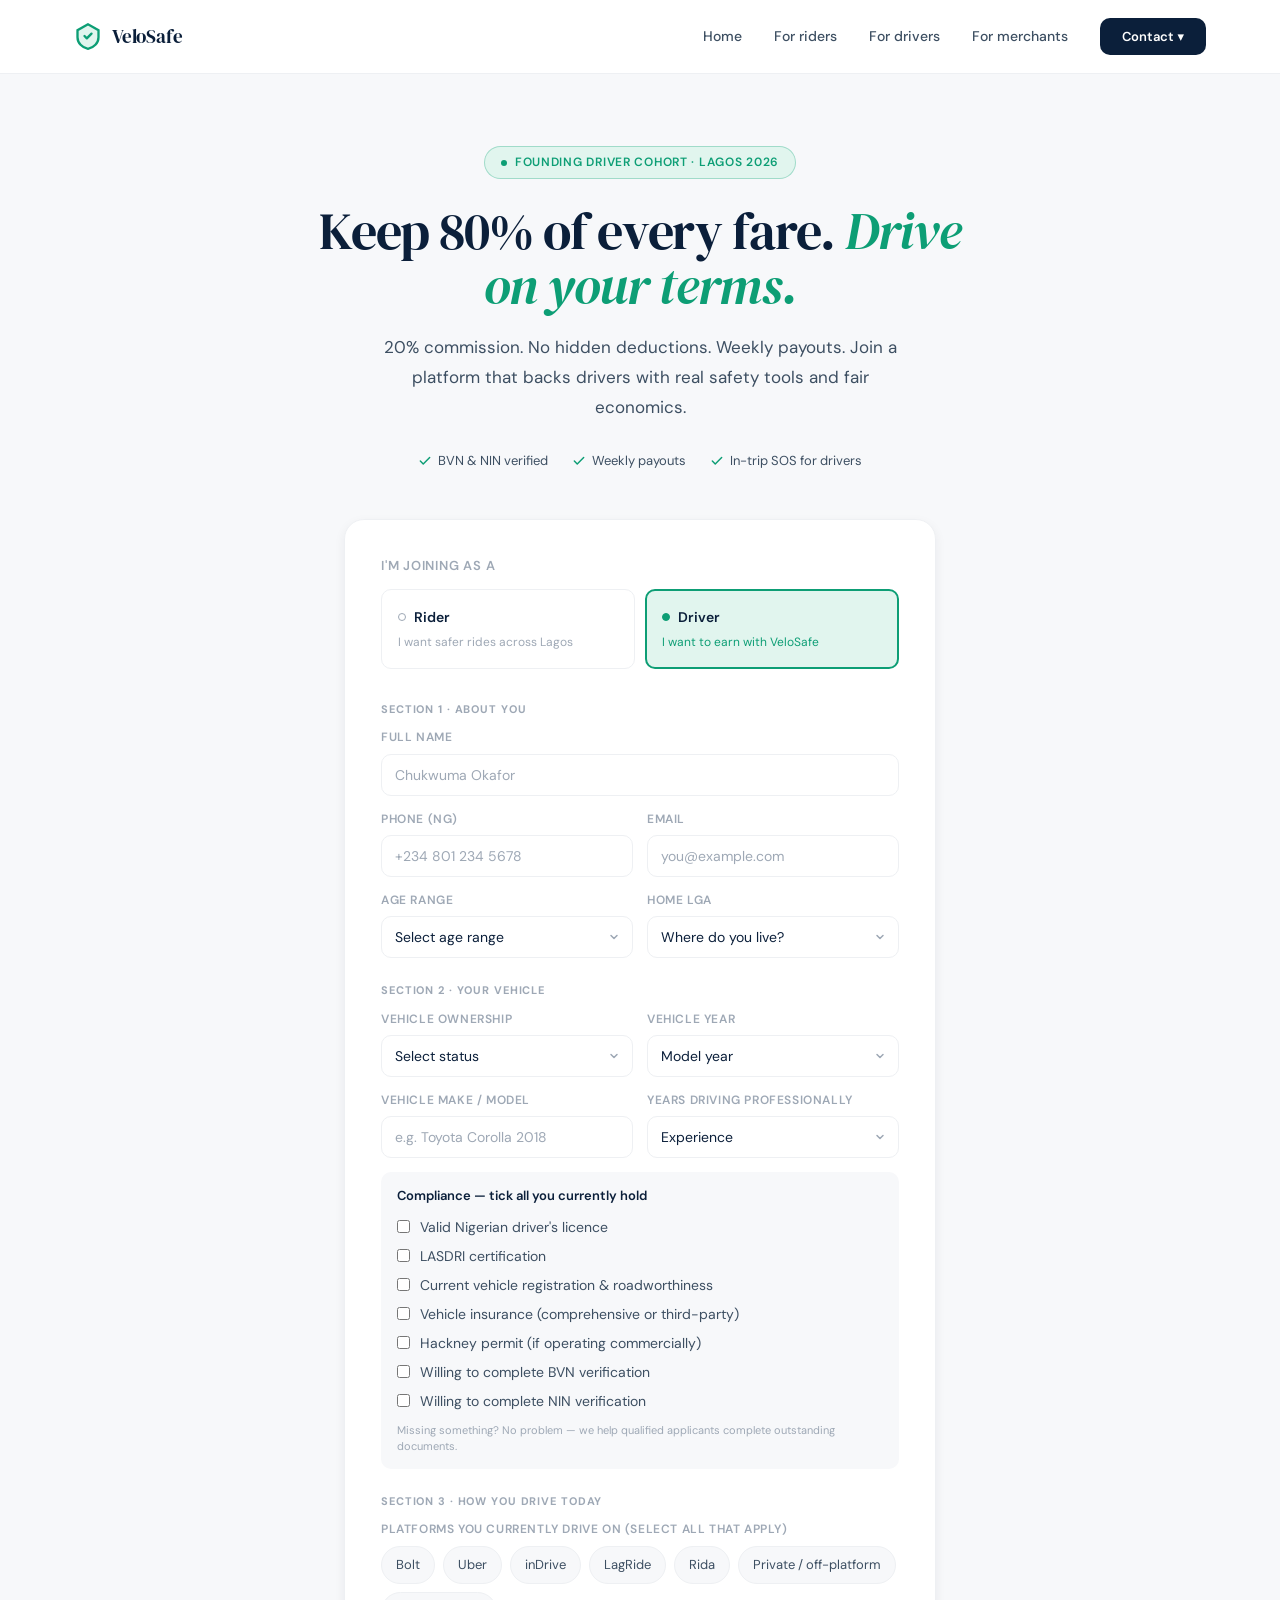
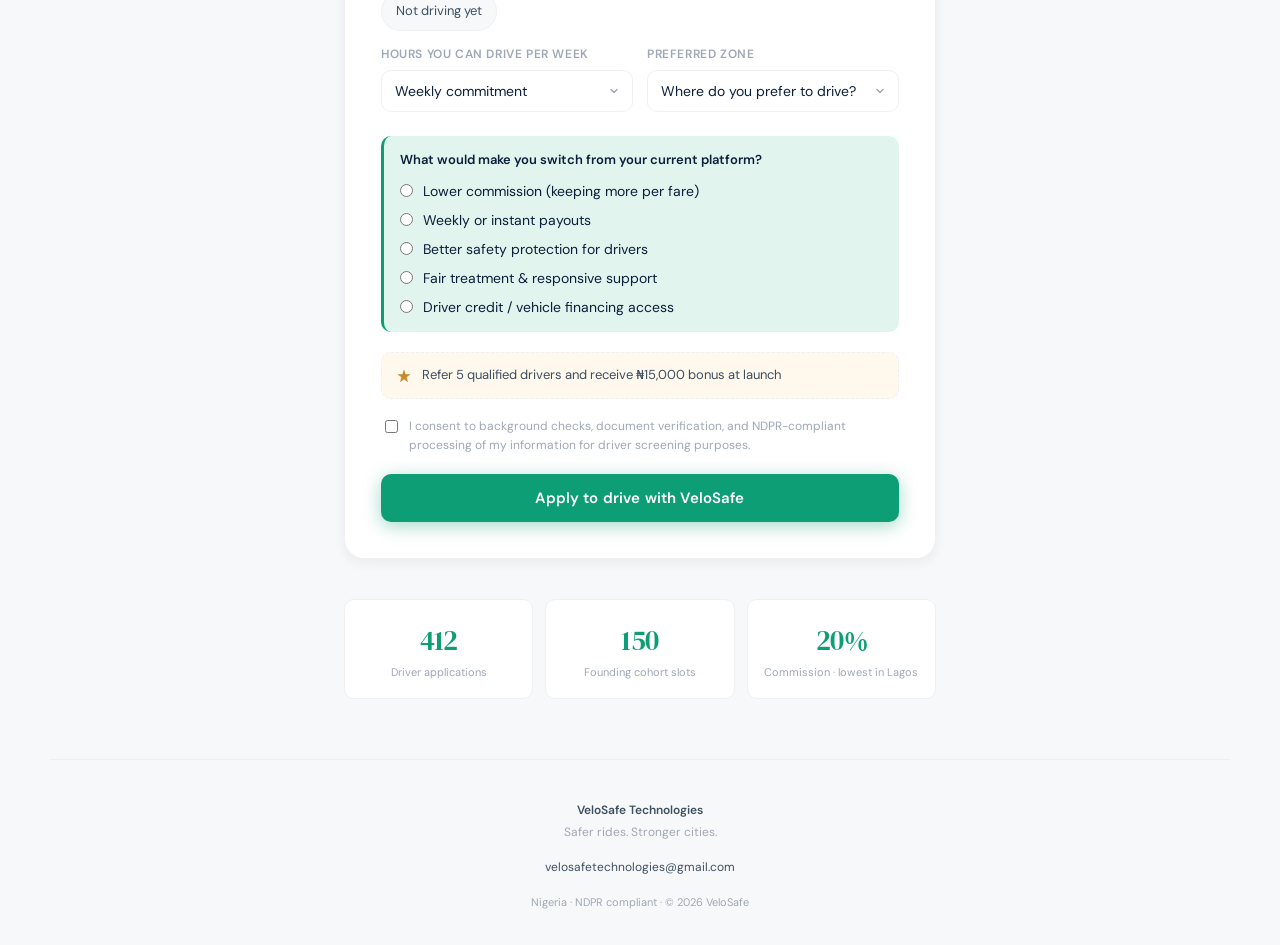
<file: waitlist/drivers.html>
<!DOCTYPE html>
<html lang="en">
<head>
  <meta charset="UTF-8" />
  <meta name="viewport" content="width=device-width, initial-scale=1.0" />
  <title>Apply to Drive — VeloSafe Founding Driver Cohort</title>
  <meta name="description" content="Keep 80% of every fare. Drive for the safest ride-hailing platform in Lagos. Apply to the VeloSafe founding driver cohort." />

  <!-- Open Graph -->
  <meta property="og:title" content="Drive with VeloSafe — 20% commission, Lagos Pilot 2026" />
  <meta property="og:description" content="Join the founding driver cohort. Lowest commission in Lagos. The future of ride-hailing in Africa starts here." />
  <meta property="og:type" content="website" />
  <meta property="og:url" content="https://jeremiah-n-erue.github.io/VeloSafe/waitlist/drivers.html" />

  <!-- Fonts — DM Serif Display + DM Sans (matching landing page) -->
  <link rel="preconnect" href="https://fonts.googleapis.com" />
  <link rel="preconnect" href="https://fonts.gstatic.com" crossorigin />
  <link href="https://fonts.googleapis.com/css2?family=DM+Serif+Display:ital@0;1&family=DM+Sans:wght@300;400;500;600&display=swap" rel="stylesheet" />

  <link rel="stylesheet" href="styles.css" />

  <!-- Favicon -->
  <link rel="icon" type="image/svg+xml" href="data:image/svg+xml,%3Csvg xmlns='http://www.w3.org/2000/svg' viewBox='0 0 24 24'%3E%3Cpath d='M12 2L3 7v6c0 5 4 9 9 10 5-1 9-5 9-10V7l-9-5z' fill='%230D9E75'/%3E%3Cpath d='M9 12l2 2 4-4' stroke='white' stroke-width='2' stroke-linecap='round' stroke-linejoin='round' fill='none'/%3E%3C/svg%3E" />
</head>
<body>

  <!-- Navigation -->
  <nav class="nav">
    <div class="nav-inner">
      <a href="https://jeremiah-n-erue.github.io/VeloSafe/" class="logo">
        <svg width="28" height="28" viewBox="0 0 24 24" fill="none" xmlns="http://www.w3.org/2000/svg">
          <path d="M12 2L3 7v6c0 5 4 9 9 10 5-1 9-5 9-10V7l-9-5z" stroke="#0D9E75" stroke-width="2" fill="#E1F5EE"/>
          <path d="M9 12l2 2 4-4" stroke="#0D9E75" stroke-width="2" stroke-linecap="round" stroke-linejoin="round"/>
        </svg>
        VeloSafe
      </a>
      <div class="nav-links">
        <a href="index.html">Home</a>
        <a href="riders.html">For riders</a>
        <a href="drivers.html">For drivers</a>
        <a href="merchants.html">For merchants</a>
        <div class="nav-contact-wrap">
          <button class="nav-cta nav-contact-btn" id="contact-toggle">Contact ▾</button>
          <div class="contact-dropdown" id="contact-dropdown">
            <a href="mailto:velosafetechnologies@gmail.com" class="contact-item">
              <div class="contact-icon" style="background:#EEF0F3;">✉️</div>
              <div>
                <div class="contact-label">Email us</div>
                <div class="contact-sub">velosafetechnologies@gmail.com</div>
              </div>
            </a>
            <a href="https://chat.whatsapp.com/CMh0SfdcGe3As34EkD0he3" target="_blank" rel="noopener" class="contact-item">
              <div class="contact-icon" style="background:#E8F8EE;">
                <svg width="18" height="18" viewBox="0 0 24 24" fill="#25D366"><path d="M17.5 14.4c-.3-.1-1.8-.9-2-1s-.5-.2-.7.1c-.2.3-.8 1-1 1.2-.2.2-.4.2-.6.1-1.1-.5-2-1-2.9-2.5-.2-.4.2-.4.6-1.2.1-.2 0-.3 0-.4 0-.1-.6-1.5-.8-2-.2-.5-.5-.4-.7-.5h-.5c-.2 0-.5.1-.7.3-.2.3-.9.9-.9 2.2 0 1.3.9 2.5 1.1 2.7.1.2 1.8 2.8 4.4 3.9 1.6.7 2.3.8 3.1.6.5-.1 1.5-.6 1.7-1.2.2-.6.2-1.1.2-1.2-.1-.1-.2-.2-.3-.3zM12 2C6.5 2 2 6.5 2 12c0 1.8.5 3.4 1.3 4.9L2 22l5.3-1.4c1.4.8 3 1.2 4.7 1.2 5.5 0 10-4.5 10-10S17.5 2 12 2z"/></svg>
              </div>
              <div>
                <div class="contact-label">WhatsApp</div>
                <div class="contact-sub">Join our community</div>
              </div>
            </a>
            <a href="https://www.instagram.com/velosafetechnologies?igsh=aG00ZW12cHdyd3Fj&utm_source=qr" target="_blank" rel="noopener" class="contact-item">
              <div class="contact-icon" style="background:#FFF0F3;">📸</div>
              <div>
                <div class="contact-label">Instagram</div>
                <div class="contact-sub">@velosafetechnologies</div>
              </div>
            </a>
          </div>
        </div>
      </div>
    </div>
  </nav>

  <!-- Hero — earnings-led for drivers -->
  <section class="hero">
    <span class="eyebrow">Founding driver cohort · Lagos 2026</span>
    <h1>Keep 80% of every fare. <em>Drive on your terms.</em></h1>
    <p class="hero-sub">
      20% commission. No hidden deductions. Weekly payouts. Join a platform that backs drivers with real safety tools and fair economics.
    </p>
    <div class="hero-badges">
      <span>
        <svg class="check-icon" viewBox="0 0 24 24" fill="none"><path d="M20 6L9 17l-5-5" stroke="#0D9E75" stroke-width="2.5" stroke-linecap="round" stroke-linejoin="round"/></svg>
        BVN &amp; NIN verified
      </span>
      <span>
        <svg class="check-icon" viewBox="0 0 24 24" fill="none"><path d="M20 6L9 17l-5-5" stroke="#0D9E75" stroke-width="2.5" stroke-linecap="round" stroke-linejoin="round"/></svg>
        Weekly payouts
      </span>
      <span>
        <svg class="check-icon" viewBox="0 0 24 24" fill="none"><path d="M20 6L9 17l-5-5" stroke="#0D9E75" stroke-width="2.5" stroke-linecap="round" stroke-linejoin="round"/></svg>
        In-trip SOS for drivers
      </span>
    </div>
  </section>

  <!-- Form -->
  <div class="form-wrap">
    <div class="form-card">

      <div id="form-view">

        <!-- Role toggle -->
        <p class="role-label">I'm joining as a</p>
        <div class="role-toggle">
          <a href="riders.html" class="role-option">
            <div class="role-option-title">
              <span class="role-dot"></span>
              Rider
            </div>
            <p class="role-option-desc">I want safer rides across Lagos</p>
          </a>
          <a href="drivers.html" class="role-option active">
            <div class="role-option-title">
              <span class="role-dot"></span>
              Driver
            </div>
            <p class="role-option-desc">I want to earn with VeloSafe</p>
          </a>
        </div>

        <!-- FORMSPREE ENDPOINT: replace YOUR_DRIVER_FORM_ID -->
        <form id="driver-form" action="https://formspree.io/f/xzdyjqeo" method="POST">

          <input type="hidden" name="_subject" value="New VeloSafe driver application" />
          <input type="hidden" name="role" value="driver" />

          <!-- Section 1: Personal -->
          <p class="section-label">Section 1 · About you</p>
          <div class="field-group">
            <div class="field">
              <label for="d-name">Full name</label>
              <input type="text" id="d-name" name="full_name" placeholder="Chukwuma Okafor" required />
            </div>

            <div class="field-row">
              <div class="field">
                <label for="d-phone">Phone (NG)</label>
                <input type="tel" id="d-phone" name="phone" placeholder="+234 801 234 5678" required pattern="[\+0-9\s\-]{10,}" />
              </div>
              <div class="field">
                <label for="d-email">Email</label>
                <input type="email" id="d-email" name="email" placeholder="you@example.com" required />
              </div>
            </div>

            <div class="field-row">
              <div class="field">
                <label for="d-age">Age range</label>
                <select id="d-age" name="age_range" required>
                  <option value="">Select age range</option>
                  <option>21–29</option>
                  <option>30–39</option>
                  <option>40–49</option>
                  <option>50+</option>
                </select>
              </div>
              <div class="field">
                <label for="d-lga">Home LGA</label>
                <select id="d-lga" name="home_lga" required>
                  <option value="">Where do you live?</option>
                  <option>Eti-Osa (Lekki, VI, Ikoyi)</option>
                  <option>Lagos Island</option>
                  <option>Lagos Mainland (Yaba, Surulere)</option>
                  <option>Ikeja</option>
                  <option>Kosofe (Ketu, Ojota)</option>
                  <option>Alimosho</option>
                  <option>Ajeromi-Ifelodun</option>
                  <option>Other Lagos LGA</option>
                </select>
              </div>
            </div>
          </div>

          <!-- Section 2: Vehicle -->
          <p class="section-label">Section 2 · Your vehicle</p>
          <div class="field-group">
            <div class="field-row">
              <div class="field">
                <label for="d-ownership">Vehicle ownership</label>
                <select id="d-ownership" name="vehicle_ownership" required>
                  <option value="">Select status</option>
                  <option>I own my vehicle outright</option>
                  <option>On hire-purchase / financing</option>
                  <option>I rent from a fleet owner</option>
                  <option>I need VeloSafe vehicle partnership</option>
                </select>
              </div>
              <div class="field">
                <label for="d-year">Vehicle year</label>
                <select id="d-year" name="vehicle_year" required>
                  <option value="">Model year</option>
                  <option>2020 or newer</option>
                  <option>2015–2019</option>
                  <option>2010–2014</option>
                  <option>Older than 2010</option>
                  <option>I don't have a vehicle yet</option>
                </select>
              </div>
            </div>

            <div class="field-row">
              <div class="field">
                <label for="d-model">Vehicle make / model</label>
                <input type="text" id="d-model" name="vehicle_model" placeholder="e.g. Toyota Corolla 2018" />
              </div>
              <div class="field">
                <label for="d-experience">Years driving professionally</label>
                <select id="d-experience" name="years_experience" required>
                  <option value="">Experience</option>
                  <option>Less than 1 year</option>
                  <option>1–3 years</option>
                  <option>4–7 years</option>
                  <option>8+ years</option>
                </select>
              </div>
            </div>

            <!-- Compliance checklist -->
            <div class="option-group">
              <label class="option-group-label">Compliance — tick all you currently hold</label>
              <div class="options-list">
                <label><input type="checkbox" name="compliance[]" value="drivers_licence" /> Valid Nigerian driver's licence</label>
                <label><input type="checkbox" name="compliance[]" value="lasdri" /> LASDRI certification</label>
                <label><input type="checkbox" name="compliance[]" value="registration" /> Current vehicle registration &amp; roadworthiness</label>
                <label><input type="checkbox" name="compliance[]" value="insurance" /> Vehicle insurance (comprehensive or third-party)</label>
                <label><input type="checkbox" name="compliance[]" value="hackney" /> Hackney permit (if operating commercially)</label>
                <label><input type="checkbox" name="compliance[]" value="bvn" /> Willing to complete BVN verification</label>
                <label><input type="checkbox" name="compliance[]" value="nin" /> Willing to complete NIN verification</label>
              </div>
              <p class="option-group-hint">Missing something? No problem — we help qualified applicants complete outstanding documents.</p>
            </div>
          </div>

          <!-- Section 3: Driving patterns -->
          <p class="section-label">Section 3 · How you drive today</p>
          <div class="field-group">
            <div class="field">
              <label>Platforms you currently drive on (select all that apply)</label>
              <div class="pill-group" id="platform-pills">
                <span class="pill" data-value="Bolt">Bolt</span>
                <span class="pill" data-value="Uber">Uber</span>
                <span class="pill" data-value="inDrive">inDrive</span>
                <span class="pill" data-value="LagRide">LagRide</span>
                <span class="pill" data-value="Rida">Rida</span>
                <span class="pill" data-value="Private">Private / off-platform</span>
                <span class="pill" data-value="Not driving yet">Not driving yet</span>
              </div>
              <input type="hidden" name="current_platforms" id="platform-input" />
            </div>

            <div class="field-row">
              <div class="field">
                <label for="d-hours">Hours you can drive per week</label>
                <select id="d-hours" name="weekly_hours" required>
                  <option value="">Weekly commitment</option>
                  <option>Less than 20 hrs (part-time)</option>
                  <option>20–39 hrs</option>
                  <option>40–59 hrs (full-time)</option>
                  <option>60+ hrs</option>
                </select>
              </div>
              <div class="field">
                <label for="d-zone">Preferred zone</label>
                <select id="d-zone" name="preferred_zone" required>
                  <option value="">Where do you prefer to drive?</option>
                  <option>Lekki–VI–Ikoyi corridor</option>
                  <option>Mainland (Yaba, Surulere, Ikeja)</option>
                  <option>Airport routes</option>
                  <option>Anywhere in Lagos</option>
                </select>
              </div>
            </div>
          </div>

          <!-- Strategic question -->
          <div class="option-group featured" style="margin-bottom: 20px;">
            <label class="option-group-label">What would make you switch from your current platform?</label>
            <div class="options-list">
              <label><input type="radio" name="switch_reason" value="lower_commission" required /> Lower commission (keeping more per fare)</label>
              <label><input type="radio" name="switch_reason" value="weekly_payouts" /> Weekly or instant payouts</label>
              <label><input type="radio" name="switch_reason" value="driver_safety" /> Better safety protection for drivers</label>
              <label><input type="radio" name="switch_reason" value="fair_support" /> Fair treatment &amp; responsive support</label>
              <label><input type="radio" name="switch_reason" value="driver_credit" /> Driver credit / vehicle financing access</label>
            </div>
          </div>

          <!-- Referral -->
          <div class="referral-note">
            <svg width="16" height="16" viewBox="0 0 24 24" fill="none">
              <path d="M12 2l2.4 7.4H22l-6.2 4.5 2.4 7.4L12 16.8l-6.2 4.5 2.4-7.4L2 9.4h7.6L12 2z" fill="#C8892A"/>
            </svg>
            <span>Refer 5 qualified drivers and receive ₦15,000 bonus at launch</span>
          </div>

          <!-- Consent -->
          <div class="consent">
            <label>
              <input type="checkbox" name="consent" required />
              <span>I consent to background checks, document verification, and NDPR-compliant processing of my information for driver screening purposes.</span>
            </label>
          </div>

          <button type="submit" class="submit-btn" id="d-submit">Apply to drive with VeloSafe</button>
        </form>
      </div>

      <!-- Success state -->
      <div class="success-state" id="success-view">
        <div class="check-circle">
          <svg width="28" height="28" viewBox="0 0 24 24" fill="none">
            <path d="M20 6L9 17l-5-5" stroke="#0D9E75" stroke-width="2.5" stroke-linecap="round" stroke-linejoin="round"/>
          </svg>
        </div>
        <h2>Application received.</h2>
        <p>Our driver ops team will contact qualified applicants within 7 days. In the meantime, join the VeloSafe founding drivers community — where we share onboarding updates, earnings previews, and answer questions directly.</p>

        <!-- Community invite — primary CTA -->
        <a href="https://chat.whatsapp.com/CMh0SfdcGe3As34EkD0he3" target="_blank" rel="noopener" class="community-btn">
          <svg width="18" height="18" viewBox="0 0 24 24" fill="currentColor" style="flex-shrink: 0;">
            <path d="M17.5 14.4c-.3-.1-1.8-.9-2-1s-.5-.2-.7.1c-.2.3-.8 1-1 1.2-.2.2-.4.2-.6.1-1.1-.5-2-1-2.9-2.5-.2-.4.2-.4.6-1.2.1-.2 0-.3 0-.4 0-.1-.6-1.5-.8-2-.2-.5-.5-.4-.7-.5h-.5c-.2 0-.5.1-.7.3-.2.3-.9.9-.9 2.2 0 1.3.9 2.5 1.1 2.7.1.2 1.8 2.8 4.4 3.9 1.6.7 2.3.8 3.1.6.5-.1 1.5-.6 1.7-1.2.2-.6.2-1.1.2-1.2-.1-.1-.2-.2-.3-.3zM12 2C6.5 2 2 6.5 2 12c0 1.8.5 3.4 1.3 4.9L2 22l5.3-1.4c1.4.8 3 1.2 4.7 1.2 5.5 0 10-4.5 10-10S17.5 2 12 2zm0 18.2c-1.5 0-3-.4-4.3-1.2l-.3-.2-3.1.8.8-3-.2-.3C4.1 15 3.8 13.5 3.8 12c0-4.5 3.7-8.2 8.2-8.2s8.2 3.7 8.2 8.2-3.7 8.2-8.2 8.2z"/>
          </svg>
          Join the founding drivers community
        </a>
        <p class="community-hint">Private WhatsApp group · Driver cohort only · Moderated by VeloSafe ops</p>

        <!-- Instagram follow -->
        <a href="https://www.instagram.com/velosafetechnologies?igsh=aG00ZW12cHdyd3Fj&utm_source=qr" target="_blank" rel="noopener" class="community-btn" style="background: linear-gradient(135deg, #833ab4, #fd1d1d, #fcb045); margin-top: 4px;">
          <svg width="18" height="18" viewBox="0 0 24 24" fill="currentColor" style="flex-shrink: 0;">
            <path d="M12 2.163c3.204 0 3.584.012 4.85.07 3.252.148 4.771 1.691 4.919 4.919.058 1.265.069 1.645.069 4.849 0 3.205-.012 3.584-.069 4.849-.149 3.225-1.664 4.771-4.919 4.919-1.266.058-1.644.07-4.85.07-3.204 0-3.584-.012-4.849-.07-3.26-.149-4.771-1.699-4.919-4.92-.058-1.265-.07-1.644-.07-4.849 0-3.204.013-3.583.07-4.849.149-3.227 1.664-4.771 4.919-4.919 1.266-.057 1.645-.069 4.849-.069zm0-2.163c-3.259 0-3.667.014-4.947.072-4.358.2-6.78 2.618-6.98 6.98-.059 1.281-.073 1.689-.073 4.948 0 3.259.014 3.668.072 4.948.2 4.358 2.618 6.78 6.98 6.98 1.281.058 1.689.072 4.948.072 3.259 0 3.668-.014 4.948-.072 4.354-.2 6.782-2.618 6.979-6.98.059-1.28.073-1.689.073-4.948 0-3.259-.014-3.667-.072-4.947-.196-4.354-2.617-6.78-6.979-6.98-1.281-.059-1.69-.073-4.949-.073zm0 5.838c-3.403 0-6.162 2.759-6.162 6.162s2.759 6.163 6.162 6.163 6.162-2.759 6.162-6.163c0-3.403-2.759-6.162-6.162-6.162zm0 10.162c-2.209 0-4-1.79-4-4 0-2.209 1.791-4 4-4s4 1.791 4 4c0 2.21-1.791 4-4 4zm6.406-11.845c-.796 0-1.441.645-1.441 1.44s.645 1.44 1.441 1.44c.795 0 1.439-.645 1.439-1.44s-.644-1.44-1.439-1.44z"/>
          </svg>
          Follow us on Instagram
        </a>
        <p class="community-hint" style="margin-top: 6px;">@velosafetechnologies · Updates, previews &amp; launch news</p>

        <div class="share-divider">
          <span>Know other qualified drivers?</span>
        </div>

        <div class="share-btns">
          <button class="share-btn" onclick="shareOn('whatsapp')">Share with drivers</button>
          <button class="share-btn" onclick="copyLink()">Copy link</button>
        </div>
      </div>

    </div>
  </div>

  <!-- Stats — driver specific -->
  <div class="stats-strip">
    <div class="stat-card">
      <p class="stat-value">412</p>
      <p class="stat-label">Driver applications</p>
    </div>
    <div class="stat-card">
      <p class="stat-value">150</p>
      <p class="stat-label">Founding cohort slots</p>
    </div>
    <div class="stat-card">
      <p class="stat-value">20%</p>
      <p class="stat-label">Commission · lowest in Lagos</p>
    </div>
  </div>

  <!-- Footer -->
  <footer class="footer">
    <div>
      <strong style="color: var(--gray-700); font-weight: 600;">VeloSafe Technologies</strong><br />
      Safer rides. Stronger cities.
    </div>
    <div style="margin-top: 14px;">
      <a href="mailto:velosafetechnologies@gmail.com">velosafetechnologies@gmail.com</a>
    </div>
    <div style="margin-top: 14px; color: var(--gray-400); font-size: 11px;">
      Nigeria · NDPR compliant · &copy; 2026 VeloSafe
    </div>
  </footer>

  <!-- Scripts -->
  <script>
    // Pill multi-select for platforms
    const pills = document.querySelectorAll('#platform-pills .pill');
    const platformInput = document.getElementById('platform-input');

    pills.forEach(pill => {
      pill.addEventListener('click', () => {
        pill.classList.toggle('selected');
        const selected = Array.from(document.querySelectorAll('#platform-pills .pill.selected'))
          .map(p => p.dataset.value);
        platformInput.value = selected.join(', ');
      });
    });

    // Form submission
    const form = document.getElementById('driver-form');
    const formView = document.getElementById('form-view');
    const successView = document.getElementById('success-view');
    const submitBtn = document.getElementById('d-submit');

    form.addEventListener('submit', async (e) => {
      e.preventDefault();
      submitBtn.disabled = true;
      submitBtn.textContent = 'Submitting...';

      try {
        const formData = new FormData(form);
        const response = await fetch(form.action, {
          method: 'POST',
          body: formData,
          headers: { 'Accept': 'application/json' }
        });

        if (response.ok) {
          formView.style.display = 'none';
          successView.classList.add('shown');
        } else {
          throw new Error('Submission failed');
        }
      } catch (err) {
        submitBtn.disabled = false;
        submitBtn.textContent = 'Apply to drive with VeloSafe';
        alert('Sorry, something went wrong. Please try again or email velosafetechnologies@gmail.com');
      }
    });

    function shareOn(platform) {
      const url = encodeURIComponent('https://jeremiah-n-erue.github.io/VeloSafe/waitlist/drivers.html');
      const text = encodeURIComponent("Drive with VeloSafe — 20% commission, weekly payouts, Lagos 2026. Join the founding driver cohort:");
      const links = {
        whatsapp: `https://wa.me/?text=${text}%20${url}`
      };
      window.open(links[platform], '_blank');
    }

    function copyLink() {
      navigator.clipboard.writeText('https://jeremiah-n-erue.github.io/VeloSafe/waitlist/drivers.html');
      event.target.textContent = 'Copied ✓';
      setTimeout(() => { event.target.textContent = 'Copy link'; }, 2000);
    }

    // Ripple effect on buttons
    document.querySelectorAll('.submit-btn, .nav-cta, .community-btn, .share-btn').forEach(btn => {
      btn.addEventListener('click', function(e) {
        const r = document.createElement('span');
        r.className = 'ripple-circle';
        const rect = this.getBoundingClientRect();
        r.style.left = (e.clientX - rect.left) + 'px';
        r.style.top  = (e.clientY - rect.top)  + 'px';
        this.appendChild(r);
        setTimeout(() => r.remove(), 600);
      });
    });

    // Contact dropdown
    const contactToggle = document.getElementById('contact-toggle');
    const contactDropdown = document.getElementById('contact-dropdown');
    if (contactToggle) {
      contactToggle.addEventListener('click', (e) => {
        e.stopPropagation();
        contactDropdown.classList.toggle('open');
      });
      document.addEventListener('click', () => contactDropdown.classList.remove('open'));
    }
  </script>

</body>
</html>
</file>
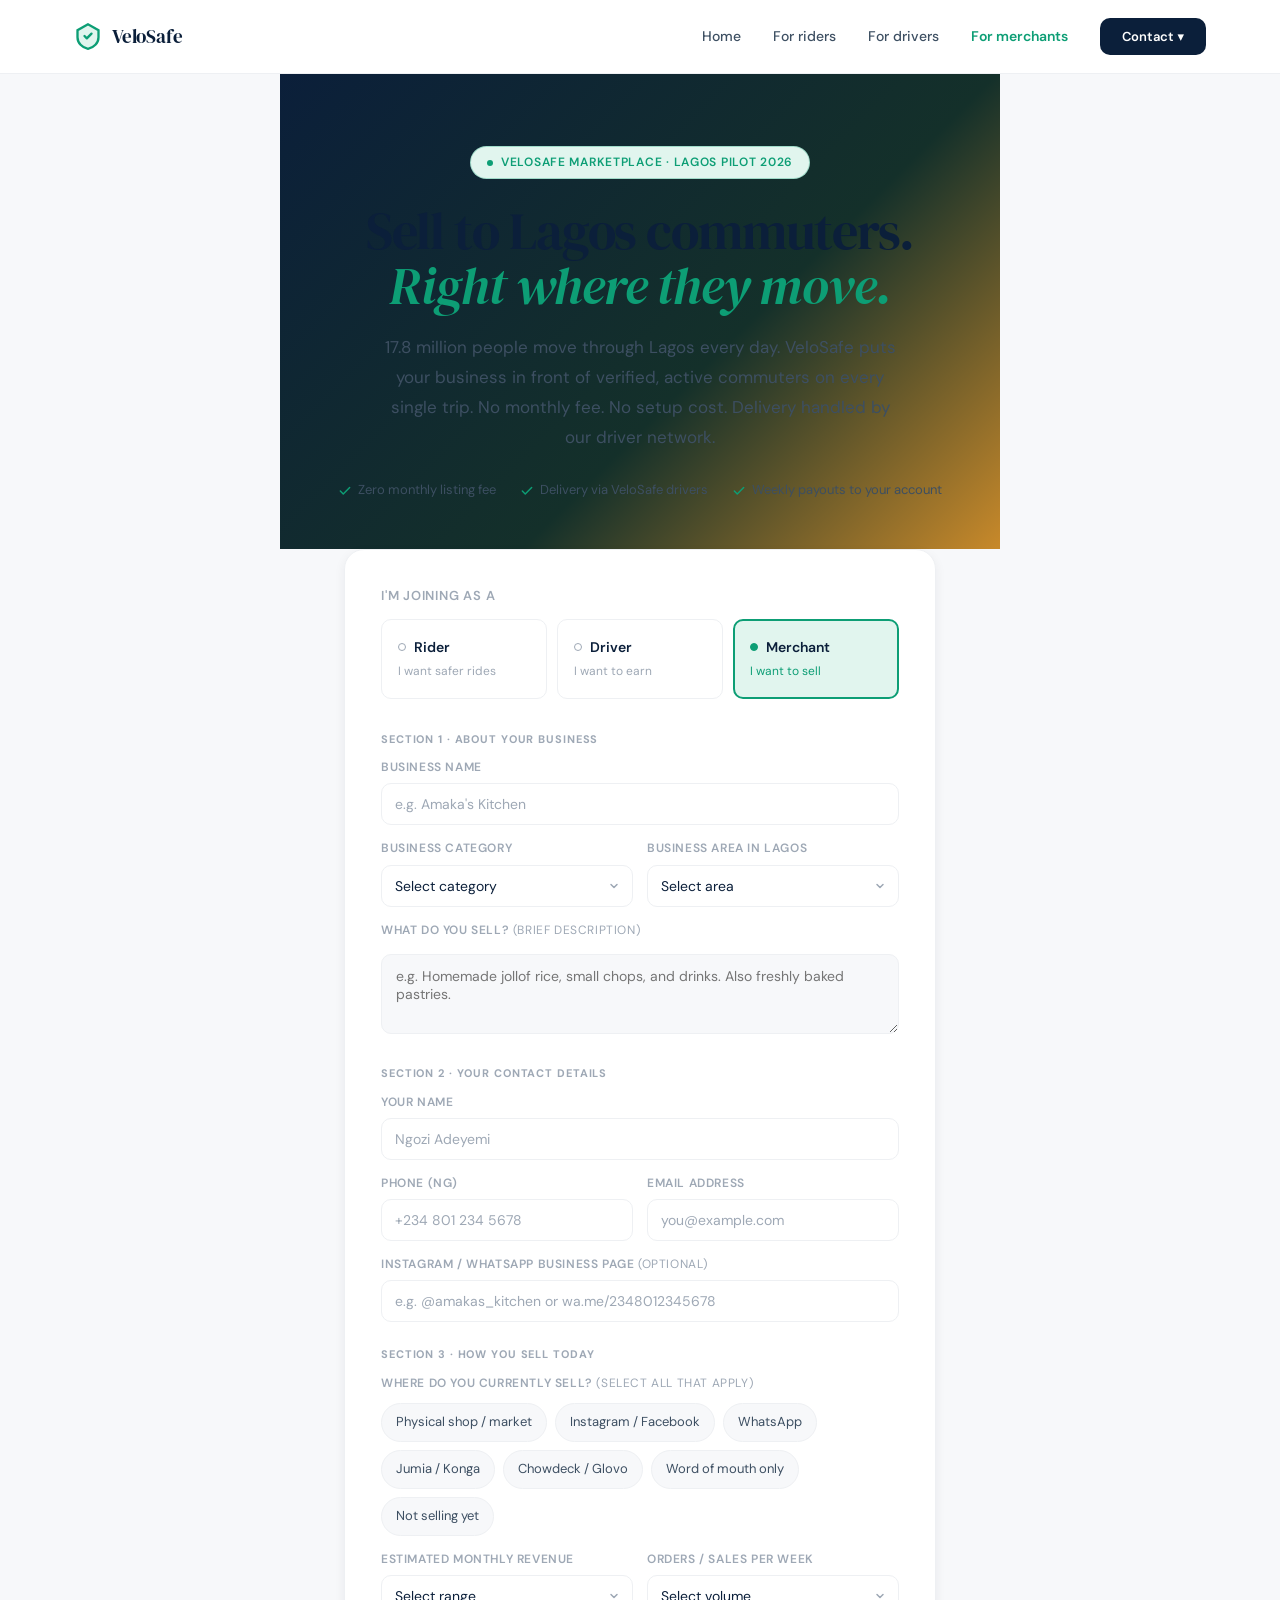
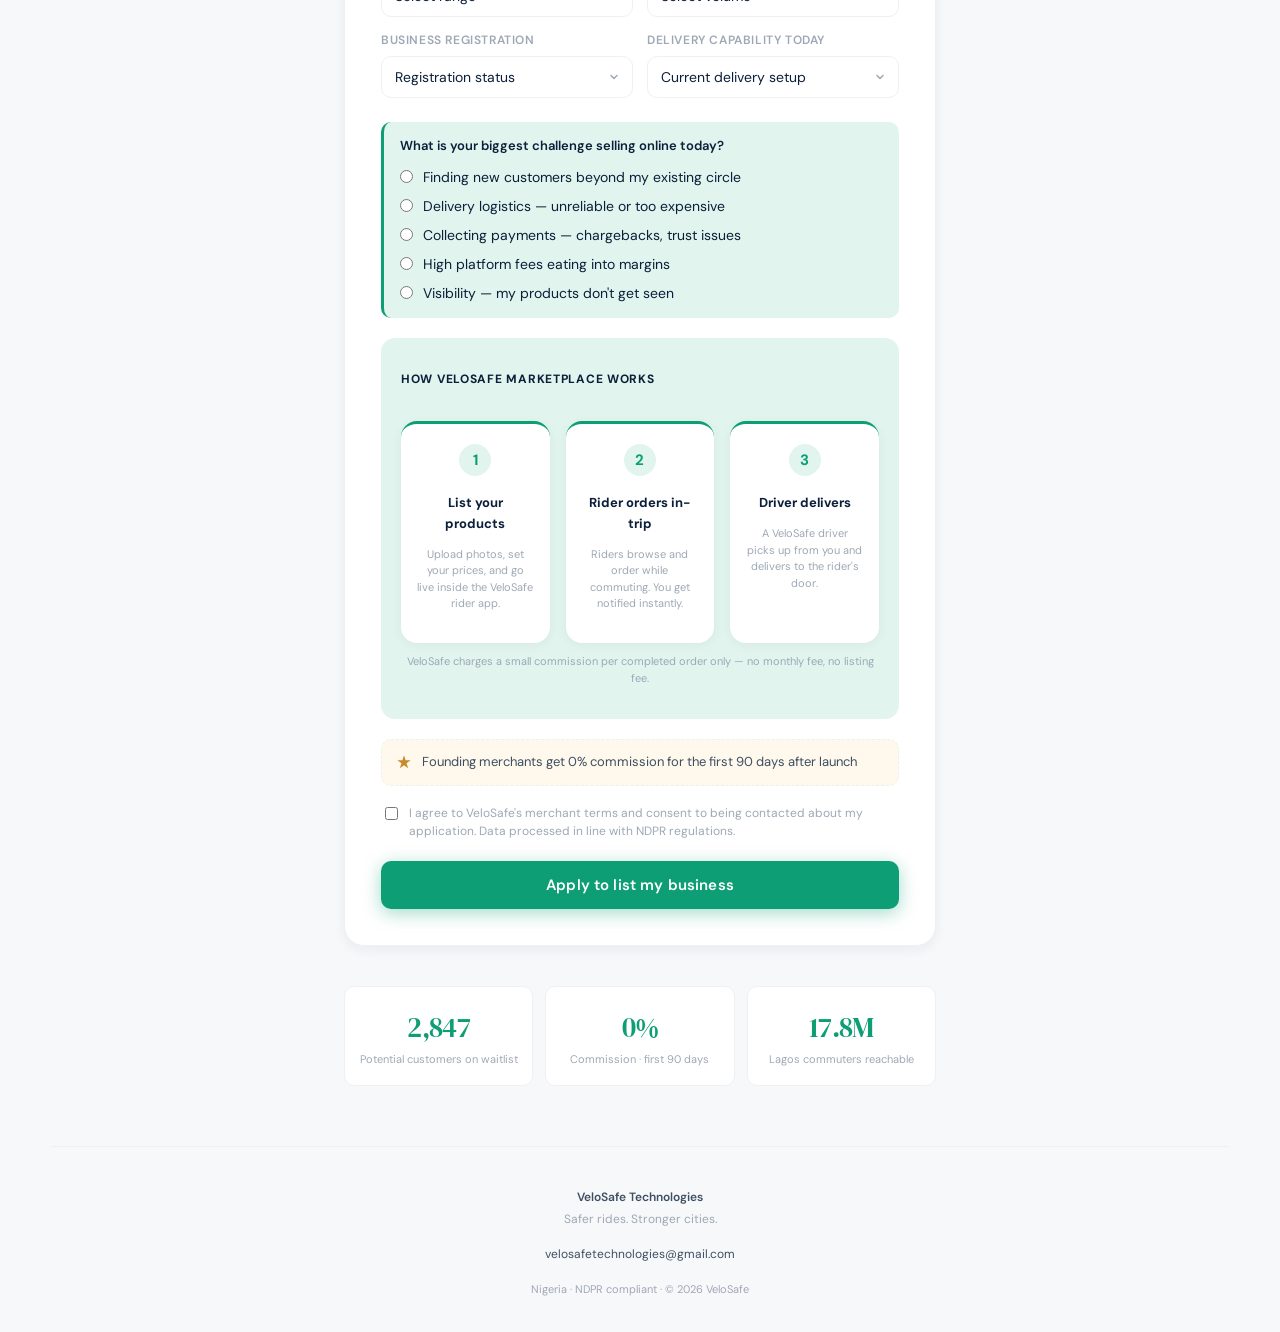
<file: waitlist/merchants.html>
<!DOCTYPE html>
<html lang="en">
<head>
  <meta charset="UTF-8" />
  <meta name="viewport" content="width=device-width, initial-scale=1.0" />
  <title>List Your Business — VeloSafe Marketplace</title>
  <meta name="description" content="Sell to 17.8 million Lagos commuters on every trip. Zero monthly fee. Delivery by VeloSafe drivers. Apply to become a founding VeloSafe merchant." />

  <!-- Open Graph -->
  <meta property="og:title" content="VeloSafe Marketplace — Sell to Lagos commuters" />
  <meta property="og:description" content="Reach verified riders on every trip. Zero monthly fee for founding merchants. Apply to list your business on VeloSafe." />
  <meta property="og:type" content="website" />
  <meta property="og:url" content="https://jeremiah-n-erue.github.io/VeloSafe/waitlist/merchants.html" />

  <!-- Fonts -->
  <link rel="preconnect" href="https://fonts.googleapis.com" />
  <link rel="preconnect" href="https://fonts.gstatic.com" crossorigin />
  <link href="https://fonts.googleapis.com/css2?family=DM+Serif+Display:ital@0;1&family=DM+Sans:wght@300;400;500;600&display=swap" rel="stylesheet" />

  <link rel="stylesheet" href="styles.css" />

  <!-- Favicon -->
  <link rel="icon" type="image/svg+xml" href="data:image/svg+xml,%3Csvg xmlns='http://www.w3.org/2000/svg' viewBox='0 0 24 24'%3E%3Cpath d='M12 2L3 7v6c0 5 4 9 9 10 5-1 9-5 9-10V7l-9-5z' fill='%230D9E75'/%3E%3Cpath d='M9 12l2 2 4-4' stroke='white' stroke-width='2' stroke-linecap='round' stroke-linejoin='round' fill='none'/%3E%3C/svg%3E" />

  <style>
    /* Merchant-specific accent — gold to complement teal brand */
    .merchant-accent { color: var(--gold); }
    .hero-merchant   { background: linear-gradient(135deg, #0B1F3A 0%, #14302A 60%, #C8892A 100%); }

    .how-it-works-grid {
      display: grid;
      grid-template-columns: repeat(3, 1fr);
      gap: 16px;
      margin: 32px 0 8px;
    }
    .how-card {
      background: #fff;
      border-radius: 16px;
      padding: 20px 16px;
      text-align: center;
      box-shadow: 0 2px 12px rgba(0,0,0,.05);
      border-top: 3px solid var(--teal);
    }
    .how-card-num {
      width: 32px; height: 32px; border-radius: 50%;
      background: var(--teal-light); color: var(--teal);
      font-weight: 700; font-size: 15px;
      display: flex; align-items: center; justify-content: center;
      margin: 0 auto 10px;
    }
    .how-card h4 { font-size: 13px; font-weight: 700; color: var(--navy); margin-bottom: 6px; }
    .how-card p  { font-size: 11px; color: var(--gray-400); line-height: 1.5; }

    @media (max-width: 600px) {
      .how-it-works-grid { grid-template-columns: 1fr; }
    }
  </style>
</head>
<body>

  <!-- Navigation -->
  <nav class="nav">
    <div class="nav-inner">
      <a href="https://jeremiah-n-erue.github.io/VeloSafe/" class="logo">
        <svg width="28" height="28" viewBox="0 0 24 24" fill="none">
          <path d="M12 2L3 7v6c0 5 4 9 9 10 5-1 9-5 9-10V7l-9-5z" stroke="#0D9E75" stroke-width="2" fill="#E1F5EE"/>
          <path d="M9 12l2 2 4-4" stroke="#0D9E75" stroke-width="2" stroke-linecap="round" stroke-linejoin="round"/>
        </svg>
        VeloSafe
      </a>
      <div class="nav-links">
        <a href="index.html">Home</a>
        <a href="riders.html">For riders</a>
        <a href="drivers.html">For drivers</a>
        <a href="merchants.html" style="color: var(--teal); font-weight: 600;">For merchants</a>
        <div class="nav-contact-wrap">
          <button class="nav-cta nav-contact-btn" id="contact-toggle">Contact ▾</button>
          <div class="contact-dropdown" id="contact-dropdown">
            <a href="mailto:velosafetechnologies@gmail.com" class="contact-item">
              <div class="contact-icon" style="background:#EEF0F3;">✉️</div>
              <div>
                <div class="contact-label">Email us</div>
                <div class="contact-sub">velosafetechnologies@gmail.com</div>
              </div>
            </a>
            <a href="https://chat.whatsapp.com/CMh0SfdcGe3As34EkD0he3" target="_blank" rel="noopener" class="contact-item">
              <div class="contact-icon" style="background:#E8F8EE;">
                <svg width="18" height="18" viewBox="0 0 24 24" fill="#25D366"><path d="M17.5 14.4c-.3-.1-1.8-.9-2-1s-.5-.2-.7.1c-.2.3-.8 1-1 1.2-.2.2-.4.2-.6.1-1.1-.5-2-1-2.9-2.5-.2-.4.2-.4.6-1.2.1-.2 0-.3 0-.4 0-.1-.6-1.5-.8-2-.2-.5-.5-.4-.7-.5h-.5c-.2 0-.5.1-.7.3-.2.3-.9.9-.9 2.2 0 1.3.9 2.5 1.1 2.7.1.2 1.8 2.8 4.4 3.9 1.6.7 2.3.8 3.1.6.5-.1 1.5-.6 1.7-1.2.2-.6.2-1.1.2-1.2-.1-.1-.2-.2-.3-.3zM12 2C6.5 2 2 6.5 2 12c0 1.8.5 3.4 1.3 4.9L2 22l5.3-1.4c1.4.8 3 1.2 4.7 1.2 5.5 0 10-4.5 10-10S17.5 2 12 2z"/></svg>
              </div>
              <div>
                <div class="contact-label">WhatsApp</div>
                <div class="contact-sub">Join our community</div>
              </div>
            </a>
            <a href="https://www.instagram.com/velosafetechnologies?igsh=aG00ZW12cHdyd3Fj&utm_source=qr" target="_blank" rel="noopener" class="contact-item">
              <div class="contact-icon" style="background:#FFF0F3;">📸</div>
              <div>
                <div class="contact-label">Instagram</div>
                <div class="contact-sub">@velosafetechnologies</div>
              </div>
            </a>
          </div>
        </div>
      </div>
    </div>
  </nav>

  <!-- Hero -->
  <section class="hero hero-merchant">
    <span class="eyebrow">VeloSafe Marketplace · Lagos Pilot 2026</span>
    <h1>Sell to Lagos commuters. <em>Right where they move.</em></h1>
    <p class="hero-sub">
      17.8 million people move through Lagos every day. VeloSafe puts your business in front of verified, active commuters on every single trip. No monthly fee. No setup cost. Delivery handled by our driver network.
    </p>
    <div class="hero-badges">
      <span>
        <svg class="check-icon" viewBox="0 0 24 24" fill="none"><path d="M20 6L9 17l-5-5" stroke="#0D9E75" stroke-width="2.5" stroke-linecap="round" stroke-linejoin="round"/></svg>
        Zero monthly listing fee
      </span>
      <span>
        <svg class="check-icon" viewBox="0 0 24 24" fill="none"><path d="M20 6L9 17l-5-5" stroke="#0D9E75" stroke-width="2.5" stroke-linecap="round" stroke-linejoin="round"/></svg>
        Delivery via VeloSafe drivers
      </span>
      <span>
        <svg class="check-icon" viewBox="0 0 24 24" fill="none"><path d="M20 6L9 17l-5-5" stroke="#0D9E75" stroke-width="2.5" stroke-linecap="round" stroke-linejoin="round"/></svg>
        Weekly payouts to your account
      </span>
    </div>
  </section>

  <!-- Form -->
  <div class="form-wrap">
    <div class="form-card">

      <div id="form-view">

        <!-- Role toggle — 3 options -->
        <p class="role-label">I'm joining as a</p>
        <div class="role-toggle" style="grid-template-columns: 1fr 1fr 1fr;">
          <a href="riders.html" class="role-option">
            <div class="role-option-title"><span class="role-dot"></span>Rider</div>
            <p class="role-option-desc">I want safer rides</p>
          </a>
          <a href="drivers.html" class="role-option">
            <div class="role-option-title"><span class="role-dot"></span>Driver</div>
            <p class="role-option-desc">I want to earn</p>
          </a>
          <a href="merchants.html" class="role-option active">
            <div class="role-option-title"><span class="role-dot"></span>Merchant</div>
            <p class="role-option-desc">I want to sell</p>
          </a>
        </div>

        <!-- FORMSPREE: go to formspree.io → New Form → copy your form ID below -->
        <form id="merchant-form" action="https://formspree.io/f/xeevpdza" method="POST">

          <input type="hidden" name="_subject" value="New VeloSafe merchant application" />
          <input type="hidden" name="role" value="merchant" />

          <!-- Section 1: Business -->
          <p class="section-label">Section 1 · About your business</p>
          <div class="field-group">

            <div class="field">
              <label for="m-biz-name">Business name</label>
              <input type="text" id="m-biz-name" name="business_name" placeholder="e.g. Amaka's Kitchen" required />
            </div>

            <div class="field-row">
              <div class="field">
                <label for="m-category">Business category</label>
                <select id="m-category" name="business_category" required>
                  <option value="">Select category</option>
                  <option>Food &amp; Beverages</option>
                  <option>Fashion &amp; Clothing</option>
                  <option>Beauty &amp; Personal Care</option>
                  <option>Electronics &amp; Gadgets</option>
                  <option>Groceries &amp; Supermarket</option>
                  <option>Health &amp; Pharmacy</option>
                  <option>Home &amp; Furniture</option>
                  <option>Books &amp; Stationery</option>
                  <option>Professional Services</option>
                  <option>Arts &amp; Crafts</option>
                  <option>Other</option>
                </select>
              </div>
              <div class="field">
                <label for="m-location">Business area in Lagos</label>
                <select id="m-location" name="business_area" required>
                  <option value="">Select area</option>
                  <option>Lekki</option>
                  <option>Victoria Island</option>
                  <option>Ikoyi</option>
                  <option>Ajah</option>
                  <option>Lagos Island</option>
                  <option>Ikeja / GRA</option>
                  <option>Yaba</option>
                  <option>Surulere</option>
                  <option>Ketu / Ojota</option>
                  <option>Alimosho / Egbeda</option>
                  <option>Online only (no physical location)</option>
                  <option>Other</option>
                </select>
              </div>
            </div>

            <div class="field">
              <label for="m-products">What do you sell? <span style="font-weight:400;color:var(--gray-400);">(brief description)</span></label>
              <textarea id="m-products" name="products_description" rows="3"
                placeholder="e.g. Homemade jollof rice, small chops, and drinks. Also freshly baked pastries."
                style="width:100%;padding:12px 14px;border:1.5px solid var(--gray-100);border-radius:10px;font-size:14px;font-family:inherit;resize:vertical;margin-top:8px;outline:none;background:var(--off-white);"
                required></textarea>
            </div>

          </div>

          <!-- Section 2: Contact -->
          <p class="section-label">Section 2 · Your contact details</p>
          <div class="field-group">

            <div class="field">
              <label for="m-name">Your name</label>
              <input type="text" id="m-name" name="contact_name" placeholder="Ngozi Adeyemi" required />
            </div>

            <div class="field-row">
              <div class="field">
                <label for="m-phone">Phone (NG)</label>
                <input type="tel" id="m-phone" name="phone" placeholder="+234 801 234 5678" required pattern="[\+0-9\s\-]{10,}" />
              </div>
              <div class="field">
                <label for="m-email">Email address</label>
                <input type="email" id="m-email" name="email" placeholder="you@example.com" required />
              </div>
            </div>

            <div class="field">
              <label for="m-instagram">Instagram / WhatsApp business page <span style="font-weight:400;color:var(--gray-400);">(optional)</span></label>
              <input type="text" id="m-instagram" name="social_page" placeholder="e.g. @amakas_kitchen or wa.me/2348012345678" />
            </div>

          </div>

          <!-- Section 3: Business today -->
          <p class="section-label">Section 3 · How you sell today</p>
          <div class="field-group">

            <div class="field">
              <label>Where do you currently sell? <span style="font-weight:400;color:var(--gray-400);">(select all that apply)</span></label>
              <div class="pill-group" id="channel-pills" style="margin-top:10px;">
                <span class="pill" data-value="Physical shop / market">Physical shop / market</span>
                <span class="pill" data-value="Instagram / Facebook">Instagram / Facebook</span>
                <span class="pill" data-value="WhatsApp">WhatsApp</span>
                <span class="pill" data-value="Jumia / Konga">Jumia / Konga</span>
                <span class="pill" data-value="Chowdeck / Glovo">Chowdeck / Glovo</span>
                <span class="pill" data-value="Word of mouth only">Word of mouth only</span>
                <span class="pill" data-value="Not selling yet">Not selling yet</span>
              </div>
              <input type="hidden" name="current_channels" id="channel-input" />
            </div>

            <div class="field-row">
              <div class="field">
                <label for="m-revenue">Estimated monthly revenue</label>
                <select id="m-revenue" name="monthly_revenue" required>
                  <option value="">Select range</option>
                  <option>Under ₦50,000</option>
                  <option>₦50,000 – ₦200,000</option>
                  <option>₦200,000 – ₦1,000,000</option>
                  <option>₦1,000,000 – ₦5,000,000</option>
                  <option>Above ₦5,000,000</option>
                  <option>Prefer not to say</option>
                </select>
              </div>
              <div class="field">
                <label for="m-orders">Orders / sales per week</label>
                <select id="m-orders" name="weekly_orders" required>
                  <option value="">Select volume</option>
                  <option>Under 10 orders</option>
                  <option>10 – 50 orders</option>
                  <option>50 – 200 orders</option>
                  <option>200+ orders</option>
                </select>
              </div>
            </div>

            <div class="field-row">
              <div class="field">
                <label for="m-registered">Business registration</label>
                <select id="m-registered" name="registration_status" required>
                  <option value="">Registration status</option>
                  <option>Registered with CAC</option>
                  <option>Sole proprietorship (informal)</option>
                  <option>Not registered yet</option>
                  <option>In the process of registering</option>
                </select>
              </div>
              <div class="field">
                <label for="m-delivery">Delivery capability today</label>
                <select id="m-delivery" name="delivery_capability" required>
                  <option value="">Current delivery setup</option>
                  <option>I deliver myself</option>
                  <option>I use dispatch riders</option>
                  <option>Customers pick up from me</option>
                  <option>I don't offer delivery yet</option>
                </select>
              </div>
            </div>

          </div>

          <!-- Strategic question -->
          <div class="option-group featured" style="margin-bottom: 20px;">
            <label class="option-group-label">What is your biggest challenge selling online today?</label>
            <div class="options-list">
              <label><input type="radio" name="biggest_challenge" value="finding_customers" required /> Finding new customers beyond my existing circle</label>
              <label><input type="radio" name="biggest_challenge" value="delivery_logistics" /> Delivery logistics — unreliable or too expensive</label>
              <label><input type="radio" name="biggest_challenge" value="payment_collection" /> Collecting payments — chargebacks, trust issues</label>
              <label><input type="radio" name="biggest_challenge" value="platform_fees" /> High platform fees eating into margins</label>
              <label><input type="radio" name="biggest_challenge" value="visibility" /> Visibility — my products don't get seen</label>
            </div>
          </div>

          <!-- How it works -->
          <div style="background: var(--teal-light); border-radius: 14px; padding: 20px; margin-bottom: 20px;">
            <p style="font-size: 12px; font-weight: 700; color: var(--navy); text-transform: uppercase; letter-spacing: .06em; margin-bottom: 14px;">How VeloSafe Marketplace works</p>
            <div class="how-it-works-grid">
              <div class="how-card">
                <div class="how-card-num">1</div>
                <h4>List your products</h4>
                <p>Upload photos, set your prices, and go live inside the VeloSafe rider app.</p>
              </div>
              <div class="how-card">
                <div class="how-card-num">2</div>
                <h4>Rider orders in-trip</h4>
                <p>Riders browse and order while commuting. You get notified instantly.</p>
              </div>
              <div class="how-card">
                <div class="how-card-num">3</div>
                <h4>Driver delivers</h4>
                <p>A VeloSafe driver picks up from you and delivers to the rider's door.</p>
              </div>
            </div>
            <p style="font-size: 11px; color: var(--gray-400); margin-top: 10px; text-align: center;">VeloSafe charges a small commission per completed order only — no monthly fee, no listing fee.</p>
          </div>

          <!-- Referral -->
          <div class="referral-note">
            <svg width="16" height="16" viewBox="0 0 24 24" fill="none">
              <path d="M12 2l2.4 7.4H22l-6.2 4.5 2.4 7.4L12 16.8l-6.2 4.5 2.4-7.4L2 9.4h7.6L12 2z" fill="#C8892A"/>
            </svg>
            <span>Founding merchants get 0% commission for the first 90 days after launch</span>
          </div>

          <!-- Consent -->
          <div class="consent">
            <label>
              <input type="checkbox" name="consent" required />
              <span>I agree to VeloSafe's merchant terms and consent to being contacted about my application. Data processed in line with NDPR regulations.</span>
            </label>
          </div>

          <button type="submit" class="submit-btn" id="m-submit">Apply to list my business</button>
        </form>
      </div>

      <!-- Success state -->
      <div class="success-state" id="success-view">
        <div class="check-circle">
          <svg width="28" height="28" viewBox="0 0 24 24" fill="none">
            <path d="M20 6L9 17l-5-5" stroke="#0D9E75" stroke-width="2.5" stroke-linecap="round" stroke-linejoin="round"/>
          </svg>
        </div>
        <h2>Application received.</h2>
        <p>Our marketplace team will review your application and get in touch within 5 business days. Founding merchants get 0% commission for the first 90 days — so apply early.</p>

        <a href="mailto:velosafetechnologies@gmail.com?subject=Merchant%20Application%20Follow-up" class="community-btn" style="background: var(--navy);">
          <svg width="18" height="18" viewBox="0 0 24 24" fill="none" stroke="currentColor" stroke-width="2" stroke-linecap="round" style="flex-shrink:0;"><path d="M3 8l7.89 5.26a2 2 0 002.22 0L21 8M5 19h14a2 2 0 002-2V7a2 2 0 00-2-2H5a2 2 0 00-2 2v10a2 2 0 002 2z"/></svg>
          Email us for faster onboarding
        </a>
        <p class="community-hint">velosafetechnologies@gmail.com · We respond within 24 hrs</p>

        <a href="https://www.instagram.com/velosafetechnologies?igsh=aG00ZW12cHdyd3Fj&utm_source=qr" target="_blank" rel="noopener" class="community-btn" style="background: linear-gradient(135deg, #833ab4, #fd1d1d, #fcb045); margin-top: 4px;">
          <svg width="18" height="18" viewBox="0 0 24 24" fill="currentColor" style="flex-shrink: 0;">
            <path d="M12 2.163c3.204 0 3.584.012 4.85.07 3.252.148 4.771 1.691 4.919 4.919.058 1.265.069 1.645.069 4.849 0 3.205-.012 3.584-.069 4.849-.149 3.225-1.664 4.771-4.919 4.919-1.266.058-1.644.07-4.85.07-3.204 0-3.584-.012-4.849-.07-3.26-.149-4.771-1.699-4.919-4.92-.058-1.265-.07-1.644-.07-4.849 0-3.204.013-3.583.07-4.849.149-3.227 1.664-4.771 4.919-4.919 1.266-.057 1.645-.069 4.849-.069zm0-2.163c-3.259 0-3.667.014-4.947.072-4.358.2-6.78 2.618-6.98 6.98-.059 1.281-.073 1.689-.073 4.948 0 3.259.014 3.668.072 4.948.2 4.358 2.618 6.78 6.98 6.98 1.281.058 1.689.072 4.948.072 3.259 0 3.668-.014 4.948-.072 4.354-.2 6.782-2.618 6.979-6.98.059-1.28.073-1.689.073-4.948 0-3.259-.014-3.667-.072-4.947-.196-4.354-2.617-6.78-6.979-6.98-1.281-.059-1.69-.073-4.949-.073zm0 5.838c-3.403 0-6.162 2.759-6.162 6.162s2.759 6.163 6.162 6.163 6.162-2.759 6.162-6.163c0-3.403-2.759-6.162-6.162-6.162zm0 10.162c-2.209 0-4-1.79-4-4 0-2.209 1.791-4 4-4s4 1.791 4 4c0 2.21-1.791 4-4 4zm6.406-11.845c-.796 0-1.441.645-1.441 1.44s.645 1.44 1.441 1.44c.795 0 1.439-.645 1.439-1.44s-.644-1.44-1.439-1.44z"/>
          </svg>
          Follow us on Instagram
        </a>
        <p class="community-hint" style="margin-top: 6px;">@velosafetechnologies · Launch updates &amp; merchant previews</p>

        <div class="share-divider">
          <span>Know another business owner who should apply?</span>
        </div>
        <div class="share-btns">
          <button class="share-btn" onclick="shareOn('whatsapp')">Share with a friend</button>
          <button class="share-btn" onclick="copyLink()">Copy link</button>
        </div>
      </div>

    </div>
  </div>

  <!-- Stats -->
  <div class="stats-strip">
    <div class="stat-card">
      <p class="stat-value">2,847</p>
      <p class="stat-label">Potential customers on waitlist</p>
    </div>
    <div class="stat-card">
      <p class="stat-value">0%</p>
      <p class="stat-label">Commission · first 90 days</p>
    </div>
    <div class="stat-card">
      <p class="stat-value">17.8M</p>
      <p class="stat-label">Lagos commuters reachable</p>
    </div>
  </div>

  <!-- Footer -->
  <footer class="footer">
    <div>
      <strong style="color: var(--gray-700); font-weight: 600;">VeloSafe Technologies</strong><br />
      Safer rides. Stronger cities.
    </div>
    <div style="margin-top: 14px;">
      <a href="mailto:velosafetechnologies@gmail.com">velosafetechnologies@gmail.com</a>
    </div>
    <div style="margin-top: 14px; color: var(--gray-400); font-size: 11px;">
      Nigeria · NDPR compliant · &copy; 2026 VeloSafe
    </div>
  </footer>

  <script>
    // Pill multi-select
    const pills = document.querySelectorAll('#channel-pills .pill');
    const channelInput = document.getElementById('channel-input');
    pills.forEach(pill => {
      pill.addEventListener('click', () => {
        pill.classList.toggle('selected');
        const selected = Array.from(document.querySelectorAll('#channel-pills .pill.selected'))
          .map(p => p.dataset.value);
        channelInput.value = selected.join(', ');
      });
    });

    // Form submission
    const form        = document.getElementById('merchant-form');
    const formView    = document.getElementById('form-view');
    const successView = document.getElementById('success-view');
    const submitBtn   = document.getElementById('m-submit');

    form.addEventListener('submit', async (e) => {
      e.preventDefault();
      submitBtn.disabled = true;
      submitBtn.textContent = 'Submitting…';

      try {
        const res = await fetch(form.action, {
          method: 'POST',
          body: new FormData(form),
          headers: { 'Accept': 'application/json' }
        });
        if (res.ok) {
          formView.style.display = 'none';
          successView.classList.add('shown');
        } else {
          throw new Error();
        }
      } catch {
        submitBtn.disabled = false;
        submitBtn.textContent = 'Apply to list my business';
        alert('Something went wrong. Please try again or email velosafetechnologies@gmail.com');
      }
    });

    function shareOn(platform) {
      const url  = encodeURIComponent('https://jeremiah-n-erue.github.io/VeloSafe/waitlist/merchants.html');
      const text = encodeURIComponent('List your business on VeloSafe and sell to Lagos commuters on every trip. Zero monthly fee for founding merchants:');
      window.open(`https://wa.me/?text=${text}%20${url}`, '_blank');
    }

    function copyLink() {
      navigator.clipboard.writeText('https://jeremiah-n-erue.github.io/VeloSafe/waitlist/merchants.html');
      event.target.textContent = 'Copied ✓';
      setTimeout(() => { event.target.textContent = 'Copy link'; }, 2000);
    }

    // Ripple
    document.querySelectorAll('.submit-btn, .nav-cta, .community-btn, .share-btn').forEach(btn => {
      btn.addEventListener('click', function(e) {
        const r = document.createElement('span');
        r.className = 'ripple-circle';
        const rect = this.getBoundingClientRect();
        r.style.left = (e.clientX - rect.left) + 'px';
        r.style.top  = (e.clientY - rect.top)  + 'px';
        this.appendChild(r);
        setTimeout(() => r.remove(), 600);
      });
    });

    // Contact dropdown
    const contactToggle   = document.getElementById('contact-toggle');
    const contactDropdown = document.getElementById('contact-dropdown');
    if (contactToggle) {
      contactToggle.addEventListener('click', (e) => {
        e.stopPropagation();
        contactDropdown.classList.toggle('open');
      });
      document.addEventListener('click', () => contactDropdown.classList.remove('open'));
    }
  </script>

</body>
</html>
</file>
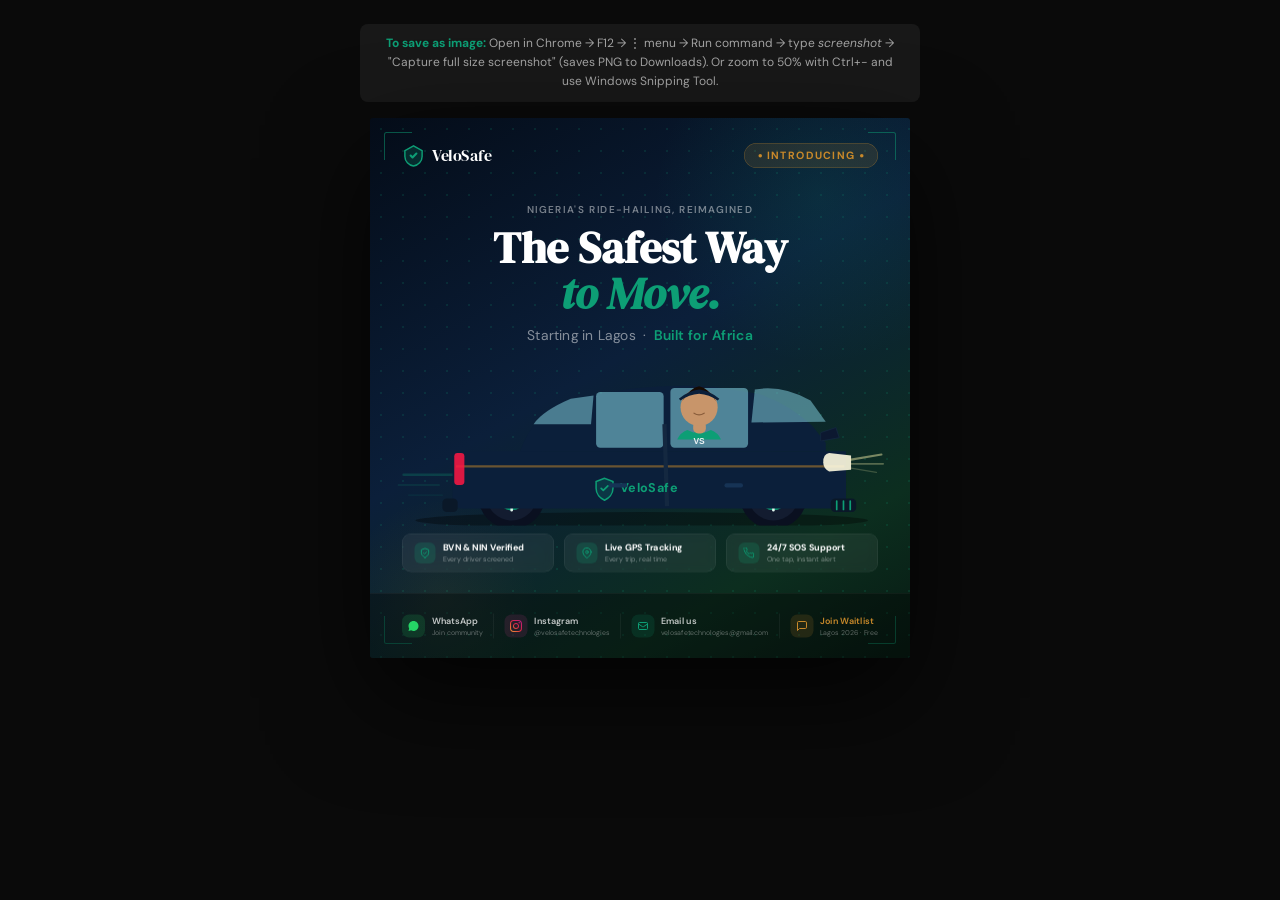
<file: waitlist/postcard-intro.html>
<!DOCTYPE html>
<html lang="en">
<head>
<meta charset="UTF-8"/>
<title>VeloSafe — Introduction Postcard</title>
<link rel="preconnect" href="https://fonts.googleapis.com"/>
<link rel="preconnect" href="https://fonts.gstatic.com" crossorigin/>
<link href="https://fonts.googleapis.com/css2?family=DM+Serif+Display:ital@0;1&family=DM+Sans:wght@300;400;500;600;700&display=swap" rel="stylesheet"/>
<style>
  * { margin:0; padding:0; box-sizing:border-box; }
  body {
    background:#0a0a0a;
    display:flex; flex-direction:column;
    align-items:center; padding:24px;
    min-height:100vh; gap:16px;
    font-family:'DM Sans',sans-serif;
  }
  .tip {
    color:rgba(255,255,255,.6); font-size:12px;
    background:rgba(255,255,255,.06); border-radius:8px;
    padding:10px 18px; max-width:560px; text-align:center; line-height:1.6;
  }
  .tip strong { color:#0D9E75; }
  .viewport {
    width:540px; height:540px; overflow:hidden;
    flex-shrink:0; border-radius:3px;
    box-shadow:0 40px 100px rgba(0,0,0,.7);
  }

  /* ── CARD 1080×1080 scaled ── */
  .card {
    width:1080px; height:1080px;
    transform:scale(0.5); transform-origin:top left;
    position:relative; overflow:hidden;
    background:linear-gradient(150deg,#040C18 0%,#0B1F3A 45%,#0C2E1F 80%,#071A12 100%);
    font-family:'DM Sans',sans-serif;
  }

  /* backgrounds */
  .dots {
    position:absolute; inset:0;
    background-image:radial-gradient(circle,rgba(13,158,117,.16) 1.5px,transparent 1.5px);
    background-size:44px 44px;
  }
  .glow1 {
    position:absolute; width:720px; height:720px; border-radius:50%;
    background:radial-gradient(circle,rgba(13,158,117,.13) 0%,transparent 65%);
    top:-200px; right:-180px;
  }
  .glow2 {
    position:absolute; width:400px; height:400px; border-radius:50%;
    background:radial-gradient(circle,rgba(200,137,42,.07) 0%,transparent 70%);
    bottom:-80px; left:-60px;
  }

  /* corners */
  .c { position:absolute; width:56px; height:56px; z-index:5; }
  .c-tl { top:28px; left:28px; border-top:2px solid rgba(13,158,117,.5); border-left:2px solid rgba(13,158,117,.5); border-radius:5px 0 0 0; }
  .c-tr { top:28px; right:28px; border-top:2px solid rgba(13,158,117,.5); border-right:2px solid rgba(13,158,117,.5); border-radius:0 5px 0 0; }
  .c-bl { bottom:28px; left:28px; border-bottom:2px solid rgba(13,158,117,.5); border-left:2px solid rgba(13,158,117,.5); border-radius:0 0 0 5px; }
  .c-br { bottom:28px; right:28px; border-bottom:2px solid rgba(13,158,117,.5); border-right:2px solid rgba(13,158,117,.5); border-radius:0 0 5px 0; }

  /* top bar */
  .top {
    position:absolute; top:0; left:0; right:0;
    padding:50px 64px 0;
    display:flex; align-items:center; justify-content:space-between;
    z-index:10;
  }
  .logo-row { display:flex; align-items:center; gap:14px; }
  .logo-txt  { font-family:'DM Serif Display',serif; font-size:32px; color:#fff; }
  .intro-pill {
    display:flex; align-items:center; gap:10px;
    background:rgba(200,137,42,.14); border:1.5px solid rgba(200,137,42,.45);
    border-radius:50px; padding:10px 28px;
  }
  .intro-dot { width:7px; height:7px; border-radius:50%; background:#C8892A; }
  .intro-txt  { font-size:21px; font-weight:700; color:#C8892A; letter-spacing:.13em; text-transform:uppercase; }

  /* headline block */
  .headline-block {
    position:absolute; top:170px; left:64px; right:64px;
    z-index:10; text-align:center;
  }
  .h-tag {
    display:inline-block; font-size:20px; font-weight:600;
    color:rgba(255,255,255,.45); text-transform:uppercase;
    letter-spacing:.14em; margin-bottom:18px;
  }
  .h1 {
    font-family:'DM Serif Display',serif;
    font-size:88px; line-height:1.03; color:#fff;
  }
  .h1 em { font-style:italic; color:#0D9E75; }
  .h-sub {
    margin-top:20px; font-size:28px; color:rgba(255,255,255,.5);
    font-weight:400; letter-spacing:.02em;
  }
  .h-sub strong { color:#0D9E75; font-weight:600; }

  /* ── CAR area ── */
  .car-section {
    position:absolute; top:430px; left:0; right:0;
    z-index:10; display:flex; justify-content:center;
  }

  /* feature badges */
  .features {
    position:absolute; bottom:172px; left:64px; right:64px;
    z-index:10; display:flex; gap:20px; justify-content:center;
  }
  .feat {
    display:flex; align-items:center; gap:14px;
    background:rgba(255,255,255,.06); border:1px solid rgba(255,255,255,.1);
    border-radius:18px; padding:16px 24px; flex:1;
    backdrop-filter:blur(8px);
  }
  .feat-ic {
    width:42px; height:42px; border-radius:12px;
    background:rgba(13,158,117,.2);
    display:flex; align-items:center; justify-content:center; flex-shrink:0;
  }
  .feat-t { font-size:18px; font-weight:700; color:#fff; line-height:1.2; }
  .feat-s { font-size:14px; color:rgba(255,255,255,.42); margin-top:3px; }

  /* social strip */
  .social-strip {
    position:absolute; bottom:0; left:0; right:0; z-index:10;
    background:rgba(0,0,0,.35); border-top:1px solid rgba(255,255,255,.08);
    padding:0 64px;
    display:flex; align-items:center; justify-content:space-between;
    height:130px;
  }
  .soc-item { display:flex; align-items:center; gap:13px; cursor:pointer; }
  .soc-ic {
    width:46px; height:46px; border-radius:14px;
    display:flex; align-items:center; justify-content:center; flex-shrink:0;
  }
  .soc-label { font-size:18px; font-weight:600; color:rgba(255,255,255,.75); }
  .soc-sub   { font-size:14px; color:rgba(255,255,255,.35); margin-top:2px; }
  .soc-divider { width:1px; height:50px; background:rgba(255,255,255,.1); }
</style>
</head>
<body>

<div class="tip">
  <strong>To save as image:</strong> Open in Chrome → F12 → ⋮ menu → Run command → type <em>screenshot</em> → "Capture full size screenshot" (saves PNG to Downloads). Or zoom to 50% with Ctrl+− and use Windows Snipping Tool.
</div>

<div class="viewport">
<div class="card">
  <div class="dots"></div>
  <div class="glow1"></div>
  <div class="glow2"></div>
  <div class="c c-tl"></div><div class="c c-tr"></div>
  <div class="c c-bl"></div><div class="c c-br"></div>

  <!-- TOP BAR -->
  <div class="top">
    <div class="logo-row">
      <svg width="46" height="46" viewBox="0 0 24 24" fill="none">
        <path d="M12 2L3 7v6c0 5 4 9 9 10 5-1 9-5 9-10V7l-9-5z" fill="rgba(13,158,117,.2)" stroke="#0D9E75" stroke-width="1.5"/>
        <path d="M9 12l2 2 4-4" stroke="#0D9E75" stroke-width="2.2" stroke-linecap="round" stroke-linejoin="round"/>
      </svg>
      <span class="logo-txt">VeloSafe</span>
    </div>
    <div class="intro-pill">
      <div class="intro-dot"></div>
      <span class="intro-txt">Introducing</span>
      <div class="intro-dot"></div>
    </div>
  </div>

  <!-- HEADLINE -->
  <div class="headline-block">
    <span class="h-tag">Nigeria's ride-hailing, reimagined</span>
    <h1 class="h1">The Safest Way<br/><em>to Move.</em></h1>
    <p class="h-sub">Starting in Lagos &nbsp;·&nbsp; <strong>Built for Africa</strong></p>
  </div>

  <!-- CAR ILLUSTRATION -->
  <div class="car-section">
    <svg viewBox="0 0 580 228" width="980" height="385" xmlns="http://www.w3.org/2000/svg">
      <!-- Ground shadow -->
      <ellipse cx="292" cy="222" rx="268" ry="10" fill="rgba(0,0,0,0.35)"/>

      <!-- Speed lines (motion blur effect) -->
      <line x1="10" y1="168" x2="68" y2="168" stroke="rgba(13,158,117,.25)" stroke-width="3" stroke-linecap="round"/>
      <line x1="4" y1="180" x2="52" y2="180" stroke="rgba(13,158,117,.18)" stroke-width="2" stroke-linecap="round"/>
      <line x1="16" y1="192" x2="56" y2="192" stroke="rgba(13,158,117,.12)" stroke-width="1.5" stroke-linecap="round"/>

      <!-- REAR WHEEL -->
      <circle cx="138" cy="192" r="40" fill="#0A1020"/>
      <circle cx="138" cy="192" r="30" fill="#131C30"/>
      <circle cx="138" cy="192" r="18" fill="#0D9E75"/>
      <circle cx="138" cy="192" r="8"  fill="#E1F5EE"/>
      <line x1="138" y1="174" x2="138" y2="210" stroke="#E1F5EE" stroke-width="3" stroke-linecap="round"/>
      <line x1="120" y1="192" x2="156" y2="192" stroke="#E1F5EE" stroke-width="3" stroke-linecap="round"/>
      <line x1="125" y1="179" x2="151" y2="205" stroke="#E1F5EE" stroke-width="2.5" stroke-linecap="round"/>
      <line x1="125" y1="205" x2="151" y2="179" stroke="#E1F5EE" stroke-width="2.5" stroke-linecap="round"/>

      <!-- FRONT WHEEL -->
      <circle cx="448" cy="192" r="40" fill="#0A1020"/>
      <circle cx="448" cy="192" r="30" fill="#131C30"/>
      <circle cx="448" cy="192" r="18" fill="#0D9E75"/>
      <circle cx="448" cy="192" r="8"  fill="#E1F5EE"/>
      <line x1="448" y1="174" x2="448" y2="210" stroke="#E1F5EE" stroke-width="3" stroke-linecap="round"/>
      <line x1="430" y1="192" x2="466" y2="192" stroke="#E1F5EE" stroke-width="3" stroke-linecap="round"/>
      <line x1="435" y1="179" x2="461" y2="205" stroke="#E1F5EE" stroke-width="2.5" stroke-linecap="round"/>
      <line x1="435" y1="205" x2="461" y2="179" stroke="#E1F5EE" stroke-width="2.5" stroke-linecap="round"/>

      <!-- CAR BODY LOWER -->
      <path d="M68 140 L68 195 Q68 208 82 208 L520 208 Q534 208 534 195 L534 140 Z" fill="#0B1F3A"/>

      <!-- CAR ROOF + PILLARS -->
      <path d="M148 140 Q162 100 198 80 L278 66 Q338 60 378 64 L430 72 Q466 84 494 110 L510 130 L510 140 Z" fill="#0B1F3A"/>

      <!-- GOLD BODY STRIPE -->
      <line x1="72" y1="158" x2="532" y2="158" stroke="#C8892A" stroke-width="2.5" opacity="0.5"/>

      <!-- WINDOW GLASS — rear quarter -->
      <path d="M164 108 Q175 92 208 78 L235 74 L232 108 Z" fill="#7EC8D8" opacity="0.55"/>

      <!-- WINDOW GLASS — rear door -->
      <rect x="238" y="70" width="80" height="66" rx="5" fill="#7EC8D8" opacity="0.6"/>

      <!-- WINDOW GLASS — front door (driver) -->
      <rect x="326" y="65" width="92" height="71" rx="5" fill="#7EC8D8" opacity="0.6"/>

      <!-- WINDOW GLASS — windshield -->
      <path d="M426 67 Q458 61 492 80 L510 105 L422 106 Z" fill="#7EC8D8" opacity="0.55"/>

      <!-- DRIVER visible in front window -->
      <!-- Shirt/torso (teal VeloSafe shirt) -->
      <path d="M334 126 Q338 118 346 115 L354 118 L360 113 L366 118 L374 115 Q382 118 386 126 Z" fill="#0D9E75"/>
      <!-- Neck -->
      <rect x="353" y="104" width="15" height="15" rx="6" fill="#C8956A"/>
      <!-- Head -->
      <circle cx="360" cy="88" r="22" fill="#C8956A"/>
      <!-- Hair -->
      <path d="M340 81 Q349 65 360 63 Q371 65 380 81 Q377 70 360 68 Q343 70 340 81 Z" fill="#160A02"/>
      <!-- Cap brim -->
      <path d="M338 80 Q348 73 360 72 Q372 73 382 80 L384 78 Q372 68 360 67 Q348 68 336 78 Z" fill="#0B1F3A"/>
      <!-- Small smile -->
      <path d="M354 95 Q360 99 366 95" stroke="#8B5E3C" stroke-width="1.5" fill="none" stroke-linecap="round"/>
      <!-- VS text on shirt -->
      <text x="360" y="132" font-family="Arial,sans-serif" font-size="10" fill="white" text-anchor="middle" font-weight="bold" opacity="0.9">VS</text>

      <!-- Door divider -->
      <line x1="319" y1="108" x2="322" y2="205" stroke="#142840" stroke-width="5"/>

      <!-- VELOSAFE BRANDING on rear door -->
      <!-- Shield icon -->
      <path d="M248 172 L238 176 V184 C238 191 243 196 248 198 C253 196 258 191 258 184 V176 Z" fill="rgba(13,158,117,.18)" stroke="#0D9E75" stroke-width="1.8"/>
      <path d="M244 184 L246.5 186.5 L252 181" stroke="#0D9E75" stroke-width="2" stroke-linecap="round" stroke-linejoin="round" fill="none"/>
      <text x="266" y="188" font-family="'DM Sans',Arial,sans-serif" font-size="15" fill="#0D9E75" font-weight="700" letter-spacing="0.5">VeloSafe</text>

      <!-- Door handles -->
      <rect x="390" y="178" width="22" height="5" rx="2.5" fill="#163355"/>
      <rect x="253" y="178" width="22" height="5" rx="2.5" fill="#163355"/>

      <!-- SIDE MIRROR -->
      <path d="M504 118 L522 112 L526 124 L504 128 Z" fill="#0C1830" stroke="#142840" stroke-width="1"/>

      <!-- HEADLIGHT -->
      <path d="M514 142 L540 145 L540 162 L514 164 Q507 160 507 153 Q507 143 514 142 Z" fill="#FEFADF" opacity="0.9"/>
      <!-- Light beam -->
      <line x1="540" y1="150" x2="576" y2="144" stroke="#FFF8B0" stroke-width="2.5" opacity="0.45" stroke-linecap="round"/>
      <line x1="540" y1="155" x2="578" y2="155" stroke="#FFF8B0" stroke-width="2" opacity="0.3" stroke-linecap="round"/>
      <line x1="540" y1="160" x2="570" y2="165" stroke="#FFF8B0" stroke-width="1.5" opacity="0.2" stroke-linecap="round"/>

      <!-- TAILLIGHT -->
      <rect x="70" y="142" width="12" height="38" rx="4" fill="#FF1744" opacity="0.85"/>

      <!-- FRONT BUMPER + GRILLE -->
      <rect x="516" y="196" width="30" height="16" rx="5" fill="#0A1828"/>
      <line x1="523" y1="199" x2="523" y2="209" stroke="#0D9E75" stroke-width="2" stroke-linecap="round"/>
      <line x1="531" y1="199" x2="531" y2="209" stroke="#0D9E75" stroke-width="2" stroke-linecap="round"/>
      <line x1="539" y1="199" x2="539" y2="209" stroke="#0D9E75" stroke-width="2" stroke-linecap="round"/>

      <!-- REAR BUMPER -->
      <rect x="56" y="196" width="18" height="16" rx="5" fill="#0A1828"/>
    </svg>
  </div>

  <!-- FEATURE BADGES -->
  <div class="features">
    <div class="feat">
      <div class="feat-ic">
        <svg width="22" height="22" viewBox="0 0 24 24" fill="none" stroke="#0D9E75" stroke-width="2" stroke-linecap="round" stroke-linejoin="round">
          <path d="M12 22s8-4 8-10V5l-8-3-8 3v7c0 6 8 10 8 10z"/><polyline points="9 12 11 14 15 10"/>
        </svg>
      </div>
      <div>
        <div class="feat-t">BVN &amp; NIN Verified</div>
        <div class="feat-s">Every driver screened</div>
      </div>
    </div>
    <div class="feat">
      <div class="feat-ic">
        <svg width="22" height="22" viewBox="0 0 24 24" fill="none" stroke="#0D9E75" stroke-width="2" stroke-linecap="round" stroke-linejoin="round">
          <path d="M21 10c0 7-9 13-9 13s-9-6-9-13a9 9 0 0118 0z"/><circle cx="12" cy="10" r="3"/>
        </svg>
      </div>
      <div>
        <div class="feat-t">Live GPS Tracking</div>
        <div class="feat-s">Every trip, real time</div>
      </div>
    </div>
    <div class="feat">
      <div class="feat-ic">
        <svg width="22" height="22" viewBox="0 0 24 24" fill="none" stroke="#0D9E75" stroke-width="2" stroke-linecap="round" stroke-linejoin="round">
          <path d="M22 16.92v3a2 2 0 01-2.18 2 19.79 19.79 0 01-8.63-3.07A19.5 19.5 0 013.07 9.8 19.79 19.79 0 01.08 1.18 2 2 0 012.05 0h3a2 2 0 012 1.72 12.84 12.84 0 00.7 2.81 2 2 0 01-.45 2.11L6.09 7.91a16 16 0 006 6l1.27-1.27a2 2 0 012.11-.45 12.84 12.84 0 002.81.7A2 2 0 0122 14.92z"/>
        </svg>
      </div>
      <div>
        <div class="feat-t">24/7 SOS Support</div>
        <div class="feat-s">One tap, instant alert</div>
      </div>
    </div>
  </div>

  <!-- SOCIAL STRIP -->
  <div class="social-strip">
    <!-- WhatsApp -->
    <div class="soc-item">
      <div class="soc-ic" style="background:rgba(37,211,102,.15);">
        <svg width="24" height="24" viewBox="0 0 24 24" fill="#25D366">
          <path d="M17.5 14.4c-.3-.1-1.8-.9-2-1s-.5-.2-.7.1c-.2.3-.8 1-1 1.2-.2.2-.4.2-.6.1-1.1-.5-2-1-2.9-2.5-.2-.4.2-.4.6-1.2.1-.2 0-.3 0-.4 0-.1-.6-1.5-.8-2-.2-.5-.5-.4-.7-.5h-.5c-.2 0-.5.1-.7.3-.2.3-.9.9-.9 2.2 0 1.3.9 2.5 1.1 2.7.1.2 1.8 2.8 4.4 3.9 1.6.7 2.3.8 3.1.6.5-.1 1.5-.6 1.7-1.2.2-.6.2-1.1.2-1.2-.1-.1-.2-.2-.3-.3zM12 2C6.5 2 2 6.5 2 12c0 1.8.5 3.4 1.3 4.9L2 22l5.3-1.4c1.4.8 3 1.2 4.7 1.2 5.5 0 10-4.5 10-10S17.5 2 12 2z"/>
        </svg>
      </div>
      <div>
        <div class="soc-label">WhatsApp</div>
        <div class="soc-sub">Join community</div>
      </div>
    </div>
    <div class="soc-divider"></div>
    <!-- Instagram -->
    <div class="soc-item">
      <div class="soc-ic" style="background:rgba(193,53,132,.15);">
        <svg width="24" height="24" viewBox="0 0 24 24" fill="url(#ig)" xmlns="http://www.w3.org/2000/svg">
          <defs><linearGradient id="ig" x1="0%" y1="100%" x2="100%" y2="0%"><stop offset="0%" stop-color="#f09433"/><stop offset="25%" stop-color="#e6683c"/><stop offset="50%" stop-color="#dc2743"/><stop offset="75%" stop-color="#cc2366"/><stop offset="100%" stop-color="#bc1888"/></linearGradient></defs>
          <path d="M12 2.163c3.204 0 3.584.012 4.85.07 3.252.148 4.771 1.691 4.919 4.919.058 1.265.069 1.645.069 4.849 0 3.205-.012 3.584-.069 4.849-.149 3.225-1.664 4.771-4.919 4.919-1.266.058-1.644.07-4.85.07-3.204 0-3.584-.012-4.849-.07-3.26-.149-4.771-1.699-4.919-4.92-.058-1.265-.07-1.644-.07-4.849 0-3.204.013-3.583.07-4.849.149-3.227 1.664-4.771 4.919-4.919 1.266-.057 1.645-.069 4.849-.069zm0-2.163c-3.259 0-3.667.014-4.947.072-4.358.2-6.78 2.618-6.98 6.98-.059 1.281-.073 1.689-.073 4.948 0 3.259.014 3.668.072 4.948.2 4.358 2.618 6.78 6.98 6.98 1.281.058 1.689.072 4.948.072 3.259 0 3.668-.014 4.948-.072 4.354-.2 6.782-2.618 6.979-6.98.059-1.28.073-1.689.073-4.948 0-3.259-.014-3.667-.072-4.947-.196-4.354-2.617-6.78-6.979-6.98-1.281-.059-1.69-.073-4.949-.073zm0 5.838c-3.403 0-6.162 2.759-6.162 6.162s2.759 6.163 6.162 6.163 6.162-2.759 6.162-6.163c0-3.403-2.759-6.162-6.162-6.162zm0 10.162c-2.209 0-4-1.79-4-4 0-2.209 1.791-4 4-4s4 1.791 4 4c0 2.21-1.791 4-4 4zm6.406-11.845c-.796 0-1.441.645-1.441 1.44s.645 1.44 1.441 1.44c.795 0 1.439-.645 1.439-1.44s-.644-1.44-1.439-1.44z"/>
        </svg>
      </div>
      <div>
        <div class="soc-label">Instagram</div>
        <div class="soc-sub">@velosafetechnologies</div>
      </div>
    </div>
    <div class="soc-divider"></div>
    <!-- Email -->
    <div class="soc-item">
      <div class="soc-ic" style="background:rgba(13,158,117,.15);">
        <svg width="24" height="24" viewBox="0 0 24 24" fill="none" stroke="#0D9E75" stroke-width="2" stroke-linecap="round" stroke-linejoin="round">
          <path d="M3 8l7.89 5.26a2 2 0 002.22 0L21 8M5 19h14a2 2 0 002-2V7a2 2 0 00-2-2H5a2 2 0 00-2 2v10a2 2 0 002 2z"/>
        </svg>
      </div>
      <div>
        <div class="soc-label">Email us</div>
        <div class="soc-sub">velosafetechnologies@gmail.com</div>
      </div>
    </div>
    <div class="soc-divider"></div>
    <!-- Waitlist -->
    <div class="soc-item">
      <div class="soc-ic" style="background:rgba(200,137,42,.15);">
        <svg width="24" height="24" viewBox="0 0 24 24" fill="none" stroke="#C8892A" stroke-width="2" stroke-linecap="round" stroke-linejoin="round">
          <path d="M21 15a2 2 0 01-2 2H7l-4 4V5a2 2 0 012-2h14a2 2 0 012 2z"/>
        </svg>
      </div>
      <div>
        <div class="soc-label" style="color:#C8892A;">Join Waitlist</div>
        <div class="soc-sub">Lagos 2026 · Free</div>
      </div>
    </div>
  </div>

</div>
</div>

</body>
</html>
</file>
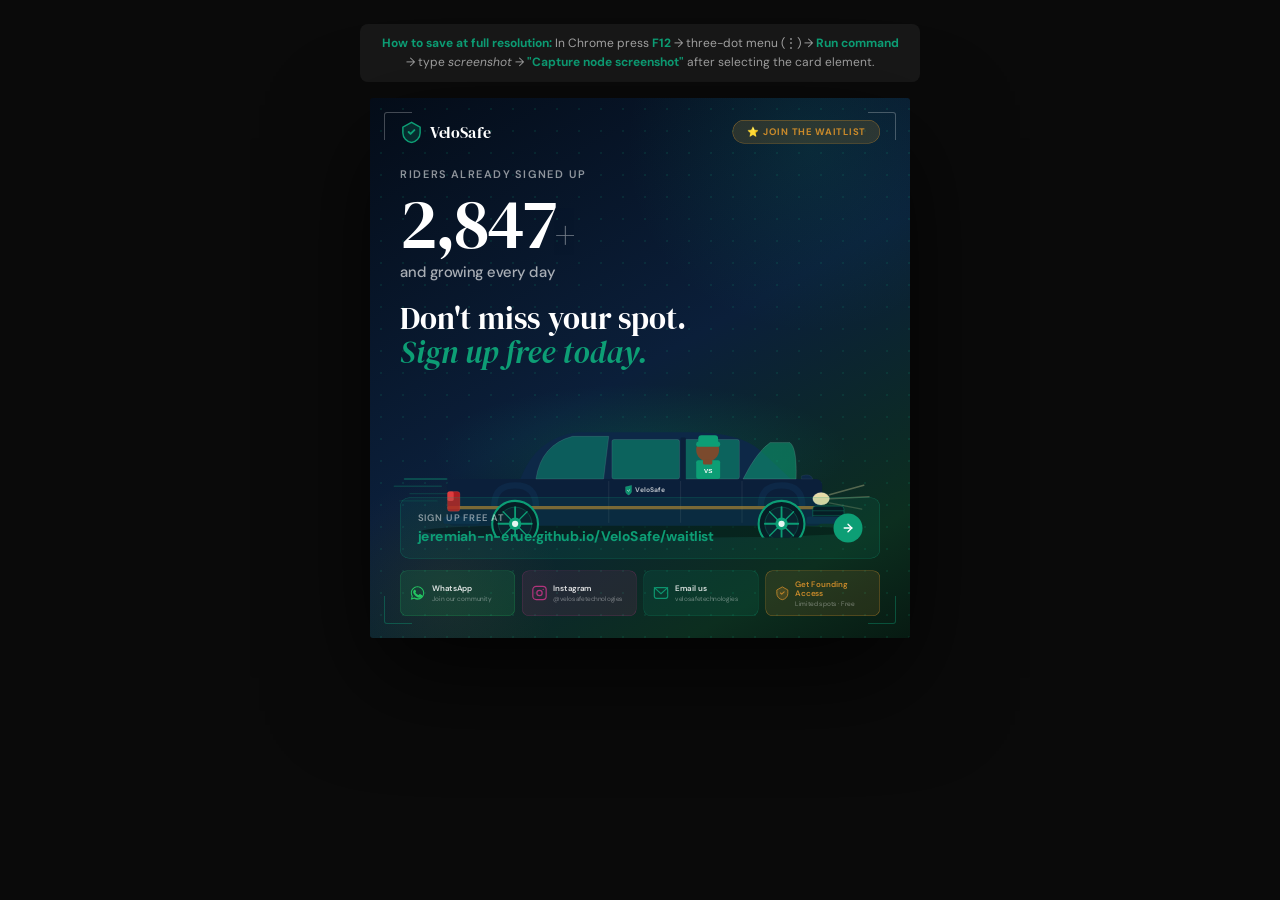
<file: waitlist/postcard-waitlist.html>
<!DOCTYPE html>
<html lang="en">
<head>
<meta charset="UTF-8"/>
<title>VeloSafe — Waitlist Postcard</title>
<link rel="preconnect" href="https://fonts.googleapis.com"/>
<link rel="preconnect" href="https://fonts.gstatic.com" crossorigin/>
<link href="https://fonts.googleapis.com/css2?family=DM+Serif+Display:ital@0;1&family=DM+Sans:wght@300;400;500;600;700&display=swap" rel="stylesheet"/>
<style>
  * { margin:0; padding:0; box-sizing:border-box; }
  body {
    background:#0a0a0a;
    display:flex; flex-direction:column;
    align-items:center; padding:24px;
    min-height:100vh; gap:16px;
    font-family:'DM Sans',sans-serif;
  }
  .tip {
    color:rgba(255,255,255,.6); font-size:12px;
    background:rgba(255,255,255,.06); border-radius:8px;
    padding:10px 18px; max-width:560px; text-align:center; line-height:1.6;
  }
  .tip strong { color:#0D9E75; }
  .viewport {
    width:540px; height:540px; overflow:hidden;
    flex-shrink:0; border-radius:3px;
    box-shadow:0 40px 100px rgba(0,0,0,.7);
  }

  /* ── CARD 1080×1080 scaled ── */
  .card {
    width:1080px; height:1080px;
    transform:scale(0.5); transform-origin:top left;
    position:relative; overflow:hidden;
    background:linear-gradient(150deg,#040C18 0%,#0B1F3A 50%,#0C2E1F 85%,#071A12 100%);
    font-family:'DM Sans',sans-serif;
  }

  /* backgrounds */
  .dots {
    position:absolute; inset:0;
    background-image:radial-gradient(circle,rgba(13,158,117,.14) 1.5px,transparent 1.5px);
    background-size:44px 44px;
  }
  .glow-teal {
    position:absolute; width:800px; height:800px; border-radius:50%;
    background:radial-gradient(circle,rgba(13,158,117,.12) 0%,transparent 65%);
    top:-300px; right:-200px;
  }
  .glow-gold {
    position:absolute; width:500px; height:500px; border-radius:50%;
    background:radial-gradient(circle,rgba(200,137,42,.08) 0%,transparent 65%);
    bottom:-150px; left:-100px;
  }
  .glow-car {
    position:absolute; width:900px; height:300px; border-radius:50%;
    background:radial-gradient(ellipse,rgba(13,158,117,.18) 0%,transparent 65%);
    bottom:220px; left:50%; transform:translateX(-50%);
  }

  /* corner brackets */
  .corner { position:absolute; width:56px; height:56px; z-index:20; }
  .tl { top:28px; left:28px; border-top:2px solid rgba(255,255,255,.25); border-left:2px solid rgba(255,255,255,.25); border-radius:6px 0 0 0; }
  .tr { top:28px; right:28px; border-top:2px solid rgba(255,255,255,.25); border-right:2px solid rgba(255,255,255,.25); border-radius:0 6px 0 0; }
  .bl { bottom:28px; left:28px; border-bottom:2px solid rgba(13,158,117,.4); border-left:2px solid rgba(13,158,117,.4); border-radius:0 0 0 6px; }
  .br { bottom:28px; right:28px; border-bottom:2px solid rgba(13,158,117,.4); border-right:2px solid rgba(13,158,117,.4); border-radius:0 0 6px 0; }

  /* ── TOP BAR ── */
  .top-bar {
    position:absolute; top:0; left:0; right:0;
    padding:44px 60px 0;
    display:flex; align-items:center; justify-content:space-between;
    z-index:10;
  }
  .logo-row { display:flex; align-items:center; gap:14px; }
  .logo-name { font-family:'DM Serif Display',serif; font-size:32px; color:#fff; letter-spacing:.01em; }
  .waitlist-pill {
    background:rgba(200,137,42,.18);
    border:1.5px solid rgba(200,137,42,.65);
    border-radius:50px; padding:10px 28px;
    font-size:19px; font-weight:700;
    color:#C8892A; letter-spacing:.1em; text-transform:uppercase;
  }

  /* ── HERO TEXT ── */
  .hero {
    position:absolute; top:138px; left:60px; right:60px;
    z-index:10;
  }
  .eyebrow {
    font-size:22px; font-weight:600;
    color:rgba(255,255,255,.55);
    text-transform:uppercase; letter-spacing:.14em;
    margin-bottom:14px;
  }
  .stat-number {
    font-family:'DM Serif Display',serif;
    font-size:140px; line-height:1;
    color:#fff; letter-spacing:-4px;
  }
  .stat-number span { font-size:76px; opacity:.45; }
  .stat-sub {
    font-size:30px; font-weight:500;
    color:rgba(255,255,255,.65);
    margin-top:6px; margin-bottom:40px;
  }
  .headline {
    font-family:'DM Serif Display',serif;
    font-size:62px; line-height:1.1; color:#fff;
  }
  .headline em { font-style:italic; color:#0D9E75; }

  /* ── CAR ILLUSTRATION ── */
  .car-wrap {
    position:absolute; bottom:196px; left:50%; transform:translateX(-50%);
    z-index:8; width:1020px;
  }

  /* ── BOTTOM SECTION ── */
  .bottom {
    position:absolute; bottom:0; left:0; right:0;
    padding:0 60px 44px;
    z-index:10;
  }

  /* CTA box */
  .cta-box {
    background:rgba(13,158,117,.1);
    border:1.5px solid rgba(13,158,117,.45);
    border-radius:18px;
    padding:26px 34px;
    display:flex; align-items:center; justify-content:space-between;
    margin-bottom:24px;
  }
  .cta-label { font-size:19px; font-weight:600; color:rgba(255,255,255,.5); text-transform:uppercase; letter-spacing:.08em; margin-bottom:6px; }
  .cta-url   { font-size:28px; font-weight:700; color:#0D9E75; }
  .cta-arrow {
    width:58px; height:58px; border-radius:50%;
    background:#0D9E75;
    display:flex; align-items:center; justify-content:center; flex-shrink:0;
  }

  /* Social strip */
  .social-strip {
    display:flex; gap:14px; align-items:stretch;
  }
  .soc {
    flex:1; border-radius:14px; padding:16px 18px;
    display:flex; align-items:center; gap:12px;
    text-decoration:none;
  }
  .soc-wa  { background:rgba(37,211,102,.12); border:1px solid rgba(37,211,102,.3); }
  .soc-ig  { background:rgba(193,53,132,.12); border:1px solid rgba(193,53,132,.3); }
  .soc-em  { background:rgba(13,158,117,.12); border:1px solid rgba(13,158,117,.3); }
  .soc-wl  { background:rgba(200,137,42,.14); border:1.5px solid rgba(200,137,42,.55); }
  .soc-label { font-size:16px; font-weight:600; color:rgba(255,255,255,.85); line-height:1.2; }
  .soc-sub   { font-size:13px; color:rgba(255,255,255,.4); margin-top:2px; }
</style>
</head>
<body>

<div class="tip">
  <strong>How to save at full resolution:</strong> In Chrome press <strong>F12</strong> → three-dot menu (⋮) → <strong>Run command</strong> → type <em>screenshot</em> → <strong>"Capture node screenshot"</strong> after selecting the card element.
</div>

<div class="viewport">
<div class="card">

  <!-- Backgrounds -->
  <div class="dots"></div>
  <div class="glow-teal"></div>
  <div class="glow-gold"></div>
  <div class="glow-car"></div>

  <!-- Corner brackets -->
  <div class="corner tl"></div>
  <div class="corner tr"></div>
  <div class="corner bl"></div>
  <div class="corner br"></div>

  <!-- TOP BAR -->
  <div class="top-bar">
    <div class="logo-row">
      <svg width="46" height="46" viewBox="0 0 24 24" fill="none">
        <path d="M12 2L3 7v6c0 5 4 9 9 10 5-1 9-5 9-10V7l-9-5z" fill="rgba(13,158,117,.2)" stroke="#0D9E75" stroke-width="1.5"/>
        <path d="M9 12l2 2 4-4" stroke="#0D9E75" stroke-width="2" stroke-linecap="round" stroke-linejoin="round"/>
      </svg>
      <span class="logo-name">VeloSafe</span>
    </div>
    <div class="waitlist-pill">⭐ Join the Waitlist</div>
  </div>

  <!-- HERO TEXT -->
  <div class="hero">
    <div class="eyebrow">Riders already signed up</div>
    <div class="stat-number">2,847<span>+</span></div>
    <div class="stat-sub">and growing every day</div>
    <div class="headline">Don't miss your spot.<br/><em>Sign up free today.</em></div>
  </div>

  <!-- CAR ILLUSTRATION -->
  <div class="car-wrap">
    <svg viewBox="0 0 980 260" width="1020" fill="none" xmlns="http://www.w3.org/2000/svg">
      <!-- Ground shadow -->
      <ellipse cx="490" cy="248" rx="420" ry="14" fill="rgba(0,0,0,.45)"/>

      <!-- Speed lines (motion behind rear) -->
      <line x1="38" y1="148" x2="118" y2="148" stroke="rgba(13,158,117,.35)" stroke-width="4" stroke-linecap="round"/>
      <line x1="18" y1="162" x2="108" y2="162" stroke="rgba(13,158,117,.25)" stroke-width="3" stroke-linecap="round"/>
      <line x1="48" y1="176" x2="122" y2="176" stroke="rgba(13,158,117,.2)" stroke-width="2.5" stroke-linecap="round"/>
      <line x1="28" y1="190" x2="100" y2="190" stroke="rgba(13,158,117,.15)" stroke-width="2" stroke-linecap="round"/>

      <!-- Car body base -->
      <rect x="120" y="148" width="720" height="90" rx="12" fill="#0B1F3A"/>

      <!-- Car roof / cabin -->
      <path d="M260 148 Q290 68 370 58 L590 58 Q680 58 720 92 L780 148Z" fill="#0D2847"/>

      <!-- Windshield (front) -->
      <path d="M688 148 Q714 96 740 78 L778 78 Q792 88 790 148Z" fill="rgba(13,158,117,.55)" stroke="rgba(255,255,255,.15)" stroke-width="1.5"/>

      <!-- Rear window -->
      <path d="M290 148 Q300 82 360 66 L430 66 L420 148Z" fill="rgba(13,158,117,.45)" stroke="rgba(255,255,255,.12)" stroke-width="1.5"/>

      <!-- Side windows (2 panes) -->
      <rect x="436" y="72" width="130" height="76" rx="4" fill="rgba(13,158,117,.5)" stroke="rgba(255,255,255,.12)" stroke-width="1.5"/>
      <rect x="575" y="72" width="106" height="76" rx="4" fill="rgba(13,158,117,.5)" stroke="rgba(255,255,255,.12)" stroke-width="1.5"/>

      <!-- Window divider pillar -->
      <rect x="568" y="68" width="10" height="84" rx="2" fill="#0B1F3A"/>

      <!-- Driver silhouette (window 2 from left) -->
      <!-- Head -->
      <ellipse cx="620" cy="92" rx="22" ry="22" fill="#7B4A2D"/>
      <!-- Cap brim -->
      <rect x="598" y="76" width="46" height="10" rx="5" fill="#0D9E75"/>
      <!-- Cap crown -->
      <rect x="602" y="64" width="38" height="18" rx="6" fill="#0D9E75"/>
      <!-- Body / shirt (VeloSafe teal) -->
      <rect x="598" y="112" width="46" height="36" rx="4" fill="#0D9E75"/>
      <!-- VS text on shirt -->
      <text x="621" y="136" font-family="Arial" font-size="12" font-weight="900" fill="white" text-anchor="middle">VS</text>
      <!-- Neck -->
      <rect x="611" y="110" width="18" height="10" rx="3" fill="#7B4A2D"/>

      <!-- Door panel lines -->
      <line x1="430" y1="152" x2="430" y2="232" stroke="rgba(255,255,255,.08)" stroke-width="2"/>
      <line x1="568" y1="152" x2="568" y2="232" stroke="rgba(255,255,255,.08)" stroke-width="2"/>
      <line x1="686" y1="152" x2="686" y2="232" stroke="rgba(255,255,255,.08)" stroke-width="2"/>

      <!-- Gold body stripe -->
      <rect x="120" y="200" width="720" height="6" rx="3" fill="rgba(200,137,42,.65)"/>

      <!-- VeloSafe branding on rear door -->
      <!-- Shield icon -->
      <path d="M474 168 L474 160 L462 163 L462 171 C462 176 468 179 468 179 C468 179 474 176 474 171Z" fill="rgba(13,158,117,.9)" stroke="rgba(255,255,255,.2)" stroke-width=".5"/>
      <path d="M466 170 l1.5 1.5 3-3" stroke="white" stroke-width="1.2" stroke-linecap="round" stroke-linejoin="round"/>
      <!-- Brand text -->
      <text x="480" y="172" font-family="DM Sans,Arial,sans-serif" font-size="13" font-weight="700" fill="rgba(255,255,255,.7)">VeloSafe</text>

      <!-- Headlight (front right) -->
      <ellipse cx="838" cy="186" rx="16" ry="12" fill="rgba(255,240,180,.9)" stroke="rgba(255,255,255,.3)" stroke-width="1"/>
      <!-- Headlight beams -->
      <line x1="854" y1="178" x2="920" y2="160" stroke="rgba(255,240,180,.3)" stroke-width="3" stroke-linecap="round"/>
      <line x1="854" y1="186" x2="930" y2="182" stroke="rgba(255,240,180,.25)" stroke-width="3" stroke-linecap="round"/>
      <line x1="854" y1="194" x2="916" y2="206" stroke="rgba(255,240,180,.2)" stroke-width="2.5" stroke-linecap="round"/>

      <!-- Front grille -->
      <rect x="822" y="200" width="60" height="28" rx="6" fill="#060F1C" stroke="rgba(13,158,117,.5)" stroke-width="1.5"/>
      <line x1="822" y1="209" x2="882" y2="209" stroke="rgba(13,158,117,.4)" stroke-width="1.5"/>
      <line x1="822" y1="218" x2="882" y2="218" stroke="rgba(13,158,117,.4)" stroke-width="1.5"/>

      <!-- Front bumper -->
      <rect x="810" y="220" width="80" height="14" rx="5" fill="#0D2847"/>

      <!-- Side mirror (front) -->
      <path d="M800 142 Q818 136 822 148 L800 148Z" fill="#0D2847" stroke="rgba(255,255,255,.1)" stroke-width="1"/>

      <!-- Rear light (left) -->
      <rect x="120" y="172" width="24" height="38" rx="5" fill="rgba(200,30,30,.85)" stroke="rgba(255,100,100,.3)" stroke-width="1"/>
      <rect x="120" y="172" width="12" height="18" rx="3" fill="rgba(255,80,80,.6)"/>

      <!-- Rear bumper -->
      <rect x="112" y="220" width="70" height="14" rx="5" fill="#0D2847"/>

      <!-- FRONT WHEEL -->
      <circle cx="762" cy="234" r="44" fill="#060F1C" stroke="#0D9E75" stroke-width="4"/>
      <circle cx="762" cy="234" r="32" fill="#0A1828" stroke="rgba(13,158,117,.4)" stroke-width="1.5"/>
      <!-- Spokes -->
      <line x1="762" y1="202" x2="762" y2="266" stroke="#0D9E75" stroke-width="3.5" stroke-linecap="round"/>
      <line x1="730" y1="234" x2="794" y2="234" stroke="#0D9E75" stroke-width="3.5" stroke-linecap="round"/>
      <line x1="739" y1="211" x2="785" y2="257" stroke="#0D9E75" stroke-width="2.5" stroke-linecap="round"/>
      <line x1="785" y1="211" x2="739" y2="257" stroke="#0D9E75" stroke-width="2.5" stroke-linecap="round"/>
      <circle cx="762" cy="234" r="12" fill="#0D9E75"/>
      <circle cx="762" cy="234" r="6" fill="white"/>

      <!-- REAR WHEEL -->
      <circle cx="250" cy="234" r="44" fill="#060F1C" stroke="#0D9E75" stroke-width="4"/>
      <circle cx="250" cy="234" r="32" fill="#0A1828" stroke="rgba(13,158,117,.4)" stroke-width="1.5"/>
      <!-- Spokes -->
      <line x1="250" y1="202" x2="250" y2="266" stroke="#0D9E75" stroke-width="3.5" stroke-linecap="round"/>
      <line x1="218" y1="234" x2="282" y2="234" stroke="#0D9E75" stroke-width="3.5" stroke-linecap="round"/>
      <line x1="227" y1="211" x2="273" y2="257" stroke="#0D9E75" stroke-width="2.5" stroke-linecap="round"/>
      <line x1="273" y1="211" x2="227" y2="257" stroke="#0D9E75" stroke-width="2.5" stroke-linecap="round"/>
      <circle cx="250" cy="234" r="12" fill="#0D9E75"/>
      <circle cx="250" cy="234" r="6" fill="white"/>

      <!-- Wheel arches -->
      <path d="M210 200 Q210 160 250 160 Q290 160 290 200" fill="none" stroke="#0D2847" stroke-width="12"/>
      <path d="M722 200 Q722 160 762 160 Q802 160 802 200" fill="none" stroke="#0D2847" stroke-width="12"/>
    </svg>
  </div>

  <!-- BOTTOM -->
  <div class="bottom">

    <!-- CTA box -->
    <div class="cta-box">
      <div>
        <div class="cta-label">Sign up free at</div>
        <div class="cta-url">jeremiah-n-erue.github.io/VeloSafe/waitlist</div>
      </div>
      <div class="cta-arrow">
        <svg width="26" height="26" viewBox="0 0 24 24" fill="none" stroke="white" stroke-width="2.5" stroke-linecap="round">
          <line x1="5" y1="12" x2="19" y2="12"/><polyline points="12 5 19 12 12 19"/>
        </svg>
      </div>
    </div>

    <!-- Social strip -->
    <div class="social-strip">

      <!-- WhatsApp -->
      <div class="soc soc-wa">
        <svg width="32" height="32" viewBox="0 0 24 24" fill="none">
          <path d="M17.5 14.5c-.3-.2-1.7-.8-2-.9-.3-.1-.5-.1-.7.2s-.8 1-1 1.2-.4.2-.7 0c-1.8-.9-3-1.7-4.2-3.8-.3-.5.3-.5.9-1.6.1-.2 0-.4-.1-.5L8.7 7.5c-.2-.4-.4-.4-.6-.4H7.6c-.2 0-.5.1-.8.4C5.9 8.4 5.4 9.4 5.4 10.5c0 1.2.6 2.5 2.1 4.2 2.1 2.6 4.7 4.1 6.7 4.4 1.4.2 2.5-.1 3.4-.8.9-.7 1.5-1.7 1.5-2.7 0-.2-.1-.5-.6-.6z" fill="rgba(37,211,102,.9)"/>
          <path d="M12 2C6.5 2 2 6.5 2 12c0 1.8.5 3.5 1.3 5L2 22l5.2-1.3C8.7 21.5 10.3 22 12 22c5.5 0 10-4.5 10-10S17.5 2 12 2zm0 18c-1.6 0-3.1-.4-4.4-1.2l-.3-.2-3.1.8.8-3-.2-.3C3.9 14.8 3.5 13.4 3.5 12 3.5 7.3 7.3 3.5 12 3.5S20.5 7.3 20.5 12 16.7 20 12 20z" fill="rgba(37,211,102,.9)"/>
        </svg>
        <div>
          <div class="soc-label">WhatsApp</div>
          <div class="soc-sub">Join our community</div>
        </div>
      </div>

      <!-- Instagram -->
      <div class="soc soc-ig">
        <svg width="32" height="32" viewBox="0 0 24 24" fill="none" stroke="rgba(193,53,132,.9)" stroke-width="1.8" stroke-linecap="round">
          <rect x="2" y="2" width="20" height="20" rx="5" ry="5"/>
          <circle cx="12" cy="12" r="4"/>
          <circle cx="17.5" cy="6.5" r="1" fill="rgba(193,53,132,.9)" stroke="none"/>
        </svg>
        <div>
          <div class="soc-label">Instagram</div>
          <div class="soc-sub">@velosafetechnologies</div>
        </div>
      </div>

      <!-- Email -->
      <div class="soc soc-em">
        <svg width="32" height="32" viewBox="0 0 24 24" fill="none" stroke="rgba(13,158,117,.9)" stroke-width="1.8" stroke-linecap="round">
          <rect x="2" y="4" width="20" height="16" rx="3"/>
          <polyline points="2,4 12,13 22,4"/>
        </svg>
        <div>
          <div class="soc-label">Email us</div>
          <div class="soc-sub">velosafetechnologies</div>
        </div>
      </div>

      <!-- Waitlist -->
      <div class="soc soc-wl">
        <svg width="32" height="32" viewBox="0 0 24 24" fill="none">
          <path d="M12 2L3 7v6c0 5 4 9 9 10 5-1 9-5 9-10V7l-9-5z" fill="rgba(200,137,42,.2)" stroke="rgba(200,137,42,.9)" stroke-width="1.5"/>
          <path d="M9 12l2 2 4-4" stroke="rgba(200,137,42,.9)" stroke-width="1.8" stroke-linecap="round" stroke-linejoin="round"/>
        </svg>
        <div>
          <div class="soc-label" style="color:#C8892A;">Get Founding Access</div>
          <div class="soc-sub">Limited spots · Free</div>
        </div>
      </div>

    </div>
  </div>

</div>
</div>

</body>
</html>
</file>
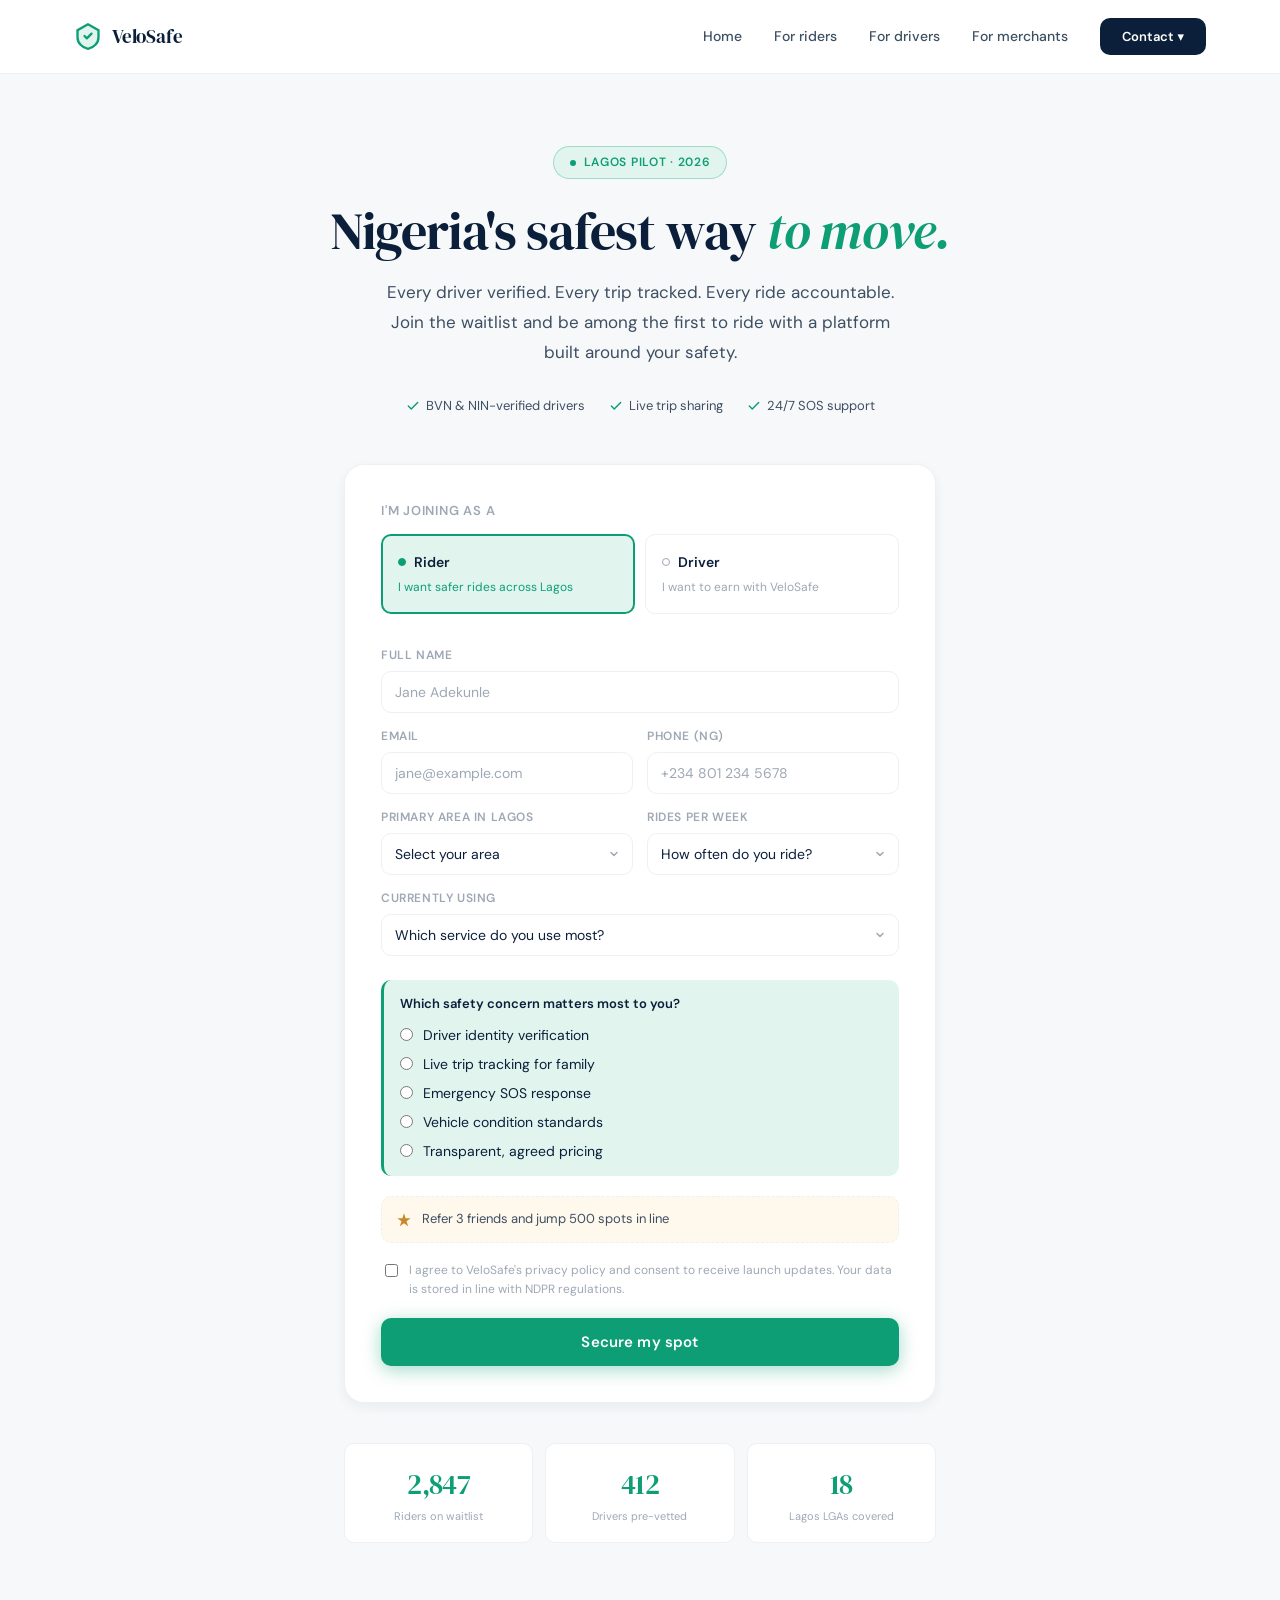
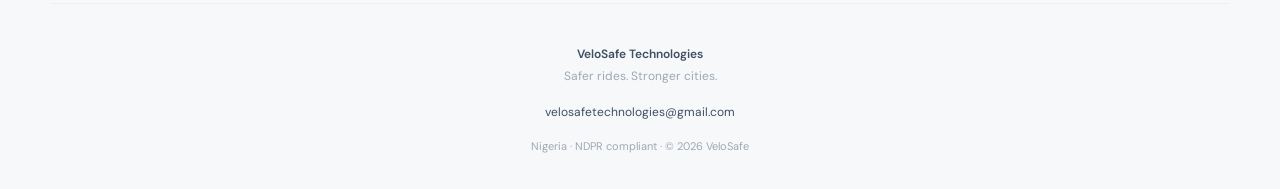
<file: waitlist/riders.html>
<!DOCTYPE html>
<html lang="en">
<head>
  <meta charset="UTF-8" />
  <meta name="viewport" content="width=device-width, initial-scale=1.0" />
  <title>Join the Waitlist — VeloSafe for Riders</title>
  <meta name="description" content="Nigeria's safest way to move. Every driver verified. Every trip tracked. Every ride accountable. Join the VeloSafe rider waitlist for Lagos." />

  <!-- Open Graph -->
  <meta property="og:title" content="VeloSafe — Nigeria's safest way to move" />
  <meta property="og:description" content="Join the founding rider waitlist. Piloting in Lagos, built to scale across Africa." />
  <meta property="og:type" content="website" />
  <meta property="og:url" content="https://jeremiah-n-erue.github.io/VeloSafe/waitlist/riders.html" />

  <!-- Fonts — DM Serif Display + DM Sans (matching landing page) -->
  <link rel="preconnect" href="https://fonts.googleapis.com" />
  <link rel="preconnect" href="https://fonts.gstatic.com" crossorigin />
  <link href="https://fonts.googleapis.com/css2?family=DM+Serif+Display:ital@0;1&family=DM+Sans:wght@300;400;500;600&display=swap" rel="stylesheet" />

  <link rel="stylesheet" href="styles.css" />

  <!-- Favicon -->
  <link rel="icon" type="image/svg+xml" href="data:image/svg+xml,%3Csvg xmlns='http://www.w3.org/2000/svg' viewBox='0 0 24 24'%3E%3Cpath d='M12 2L3 7v6c0 5 4 9 9 10 5-1 9-5 9-10V7l-9-5z' fill='%230D9E75'/%3E%3Cpath d='M9 12l2 2 4-4' stroke='white' stroke-width='2' stroke-linecap='round' stroke-linejoin='round' fill='none'/%3E%3C/svg%3E" />
</head>
<body>

  <!-- Navigation -->
  <nav class="nav">
    <div class="nav-inner">
      <a href="https://jeremiah-n-erue.github.io/VeloSafe/" class="logo">
        <svg width="28" height="28" viewBox="0 0 24 24" fill="none" xmlns="http://www.w3.org/2000/svg">
          <path d="M12 2L3 7v6c0 5 4 9 9 10 5-1 9-5 9-10V7l-9-5z" stroke="#0D9E75" stroke-width="2" fill="#E1F5EE"/>
          <path d="M9 12l2 2 4-4" stroke="#0D9E75" stroke-width="2" stroke-linecap="round" stroke-linejoin="round"/>
        </svg>
        VeloSafe
      </a>
      <div class="nav-links">
        <a href="index.html">Home</a>
        <a href="riders.html">For riders</a>
        <a href="drivers.html">For drivers</a>
        <a href="merchants.html">For merchants</a>
        <div class="nav-contact-wrap">
          <button class="nav-cta nav-contact-btn" id="contact-toggle">Contact ▾</button>
          <div class="contact-dropdown" id="contact-dropdown">
            <a href="mailto:velosafetechnologies@gmail.com" class="contact-item">
              <div class="contact-icon" style="background:#EEF0F3;">✉️</div>
              <div>
                <div class="contact-label">Email us</div>
                <div class="contact-sub">velosafetechnologies@gmail.com</div>
              </div>
            </a>
            <a href="https://chat.whatsapp.com/CMh0SfdcGe3As34EkD0he3" target="_blank" rel="noopener" class="contact-item">
              <div class="contact-icon" style="background:#E8F8EE;">
                <svg width="18" height="18" viewBox="0 0 24 24" fill="#25D366"><path d="M17.5 14.4c-.3-.1-1.8-.9-2-1s-.5-.2-.7.1c-.2.3-.8 1-1 1.2-.2.2-.4.2-.6.1-1.1-.5-2-1-2.9-2.5-.2-.4.2-.4.6-1.2.1-.2 0-.3 0-.4 0-.1-.6-1.5-.8-2-.2-.5-.5-.4-.7-.5h-.5c-.2 0-.5.1-.7.3-.2.3-.9.9-.9 2.2 0 1.3.9 2.5 1.1 2.7.1.2 1.8 2.8 4.4 3.9 1.6.7 2.3.8 3.1.6.5-.1 1.5-.6 1.7-1.2.2-.6.2-1.1.2-1.2-.1-.1-.2-.2-.3-.3zM12 2C6.5 2 2 6.5 2 12c0 1.8.5 3.4 1.3 4.9L2 22l5.3-1.4c1.4.8 3 1.2 4.7 1.2 5.5 0 10-4.5 10-10S17.5 2 12 2z"/></svg>
              </div>
              <div>
                <div class="contact-label">WhatsApp</div>
                <div class="contact-sub">Join our community</div>
              </div>
            </a>
            <a href="https://www.instagram.com/velosafetechnologies?igsh=aG00ZW12cHdyd3Fj&utm_source=qr" target="_blank" rel="noopener" class="contact-item">
              <div class="contact-icon" style="background:#FFF0F3;">📸</div>
              <div>
                <div class="contact-label">Instagram</div>
                <div class="contact-sub">@velosafetechnologies</div>
              </div>
            </a>
          </div>
        </div>
      </div>
    </div>
  </nav>

  <!-- Hero -->
  <section class="hero">
    <span class="eyebrow">Lagos Pilot · 2026</span>
    <h1>Nigeria's safest way <em>to move.</em></h1>
    <p class="hero-sub">
      Every driver verified. Every trip tracked. Every ride accountable. Join the waitlist and be among the first to ride with a platform built around your safety.
    </p>
    <div class="hero-badges">
      <span>
        <svg class="check-icon" viewBox="0 0 24 24" fill="none"><path d="M20 6L9 17l-5-5" stroke="#0D9E75" stroke-width="2.5" stroke-linecap="round" stroke-linejoin="round"/></svg>
        BVN &amp; NIN-verified drivers
      </span>
      <span>
        <svg class="check-icon" viewBox="0 0 24 24" fill="none"><path d="M20 6L9 17l-5-5" stroke="#0D9E75" stroke-width="2.5" stroke-linecap="round" stroke-linejoin="round"/></svg>
        Live trip sharing
      </span>
      <span>
        <svg class="check-icon" viewBox="0 0 24 24" fill="none"><path d="M20 6L9 17l-5-5" stroke="#0D9E75" stroke-width="2.5" stroke-linecap="round" stroke-linejoin="round"/></svg>
        24/7 SOS support
      </span>
    </div>
  </section>

  <!-- Form -->
  <div class="form-wrap">
    <div class="form-card">

      <!-- Form view -->
      <div id="form-view">

        <!-- Role toggle -->
        <p class="role-label">I'm joining as a</p>
        <div class="role-toggle">
          <a href="riders.html" class="role-option active">
            <div class="role-option-title">
              <span class="role-dot"></span>
              Rider
            </div>
            <p class="role-option-desc">I want safer rides across Lagos</p>
          </a>
          <a href="drivers.html" class="role-option">
            <div class="role-option-title">
              <span class="role-dot"></span>
              Driver
            </div>
            <p class="role-option-desc">I want to earn with VeloSafe</p>
          </a>
        </div>

        <!-- FORMSPREE ENDPOINT: replace YOUR_RIDER_FORM_ID -->
        <form id="rider-form" action="https://formspree.io/f/myklnakl" method="POST">

          <input type="hidden" name="_subject" value="New VeloSafe rider waitlist signup" />
          <input type="hidden" name="role" value="rider" />

          <div class="field-group">
            <div class="field">
              <label for="r-name">Full name</label>
              <input type="text" id="r-name" name="full_name" placeholder="Jane Adekunle" required />
              <div class="field-error">Please enter your full name</div>
            </div>

            <div class="field-row">
              <div class="field">
                <label for="r-email">Email</label>
                <input type="email" id="r-email" name="email" placeholder="jane@example.com" required />
                <div class="field-error">Please enter a valid email</div>
              </div>
              <div class="field">
                <label for="r-phone">Phone (NG)</label>
                <input type="tel" id="r-phone" name="phone" placeholder="+234 801 234 5678" required pattern="[\+0-9\s\-]{10,}" />
                <div class="field-error">Please enter a valid Nigerian phone number</div>
              </div>
            </div>

            <div class="field-row">
              <div class="field">
                <label for="r-area">Primary area in Lagos</label>
                <select id="r-area" name="area" required>
                  <option value="">Select your area</option>
                  <option>Lekki</option>
                  <option>Victoria Island</option>
                  <option>Ikoyi</option>
                  <option>Ajah</option>
                  <option>Ikeja</option>
                  <option>Yaba</option>
                  <option>Surulere</option>
                  <option>Lagos Island</option>
                  <option>Other</option>
                </select>
                <div class="field-error">Please select your area</div>
              </div>
              <div class="field">
                <label for="r-frequency">Rides per week</label>
                <select id="r-frequency" name="rides_per_week" required>
                  <option value="">How often do you ride?</option>
                  <option>1–3 rides</option>
                  <option>4–7 rides</option>
                  <option>8–14 rides</option>
                  <option>15+ rides</option>
                </select>
                <div class="field-error">Please select ride frequency</div>
              </div>
            </div>

            <div class="field">
              <label for="r-current">Currently using</label>
              <select id="r-current" name="current_platform" required>
                <option value="">Which service do you use most?</option>
                <option>Bolt</option>
                <option>Uber</option>
                <option>inDrive</option>
                <option>LagRide</option>
                <option>Street taxis / kabu-kabu</option>
                <option>Private driver</option>
                <option>None — I drive myself</option>
              </select>
              <div class="field-error">Please select an option</div>
            </div>
          </div>

          <!-- Strategic safety question -->
          <div class="option-group featured" style="margin-bottom: 20px;">
            <label class="option-group-label">Which safety concern matters most to you?</label>
            <div class="options-list">
              <label><input type="radio" name="safety_priority" value="identity_verification" required /> Driver identity verification</label>
              <label><input type="radio" name="safety_priority" value="trip_tracking" /> Live trip tracking for family</label>
              <label><input type="radio" name="safety_priority" value="sos_response" /> Emergency SOS response</label>
              <label><input type="radio" name="safety_priority" value="vehicle_standards" /> Vehicle condition standards</label>
              <label><input type="radio" name="safety_priority" value="transparent_pricing" /> Transparent, agreed pricing</label>
            </div>
          </div>

          <!-- Referral -->
          <div class="referral-note">
            <svg width="16" height="16" viewBox="0 0 24 24" fill="none">
              <path d="M12 2l2.4 7.4H22l-6.2 4.5 2.4 7.4L12 16.8l-6.2 4.5 2.4-7.4L2 9.4h7.6L12 2z" fill="#C8892A"/>
            </svg>
            <span>Refer 3 friends and jump 500 spots in line</span>
          </div>

          <!-- Consent -->
          <div class="consent">
            <label>
              <input type="checkbox" name="consent" required />
              <span>I agree to VeloSafe's privacy policy and consent to receive launch updates. Your data is stored in line with NDPR regulations.</span>
            </label>
          </div>

          <button type="submit" class="submit-btn" id="r-submit">Secure my spot</button>
        </form>
      </div>

      <!-- Success state -->
      <div class="success-state" id="success-view">
        <div class="check-circle">
          <svg width="28" height="28" viewBox="0 0 24 24" fill="none">
            <path d="M20 6L9 17l-5-5" stroke="#0D9E75" stroke-width="2.5" stroke-linecap="round" stroke-linejoin="round"/>
          </svg>
        </div>
        <h2>You're on the list.</h2>
        <p>We'll email you when early access opens in your area. In the meantime, join our founding riders community for product updates, launch previews, and a direct line to our team.</p>

        <!-- Community invite — primary CTA -->
        <a href="https://chat.whatsapp.com/CMh0SfdcGe3As34EkD0he3" target="_blank" rel="noopener" class="community-btn">
          <svg width="18" height="18" viewBox="0 0 24 24" fill="currentColor" style="flex-shrink: 0;">
            <path d="M17.5 14.4c-.3-.1-1.8-.9-2-1s-.5-.2-.7.1c-.2.3-.8 1-1 1.2-.2.2-.4.2-.6.1-1.1-.5-2-1-2.9-2.5-.2-.4.2-.4.6-1.2.1-.2 0-.3 0-.4 0-.1-.6-1.5-.8-2-.2-.5-.5-.4-.7-.5h-.5c-.2 0-.5.1-.7.3-.2.3-.9.9-.9 2.2 0 1.3.9 2.5 1.1 2.7.1.2 1.8 2.8 4.4 3.9 1.6.7 2.3.8 3.1.6.5-.1 1.5-.6 1.7-1.2.2-.6.2-1.1.2-1.2-.1-.1-.2-.2-.3-.3zM12 2C6.5 2 2 6.5 2 12c0 1.8.5 3.4 1.3 4.9L2 22l5.3-1.4c1.4.8 3 1.2 4.7 1.2 5.5 0 10-4.5 10-10S17.5 2 12 2zm0 18.2c-1.5 0-3-.4-4.3-1.2l-.3-.2-3.1.8.8-3-.2-.3C4.1 15 3.8 13.5 3.8 12c0-4.5 3.7-8.2 8.2-8.2s8.2 3.7 8.2 8.2-3.7 8.2-8.2 8.2z"/>
          </svg>
          Join the founding riders community
        </a>
        <p class="community-hint">Private WhatsApp group · Announcement-only</p>

        <!-- Instagram follow -->
        <a href="https://www.instagram.com/velosafetechnologies?igsh=aG00ZW12cHdyd3Fj&utm_source=qr" target="_blank" rel="noopener" class="community-btn" style="background: linear-gradient(135deg, #833ab4, #fd1d1d, #fcb045); margin-top: 4px;">
          <svg width="18" height="18" viewBox="0 0 24 24" fill="currentColor" style="flex-shrink: 0;">
            <path d="M12 2.163c3.204 0 3.584.012 4.85.07 3.252.148 4.771 1.691 4.919 4.919.058 1.265.069 1.645.069 4.849 0 3.205-.012 3.584-.069 4.849-.149 3.225-1.664 4.771-4.919 4.919-1.266.058-1.644.07-4.85.07-3.204 0-3.584-.012-4.849-.07-3.26-.149-4.771-1.699-4.919-4.92-.058-1.265-.07-1.644-.07-4.849 0-3.204.013-3.583.07-4.849.149-3.227 1.664-4.771 4.919-4.919 1.266-.057 1.645-.069 4.849-.069zm0-2.163c-3.259 0-3.667.014-4.947.072-4.358.2-6.78 2.618-6.98 6.98-.059 1.281-.073 1.689-.073 4.948 0 3.259.014 3.668.072 4.948.2 4.358 2.618 6.78 6.98 6.98 1.281.058 1.689.072 4.948.072 3.259 0 3.668-.014 4.948-.072 4.354-.2 6.782-2.618 6.979-6.98.059-1.28.073-1.689.073-4.948 0-3.259-.014-3.667-.072-4.947-.196-4.354-2.617-6.78-6.979-6.98-1.281-.059-1.69-.073-4.949-.073zm0 5.838c-3.403 0-6.162 2.759-6.162 6.162s2.759 6.163 6.162 6.163 6.162-2.759 6.162-6.163c0-3.403-2.759-6.162-6.162-6.162zm0 10.162c-2.209 0-4-1.79-4-4 0-2.209 1.791-4 4-4s4 1.791 4 4c0 2.21-1.791 4-4 4zm6.406-11.845c-.796 0-1.441.645-1.441 1.44s.645 1.44 1.441 1.44c.795 0 1.439-.645 1.439-1.44s-.644-1.44-1.439-1.44z"/>
          </svg>
          Follow us on Instagram
        </a>
        <p class="community-hint" style="margin-top: 6px;">@velosafetechnologies · Updates, previews &amp; launch news</p>

        <div class="share-divider">
          <span>Or refer a friend to move up the queue</span>
        </div>

        <div class="share-btns">
          <button class="share-btn" onclick="shareOn('whatsapp')">Share on WhatsApp</button>
          <button class="share-btn" onclick="copyLink()">Copy link</button>
        </div>
      </div>

    </div>
  </div>

  <!-- Stats -->
  <div class="stats-strip">
    <div class="stat-card">
      <p class="stat-value">2,847</p>
      <p class="stat-label">Riders on waitlist</p>
    </div>
    <div class="stat-card">
      <p class="stat-value">412</p>
      <p class="stat-label">Drivers pre-vetted</p>
    </div>
    <div class="stat-card">
      <p class="stat-value">18</p>
      <p class="stat-label">Lagos LGAs covered</p>
    </div>
  </div>

  <!-- Footer -->
  <footer class="footer">
    <div>
      <strong style="color: var(--gray-700); font-weight: 600;">VeloSafe Technologies</strong><br />
      Safer rides. Stronger cities.
    </div>
    <div style="margin-top: 14px;">
      <a href="mailto:velosafetechnologies@gmail.com">velosafetechnologies@gmail.com</a>
    </div>
    <div style="margin-top: 14px; color: var(--gray-400); font-size: 11px;">
      Nigeria · NDPR compliant · &copy; 2026 VeloSafe
    </div>
  </footer>

  <!-- Scripts -->
  <script>
    const form = document.getElementById('rider-form');
    const formView = document.getElementById('form-view');
    const successView = document.getElementById('success-view');
    const submitBtn = document.getElementById('r-submit');

    form.addEventListener('submit', async (e) => {
      e.preventDefault();
      submitBtn.disabled = true;
      submitBtn.textContent = 'Submitting...';

      try {
        const formData = new FormData(form);
        const response = await fetch(form.action, {
          method: 'POST',
          body: formData,
          headers: { 'Accept': 'application/json' }
        });

        if (response.ok) {
          formView.style.display = 'none';
          successView.classList.add('shown');
        } else {
          throw new Error('Submission failed');
        }
      } catch (err) {
        submitBtn.disabled = false;
        submitBtn.textContent = 'Secure my spot';
        alert('Sorry, something went wrong. Please try again or email velosafetechnologies@gmail.com');
      }
    });

    function shareOn(platform) {
      const url = encodeURIComponent('https://jeremiah-n-erue.github.io/VeloSafe/waitlist/riders.html');
      const text = encodeURIComponent("I just joined the VeloSafe waitlist — Nigeria's safest ride-hailing platform, piloting in Lagos and built for Africa.");
      const links = {
        whatsapp: `https://wa.me/?text=${text}%20${url}`,
        twitter:  `https://twitter.com/intent/tweet?text=${text}&url=${url}`
      };
      window.open(links[platform], '_blank');
    }

    function copyLink() {
      navigator.clipboard.writeText('https://jeremiah-n-erue.github.io/VeloSafe/waitlist/riders.html');
      event.target.textContent = 'Copied ✓';
      setTimeout(() => { event.target.textContent = 'Copy link'; }, 2000);
    }

    // Ripple effect on buttons
    document.querySelectorAll('.submit-btn, .nav-cta, .community-btn, .share-btn').forEach(btn => {
      btn.addEventListener('click', function(e) {
        const r = document.createElement('span');
        r.className = 'ripple-circle';
        const rect = this.getBoundingClientRect();
        r.style.left = (e.clientX - rect.left) + 'px';
        r.style.top  = (e.clientY - rect.top)  + 'px';
        this.appendChild(r);
        setTimeout(() => r.remove(), 600);
      });
    });

    // Contact dropdown
    const contactToggle = document.getElementById('contact-toggle');
    const contactDropdown = document.getElementById('contact-dropdown');
    if (contactToggle) {
      contactToggle.addEventListener('click', (e) => {
        e.stopPropagation();
        contactDropdown.classList.toggle('open');
      });
      document.addEventListener('click', () => contactDropdown.classList.remove('open'));
    }
  </script>

</body>
</html>
</file>
<file: waitlist/styles.css>
/* =========================================================
   VeloSafe Waitlist — Shared Design System
   Matches the live site at jeremiah-n-erue.github.io/VeloSafe
   ========================================================= */

:root {
  /* ── Brand — exact match to landing page ── */
  --navy:       #0B1F3A;
  --navy-mid:   #163055;
  --teal:       #0D9E75;
  --teal-light: #E1F5EE;
  --gold:       #C8892A;
  --white:      #FFFFFF;
  --off-white:  #F7F8FA;
  --gray-100:   #EEF0F3;
  --gray-400:   #9EA8B5;
  --gray-700:   #3D4F62;

  /* ── Backward-compatible aliases (used in HTML files) ── */
  --velo-teal-900: #0B1F3A;
  --velo-teal-800: #163055;
  --velo-teal-700: #0D9E75;
  --velo-teal-600: #0D9E75;
  --velo-teal-100: #E1F5EE;
  --ink-900:  #0B1F3A;
  --ink-700:  #3D4F62;
  --ink-500:  #9EA8B5;
  --ink-300:  #9EA8B5;
  --ink-200:  #EEF0F3;
  --ink-100:  #EEF0F3;
  --ink-50:   #F7F8FA;
  --amber:    #C8892A;
  --danger:   #E53935;

  /* ── Typography — matches landing page ── */
  --font-display: 'DM Serif Display', Georgia, serif;
  --font-sans:    'DM Sans', system-ui, sans-serif;
  --font-mono:    'JetBrains Mono', 'SF Mono', Menlo, monospace;

  /* ── Layout ── */
  --radius-sm: 6px;
  --radius-md: 10px;
  --radius-lg: 14px;
  --radius-xl: 20px;

  /* ── Elevation ── */
  --shadow-sm: 0 1px 2px rgba(11,31,58,.04);
  --shadow-md: 0 4px 12px rgba(11,31,58,.06);
  --shadow-lg: 0 12px 32px rgba(11,31,58,.08);
}

* { box-sizing: border-box; }
html { scroll-behavior: smooth; }

body {
  margin: 0;
  font-family: var(--font-sans);
  font-size: 16px;
  line-height: 1.6;
  color: var(--navy);
  background: var(--off-white);
  -webkit-font-smoothing: antialiased;
  -moz-osx-font-smoothing: grayscale;
}

a { color: var(--teal); text-decoration: none; }
a:hover { text-decoration: underline; }

/* =========================================================
   Navigation
   ========================================================= */
.nav {
  background: var(--white);
  border-bottom: 1px solid var(--gray-100);
  position: sticky;
  top: 0;
  z-index: 100;
}

.nav-inner {
  max-width: 1180px;
  margin: 0 auto;
  padding: 18px 24px;
  display: flex;
  justify-content: space-between;
  align-items: center;
}

.logo {
  display: flex;
  align-items: center;
  gap: 10px;
  font-family: var(--font-display);
  font-size: 19px;
  color: var(--navy);
  letter-spacing: -0.01em;
}

.logo svg { flex-shrink: 0; }

.nav-links {
  display: flex;
  gap: 32px;
  align-items: center;
  font-size: 14px;
}

.nav-links a {
  color: var(--gray-700);
  font-weight: 500;
  transition: color 0.15s;
}
.nav-links a:hover { color: var(--navy); text-decoration: none; }

.nav-cta {
  background: var(--navy);
  color: var(--white) !important;
  padding: 10px 22px;
  border-radius: var(--radius-md);
  font-weight: 600;
  font-size: 13px;
  transition: background 0.2s, transform 0.15s;
}
.nav-cta:hover { background: var(--teal); transform: translateY(-1px); text-decoration: none; }

/* Contact dropdown */
.nav-contact-wrap {
  position: relative;
}

.nav-contact-btn {
  cursor: pointer;
  font-family: var(--font-sans);
  letter-spacing: 0;
  border: none;
}

.contact-dropdown {
  display: none;
  position: absolute;
  top: calc(100% + 10px);
  right: 0;
  background: var(--white);
  border: 1px solid var(--gray-100);
  border-radius: 14px;
  padding: 8px;
  box-shadow: 0 12px 40px rgba(11,31,58,.14);
  min-width: 240px;
  z-index: 999;
  animation: dropdownFade 0.15s ease;
}

.contact-dropdown.open { display: block; }

@keyframes dropdownFade {
  from { opacity: 0; transform: translateY(-6px); }
  to   { opacity: 1; transform: translateY(0); }
}

.contact-item {
  display: flex;
  align-items: center;
  gap: 12px;
  padding: 12px 14px;
  border-radius: 10px;
  font-size: 14px;
  color: var(--navy);
  text-decoration: none;
  transition: background 0.15s;
}
.contact-item:hover { background: var(--off-white); text-decoration: none; }

.contact-icon {
  width: 38px;
  height: 38px;
  border-radius: 10px;
  display: flex;
  align-items: center;
  justify-content: center;
  font-size: 18px;
  flex-shrink: 0;
}

.contact-label { font-weight: 600; font-size: 13px; color: var(--navy); }
.contact-sub   { font-size: 11px; color: var(--gray-400); margin-top: 2px; }

@media (max-width: 720px) {
  .nav-links > a:not(.nav-cta) { display: none; }
}

/* =========================================================
   Hero
   ========================================================= */
.hero {
  max-width: 720px;
  margin: 0 auto;
  padding: 72px 24px 48px;
  text-align: center;
}

.eyebrow {
  display: inline-flex;
  align-items: center;
  gap: 8px;
  background: var(--teal-light);
  border: 1px solid rgba(13,158,117,.3);
  color: var(--teal);
  font-size: 12px;
  font-weight: 600;
  padding: 6px 16px;
  border-radius: 100px;
  margin-bottom: 24px;
  letter-spacing: 0.06em;
  text-transform: uppercase;
}

.eyebrow::before {
  content: '';
  width: 6px;
  height: 6px;
  border-radius: 50%;
  background: var(--teal);
}

.hero h1 {
  font-family: var(--font-display);
  font-size: clamp(34px, 5vw, 52px);
  font-weight: 400;
  line-height: 1.06;
  letter-spacing: -0.02em;
  margin: 0 0 20px;
  color: var(--navy);
}

.hero h1 em {
  font-style: italic;
  color: var(--teal);
}

.hero-sub {
  font-size: 17px;
  color: var(--gray-700);
  max-width: 520px;
  margin: 0 auto 28px;
  line-height: 1.75;
}

.hero-badges {
  display: flex;
  justify-content: center;
  gap: 24px;
  flex-wrap: wrap;
  font-size: 13px;
  color: var(--gray-700);
}

.hero-badges span {
  display: inline-flex;
  align-items: center;
  gap: 6px;
}

.check-icon { width: 14px; height: 14px; flex-shrink: 0; }

/* =========================================================
   Form container
   ========================================================= */
.form-wrap {
  max-width: 640px;
  margin: 0 auto 40px;
  padding: 0 24px;
}

.form-card {
  background: var(--white);
  border: 1px solid var(--gray-100);
  border-radius: var(--radius-xl);
  padding: 36px;
  box-shadow: var(--shadow-md);
}

@media (max-width: 600px) {
  .form-card { padding: 24px 20px; }
}

/* Role toggle */
.role-label {
  font-size: 13px;
  color: var(--gray-400);
  margin: 0 0 12px;
  font-weight: 600;
  text-transform: uppercase;
  letter-spacing: 0.06em;
}

.role-toggle {
  display: grid;
  grid-template-columns: 1fr 1fr;
  gap: 10px;
  margin-bottom: 32px;
}

.role-option {
  display: block;
  padding: 16px;
  border: 1px solid var(--gray-100);
  border-radius: var(--radius-md);
  text-decoration: none;
  color: inherit;
  transition: all 0.15s;
  cursor: pointer;
}
.role-option:hover { border-color: var(--gray-400); text-decoration: none; }

.role-option.active {
  border: 2px solid var(--teal);
  background: var(--teal-light);
  padding: 15px;
}

.role-option-title {
  display: flex;
  align-items: center;
  gap: 8px;
  font-weight: 600;
  font-size: 14px;
  margin-bottom: 4px;
  color: var(--navy);
}

.role-dot {
  width: 8px;
  height: 8px;
  border-radius: 50%;
  border: 1.5px solid var(--gray-400);
}

.role-option.active .role-dot {
  background: var(--teal);
  border-color: var(--teal);
}

.role-option-desc {
  font-size: 12px;
  color: var(--gray-400);
  margin: 0;
}

.role-option.active .role-option-desc { color: var(--teal); }

/* Section label */
.section-label {
  font-size: 11px;
  color: var(--gray-400);
  text-transform: uppercase;
  letter-spacing: 0.08em;
  font-weight: 700;
  margin: 0 0 10px;
}

/* Form fields */
.field-group {
  display: grid;
  gap: 14px;
  margin-bottom: 24px;
}

.field-row {
  display: grid;
  grid-template-columns: 1fr 1fr;
  gap: 14px;
}

@media (max-width: 480px) {
  .field-row { grid-template-columns: 1fr; }
}

.field label {
  display: block;
  font-size: 12px;
  color: var(--gray-400);
  margin-bottom: 6px;
  font-weight: 600;
  text-transform: uppercase;
  letter-spacing: 0.05em;
}

input[type="text"],
input[type="email"],
input[type="tel"],
select,
textarea {
  width: 100%;
  padding: 11px 13px;
  font-family: var(--font-sans);
  font-size: 14px;
  color: var(--navy);
  background: var(--white);
  border: 1.5px solid var(--gray-100);
  border-radius: var(--radius-md);
  transition: border-color 0.2s, box-shadow 0.2s;
  -webkit-appearance: none;
  appearance: none;
}

select {
  background-image: url("data:image/svg+xml;utf8,<svg xmlns='http://www.w3.org/2000/svg' width='12' height='12' viewBox='0 0 12 12'><path fill='none' stroke='%239EA8B5' stroke-width='1.5' stroke-linecap='round' stroke-linejoin='round' d='M3 4.5l3 3 3-3'/></svg>");
  background-repeat: no-repeat;
  background-position: right 12px center;
  padding-right: 36px;
}

input:focus, select:focus, textarea:focus {
  outline: none;
  border-color: var(--teal);
  box-shadow: 0 0 0 3px rgba(13,158,117,.12);
}

input::placeholder { color: var(--gray-400); }

/* Radio / checkbox groups */
.option-group {
  background: var(--off-white);
  border-radius: var(--radius-md);
  padding: 14px 16px;
}

.option-group-label {
  font-size: 13px;
  color: var(--navy);
  font-weight: 600;
  margin: 0 0 10px;
  display: block;
}

.option-group-hint {
  font-size: 11px;
  color: var(--gray-400);
  margin: 10px 0 0;
  line-height: 1.5;
}

.options-list { display: grid; gap: 8px; }

.options-list label {
  display: flex;
  align-items: flex-start;
  gap: 10px;
  font-size: 14px;
  color: var(--gray-700);
  cursor: pointer;
  line-height: 1.5;
}

.options-list input[type="radio"],
.options-list input[type="checkbox"] {
  margin: 3px 0 0 0;
  accent-color: var(--teal);
  flex-shrink: 0;
}

/* Featured strategic question */
.option-group.featured {
  background: var(--teal-light);
  border-left: 3px solid var(--teal);
}

.option-group.featured .option-group-label { color: var(--navy); }
.option-group.featured .options-list label  { color: var(--navy); }

/* Pill tags */
.pill-group {
  display: flex;
  flex-wrap: wrap;
  gap: 8px;
  margin-top: 6px;
}

.pill {
  display: inline-block;
  font-size: 13px;
  color: var(--gray-700);
  background: var(--off-white);
  border: 1px solid var(--gray-100);
  padding: 8px 14px;
  border-radius: 100px;
  cursor: pointer;
  transition: all 0.2s;
  user-select: none;
}
.pill:hover { background: var(--gray-100); }
.pill.selected {
  background: var(--teal);
  color: var(--white);
  border-color: var(--teal);
}

/* Referral note */
.referral-note {
  display: flex;
  align-items: center;
  gap: 10px;
  padding: 12px 14px;
  border: 1px dashed var(--gray-100);
  border-radius: var(--radius-md);
  margin-bottom: 18px;
  font-size: 13px;
  color: var(--gray-700);
  background: #FFF8EC;
}

.referral-note svg { flex-shrink: 0; }

/* Consent */
.consent {
  font-size: 12px;
  color: var(--gray-400);
  line-height: 1.55;
  margin-bottom: 20px;
}

.consent label {
  display: flex;
  gap: 8px;
  align-items: flex-start;
  cursor: pointer;
}

.consent input {
  margin-top: 3px;
  accent-color: var(--teal);
  flex-shrink: 0;
}

/* Submit */
.submit-btn {
  width: 100%;
  background: var(--teal);
  color: var(--white);
  border: none;
  padding: 14px;
  font-family: var(--font-sans);
  font-size: 15px;
  font-weight: 600;
  border-radius: var(--radius-md);
  cursor: pointer;
  transition: background 0.2s, transform 0.15s, box-shadow 0.2s;
  letter-spacing: 0.01em;
  box-shadow: 0 4px 18px rgba(13,158,117,.38);
}
.submit-btn:hover {
  background: #0B8863;
  transform: translateY(-2px);
  box-shadow: 0 8px 28px rgba(13,158,117,.48);
}
.submit-btn:active { transform: scale(0.99); }
.submit-btn:disabled { background: var(--gray-400); cursor: not-allowed; box-shadow: none; }

/* Success state */
.success-state { display: none; text-align: center; padding: 40px 20px; }
.success-state.shown { display: block; }

.success-state .check-circle {
  width: 56px;
  height: 56px;
  background: var(--teal-light);
  border-radius: 50%;
  display: inline-flex;
  align-items: center;
  justify-content: center;
  margin-bottom: 20px;
}

.success-state h2 {
  font-family: var(--font-display);
  font-size: 28px;
  font-weight: 400;
  margin: 0 0 10px;
  color: var(--navy);
  letter-spacing: -0.02em;
}

.success-state p {
  color: var(--gray-700);
  font-size: 15px;
  margin: 0 auto 24px;
  max-width: 380px;
  line-height: 1.75;
}

.share-btns {
  display: flex;
  justify-content: center;
  gap: 10px;
  flex-wrap: wrap;
}

.share-btn {
  padding: 10px 18px;
  font-size: 13px;
  border: 1px solid var(--gray-100);
  border-radius: var(--radius-md);
  background: var(--white);
  color: var(--gray-700);
  cursor: pointer;
  font-family: var(--font-sans);
  font-weight: 500;
  transition: all 0.2s;
}
.share-btn:hover { border-color: var(--teal); color: var(--teal); }

/* Community CTA */
.community-btn {
  display: inline-flex;
  align-items: center;
  justify-content: center;
  gap: 10px;
  background: #25D366;
  color: var(--white) !important;
  border: none;
  padding: 14px 24px;
  font-family: var(--font-sans);
  font-size: 15px;
  font-weight: 600;
  border-radius: var(--radius-md);
  cursor: pointer;
  transition: background 0.15s, transform 0.1s;
  text-decoration: none;
  margin-bottom: 10px;
}
.community-btn:hover { background: #1DA851; text-decoration: none; color: var(--white) !important; }
.community-btn:active { transform: scale(0.99); }

.community-hint {
  font-size: 12px;
  color: var(--gray-400);
  margin: 0 auto 28px;
  max-width: 360px;
}

.share-divider {
  display: flex;
  align-items: center;
  justify-content: center;
  margin: 20px 0 16px;
}
.share-divider::before, .share-divider::after {
  content: '';
  flex: 1;
  height: 1px;
  background: var(--gray-100);
  max-width: 80px;
}
.share-divider span {
  font-size: 12px;
  color: var(--gray-400);
  padding: 0 14px;
}

/* =========================================================
   Stats strip
   ========================================================= */
.stats-strip {
  max-width: 640px;
  margin: 0 auto 40px;
  padding: 0 24px;
  display: grid;
  grid-template-columns: repeat(3, 1fr);
  gap: 12px;
}

.stat-card {
  background: var(--white);
  border: 1px solid var(--gray-100);
  border-radius: var(--radius-md);
  padding: 18px 12px;
  text-align: center;
}

.stat-value {
  font-family: var(--font-display);
  font-size: 28px;
  font-weight: 400;
  color: var(--teal);
  margin: 0 0 2px;
  letter-spacing: -0.02em;
}

.stat-label {
  font-size: 11px;
  color: var(--gray-400);
  margin: 0;
  line-height: 1.4;
}

/* =========================================================
   Footer
   ========================================================= */
.footer {
  max-width: 1180px;
  margin: 60px auto 0;
  padding: 40px 24px 32px;
  border-top: 1px solid var(--gray-100);
  text-align: center;
  font-size: 12px;
  color: var(--gray-400);
  line-height: 1.8;
}

.footer a { color: var(--gray-700); }

/* =========================================================
   Error states
   ========================================================= */
.field-error {
  font-size: 12px;
  color: var(--danger);
  margin-top: 4px;
  display: none;
}

.field.error .field-error   { display: block; }
.field.error input,
.field.error select          { border-color: var(--danger); }

/* =========================================================
   Button animations & micro-interactions
   ========================================================= */

/* Ripple effect base */
.submit-btn,
.nav-cta,
.community-btn,
.share-btn,
.role-option {
  position: relative;
  overflow: hidden;
}

/* Ripple keyframe */
@keyframes ripple {
  from { transform: scale(0); opacity: 0.3; }
  to   { transform: scale(4); opacity: 0; }
}

.ripple-circle {
  position: absolute;
  border-radius: 50%;
  background: rgba(255,255,255,0.35);
  width: 80px;
  height: 80px;
  margin-top: -40px;
  margin-left: -40px;
  animation: ripple 0.55s ease-out forwards;
  pointer-events: none;
}

/* Submit button — enhanced */
.submit-btn {
  transition: background 0.2s, transform 0.2s, box-shadow 0.2s, letter-spacing 0.2s;
  will-change: transform;
}

.submit-btn:not(:disabled):hover {
  transform: translateY(-3px);
  letter-spacing: 0.02em;
  box-shadow: 0 10px 32px rgba(13,158,117,.45);
}

.submit-btn:not(:disabled):active {
  transform: translateY(-1px) scale(0.99);
}

.submit-btn.loading {
  pointer-events: none;
  opacity: 0.85;
}

.submit-btn.loading::after {
  content: '';
  display: inline-block;
  width: 14px;
  height: 14px;
  border: 2px solid rgba(255,255,255,.4);
  border-top-color: #fff;
  border-radius: 50%;
  animation: spin 0.7s linear infinite;
  margin-left: 10px;
  vertical-align: middle;
}

@keyframes spin {
  to { transform: rotate(360deg); }
}

/* Nav CTA button */
.nav-cta {
  transition: background 0.2s, transform 0.15s, box-shadow 0.2s;
}

.nav-cta:hover {
  box-shadow: 0 4px 16px rgba(13,158,117,.3);
  transform: translateY(-1px);
}

.nav-cta:active { transform: scale(0.97); }

/* Share buttons */
.share-btn {
  transition: border-color 0.2s, color 0.2s, transform 0.15s, box-shadow 0.15s;
}

.share-btn:hover {
  transform: translateY(-2px);
  box-shadow: 0 4px 12px rgba(13,158,117,.15);
}

.share-btn:active { transform: scale(0.97); }

/* WhatsApp / Instagram community buttons */
.community-btn {
  transition: transform 0.2s, filter 0.2s, box-shadow 0.2s;
}

.community-btn:hover {
  transform: translateY(-3px);
  filter: brightness(1.08);
  box-shadow: 0 8px 24px rgba(0,0,0,.18);
}

.community-btn:active { transform: scale(0.98); }

/* Role toggle cards */
.role-option {
  transition: border-color 0.2s, background 0.2s, transform 0.2s, box-shadow 0.2s;
}

.role-option:hover {
  transform: translateY(-2px);
  box-shadow: 0 6px 20px rgba(11,31,58,.07);
}

/* Form inputs — smooth focus lift */
input[type="text"],
input[type="email"],
input[type="tel"],
select,
textarea {
  transition: border-color 0.2s, box-shadow 0.2s, transform 0.15s;
}

input[type="text"]:focus,
input[type="email"]:focus,
input[type="tel"]:focus,
select:focus,
textarea:focus {
  transform: translateY(-1px);
}

/* Pills — bounce select */
.pill {
  transition: background 0.18s, color 0.18s, border-color 0.18s, transform 0.18s, box-shadow 0.18s;
}

.pill:hover { transform: translateY(-2px); box-shadow: 0 3px 10px rgba(11,31,58,.08); }

.pill.selected {
  transform: translateY(-1px);
  box-shadow: 0 4px 12px rgba(13,158,117,.3);
}

/* Contact dropdown items */
.contact-item {
  transition: background 0.15s, transform 0.15s;
}

.contact-item:hover { transform: translateX(3px); }

/* Stat cards — subtle hover */
.stat-card {
  transition: transform 0.25s, box-shadow 0.25s;
}

.stat-card:hover {
  transform: translateY(-4px);
  box-shadow: 0 12px 32px rgba(11,31,58,.1);
}

/* Page load fade-in */
@keyframes pageIn {
  from { opacity: 0; transform: translateY(10px); }
  to   { opacity: 1; transform: translateY(0); }
}

.form-card {
  animation: pageIn 0.5s ease both;
}

.hero, .eyebrow {
  animation: pageIn 0.6s ease both;
}
</file>
